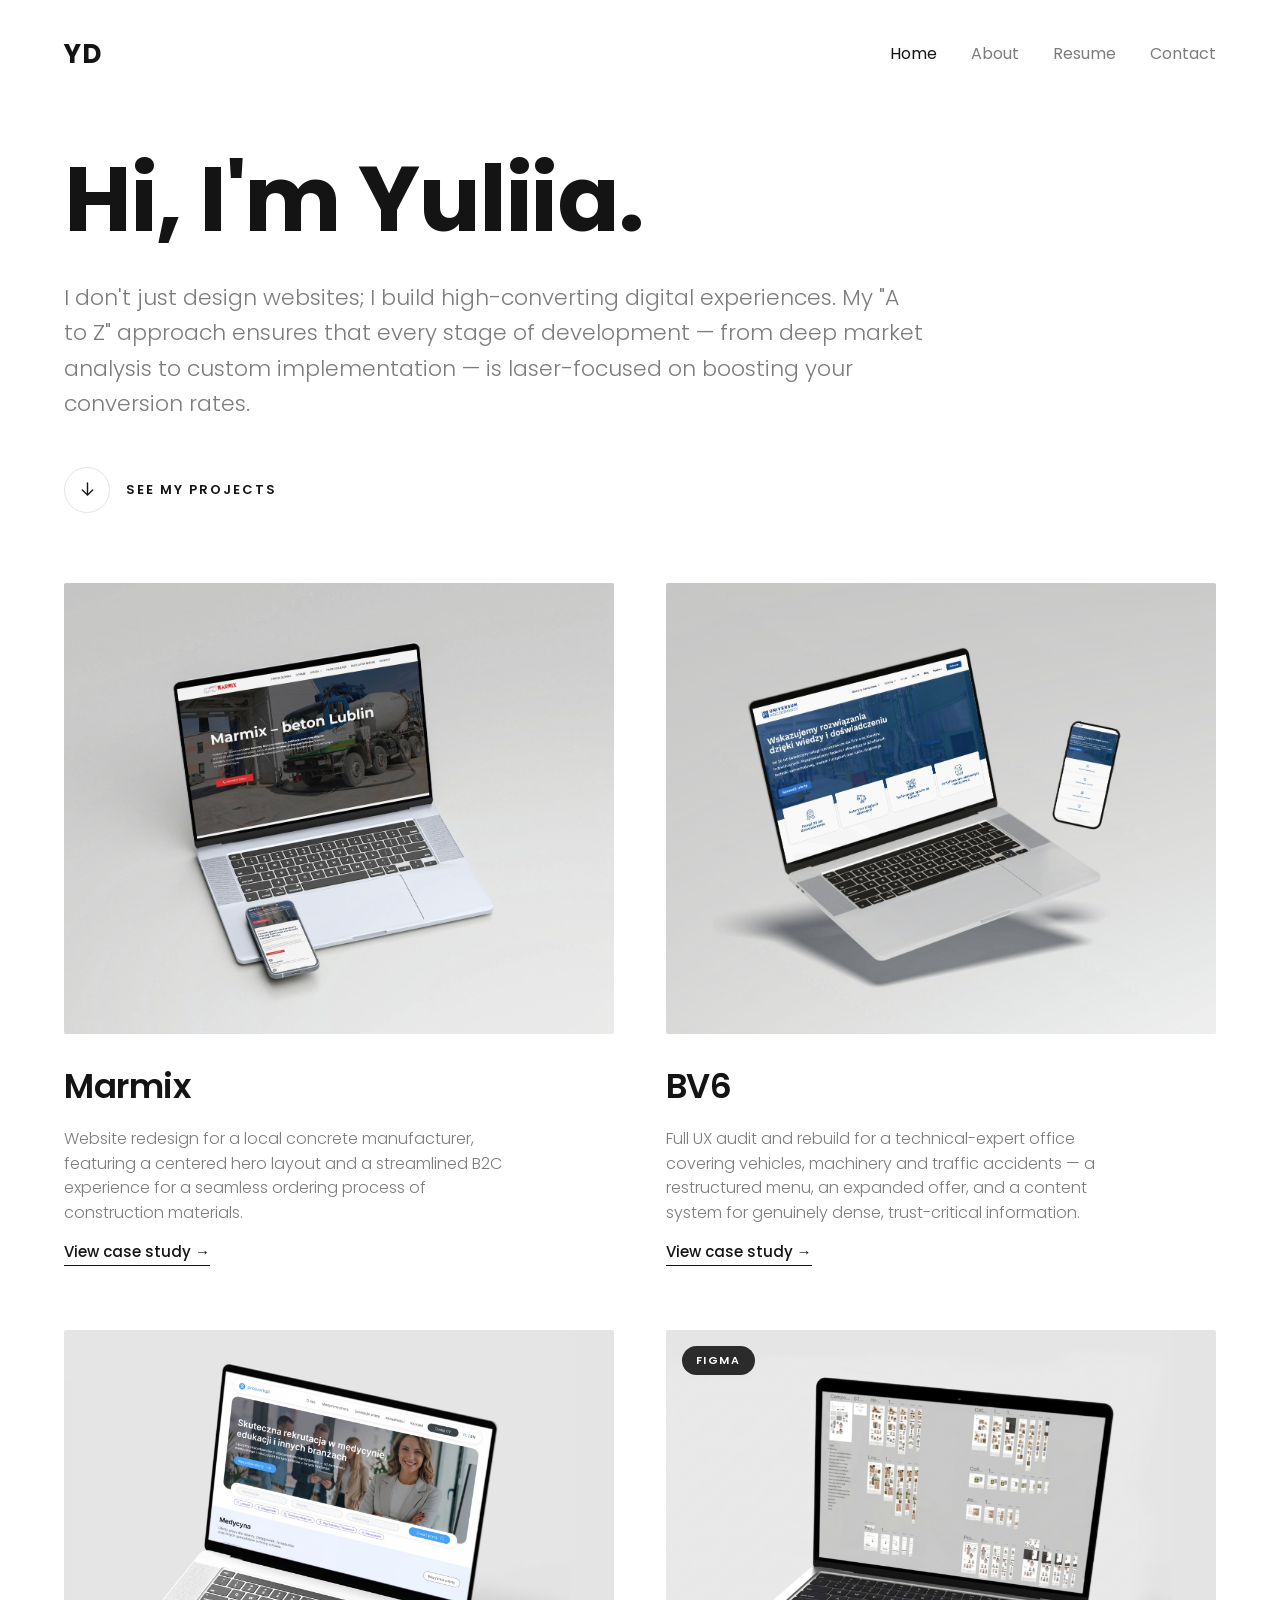
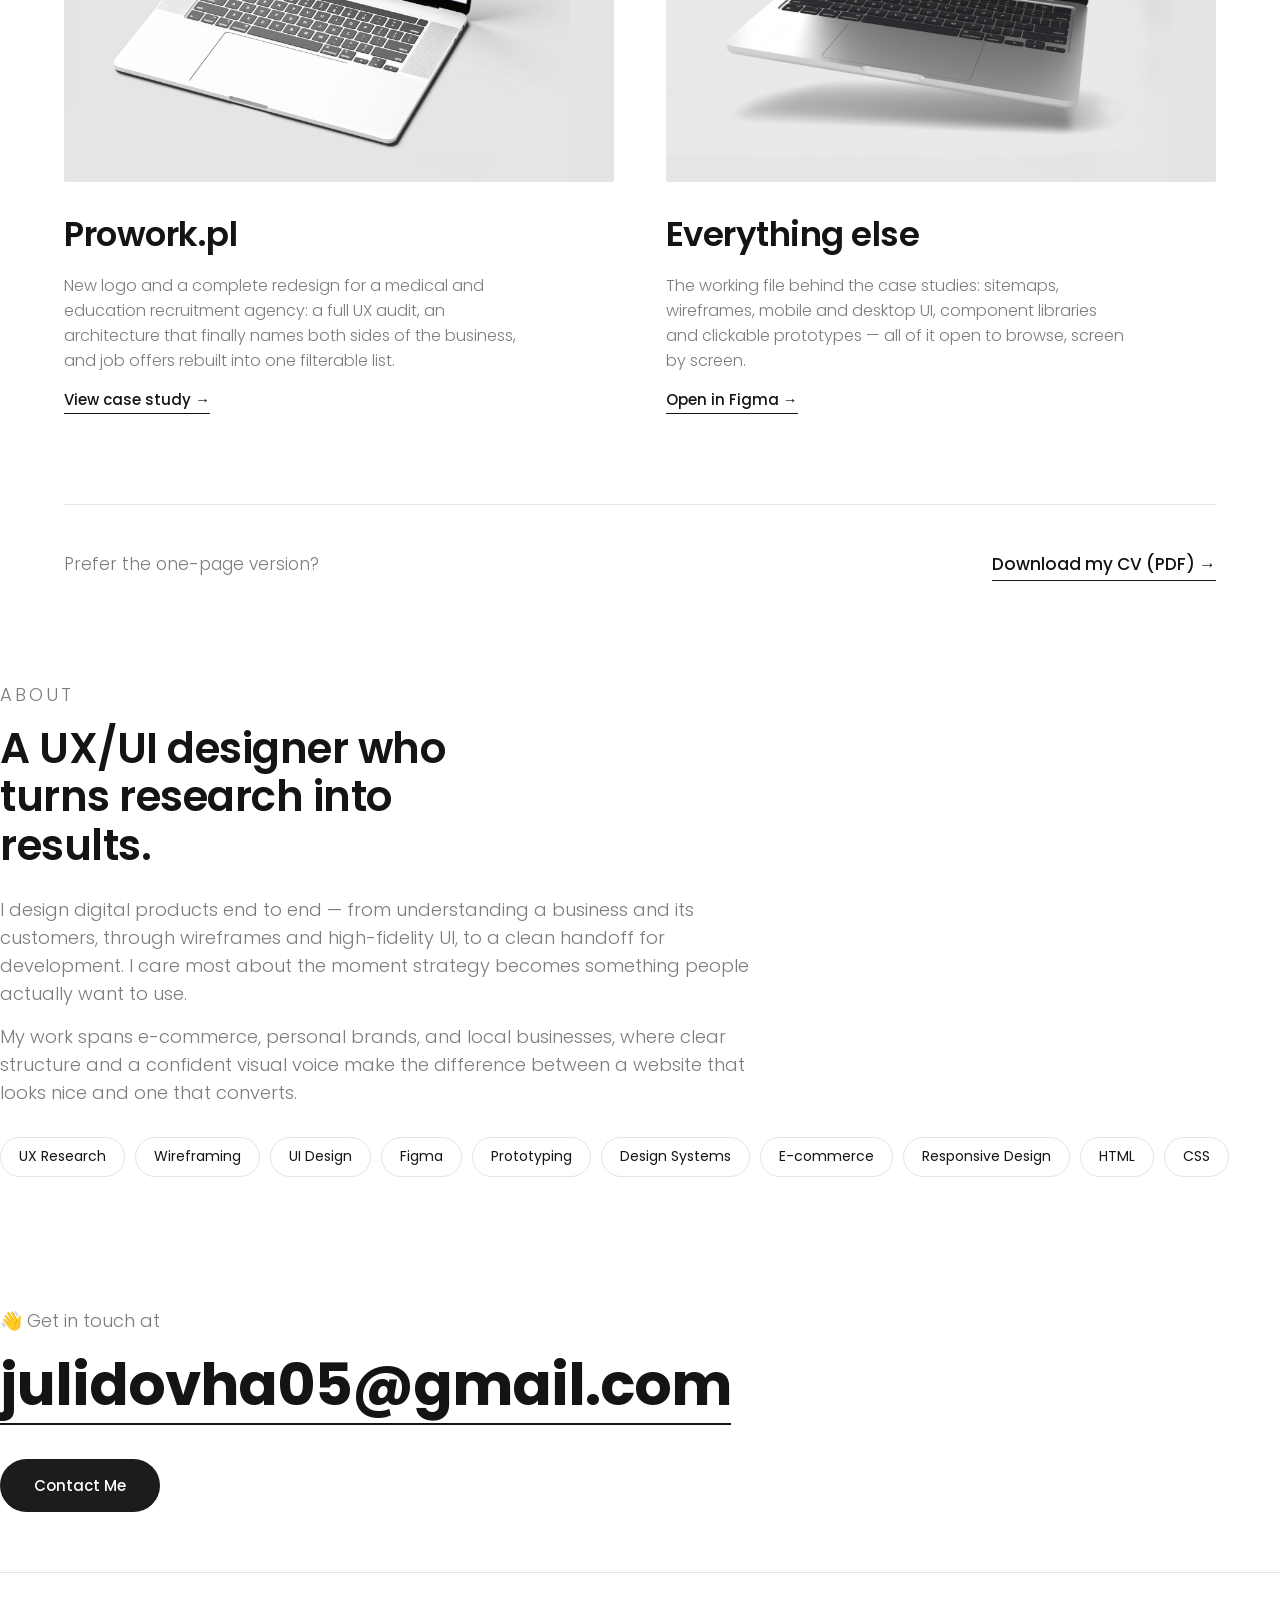
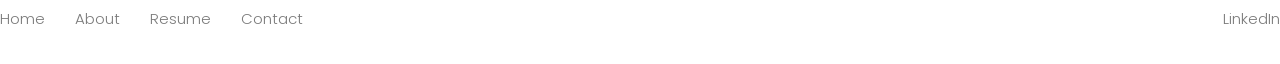
<file: index.html>
<!DOCTYPE html>
<html lang="en">
<head>
<meta charset="UTF-8">
<meta name="viewport" content="width=device-width, initial-scale=1.0">
<meta name="robots" content="noindex, nofollow">
<title>Yuliia Dovha — UX/UI Designer</title>
<meta name="description" content="Yuliia Dovha — UX/UI Designer. I build high-converting digital experiences from market analysis to custom implementation.">
<link rel="stylesheet" href="style.css">
</head>
<body>

<header class="wrap nav">
  <a href="index.html" class="logo">YD</a>
  <button class="nav-toggle" aria-label="Menu">☰</button>
  <nav class="nav-links">
    <a href="index.html" class="active">Home</a>
    <a href="#about">About</a>
    <a href="Yuliia-Dovha-CV.pdf" class="resume-link" target="_blank" rel="noopener">Resume</a>
    <a href="#contact">Contact</a>
  </nav>
</header>

<main>
  <!-- HERO -->
  <section class="wrap hero">
    <h1 class="reveal">Hi, I'm Yuliia.</h1>
    <p class="reveal">I don't just design websites; I build high-converting digital experiences.
    My "A to Z" approach ensures that every stage of development — from deep market
    analysis to custom implementation — is laser-focused on boosting your conversion rates.</p>

    <a class="scroll-cue reveal" href="#projects">
      <span class="cue-dot" aria-hidden="true">
        <svg viewBox="0 0 16 16"><path d="M8 1v13M2.5 8.5 8 14l5.5-5.5" stroke-linecap="round" stroke-linejoin="round"/></svg>
      </span>
      <span>See my projects</span>
    </a>
  </section>

  <!-- PROJECTS -->
  <section id="projects" class="wrap">
    <div class="projects">

      <a href="marmix.html" class="project reveal">
        <div class="project-thumb">
          <img src="marmix-hero.jpg" alt="Marmix homepage shown on a MacBook and phone">
        </div>
        <h3>Marmix</h3>
        <p>Website redesign for a local concrete manufacturer, featuring a centered hero
        layout and a streamlined B2C experience for a seamless ordering process of
        construction materials.</p>
        <span class="more">View case study →</span>
      </a>

      <a href="bv6.html" class="project reveal">
        <div class="project-thumb">
          <img src="bv6-hero.jpg" alt="BV6 homepage shown on a laptop and phones">
        </div>
        <h3>BV6</h3>
        <p>Full UX audit and rebuild for a technical-expert office covering vehicles, machinery
        and traffic accidents — a restructured menu, an expanded offer, and a content system for
        genuinely dense, trust-critical information.</p>
        <span class="more">View case study →</span>
      </a>

      <a href="prowork.html" class="project reveal">
        <div class="project-thumb">
          <img src="prowork-hero.jpg" alt="Prowork.pl homepage shown on a MacBook">
        </div>
        <h3>Prowork.pl</h3>
        <p>New logo and a complete redesign for a medical and education recruitment agency:
        a full UX audit, an architecture that finally names both sides of the business, and
        job offers rebuilt into one filterable list.</p>
        <span class="more">View case study →</span>
      </a>

      <a href="https://www.figma.com/design/InLUHViWf3izsoIkYblYzh/Portfolio?t=PLNjWqkeh9v2emWD-0"
         class="project reveal" target="_blank" rel="noopener">
        <div class="project-thumb is-figma">
          <span class="thumb-tag">Figma</span>
          <img src="figma-all-projects.jpg" alt="Figma canvas with wireframes, user flows and UI screens, shown on a MacBook">
        </div>
        <h3>Everything else</h3>
        <p>The working file behind the case studies: sitemaps, wireframes, mobile and
        desktop UI, component libraries and clickable prototypes — all of it open to
        browse, screen by screen.</p>
        <span class="more">Open in Figma →</span>
      </a>

    </div>

    <!-- FIGMA: all projects -->
    <div class="all-projects reveal">
      <p>Prefer the one-page version?</p>
      <a class="figma" href="Yuliia-Dovha-CV.pdf" target="_blank" rel="noopener">Download my CV (PDF) →</a>
    </div>
  </section>

  <!-- ABOUT -->
  <section id="about" class="wrap about">
    <p class="eyebrow reveal">About</p>
    <h2 class="reveal">A UX/UI designer who turns research into results.</h2>
    <p class="reveal">I design digital products end to end — from understanding a business
    and its customers, through wireframes and high-fidelity UI, to a clean handoff for
    development. I care most about the moment strategy becomes something people actually
    want to use.</p>
    <p class="reveal">My work spans e-commerce, personal brands, and local businesses,
    where clear structure and a confident visual voice make the difference between a
    website that looks nice and one that converts.</p>
    <div class="skills reveal">
      <span>UX Research</span>
      <span>Wireframing</span>
      <span>UI Design</span>
      <span>Figma</span>
      <span>Prototyping</span>
      <span>Design Systems</span>
      <span>E-commerce</span>
      <span>Responsive Design</span>
      <span>HTML</span>
      <span>CSS</span>
    </div>
  </section>

  <!-- CONTACT -->
  <section id="contact" class="wrap contact">
    <p class="hi reveal">👋 Get in touch at</p>
    <a class="mail reveal" href="mailto:julidovha05@gmail.com">julidovha05@gmail.com</a>
    <div class="reveal"><a class="btn" href="mailto:julidovha05@gmail.com">Contact Me</a></div>
  </section>
</main>

<footer class="wrap footer">
  <div class="footer-links">
    <a href="index.html">Home</a>
    <a href="#about">About</a>
    <a href="Yuliia-Dovha-CV.pdf" class="resume-link" target="_blank" rel="noopener">Resume</a>
    <a href="#contact">Contact</a>
  </div>
  <div class="social"><a href="#" data-linkedin target="_blank" rel="noopener">LinkedIn</a></div>
</footer>

<script>
  // mobile menu
  const toggle = document.querySelector('.nav-toggle');
  const links = document.querySelector('.nav-links');
  toggle && toggle.addEventListener('click', () => links.classList.toggle('open'));

  // scroll reveal
  const io = new IntersectionObserver((entries) => {
    entries.forEach(e => { if (e.isIntersecting) { e.target.classList.add('in'); io.unobserve(e.target); } });
  }, { threshold: 0.12 });
  document.querySelectorAll('.reveal').forEach(el => io.observe(el));
</script>
</body>
</html>
</file>
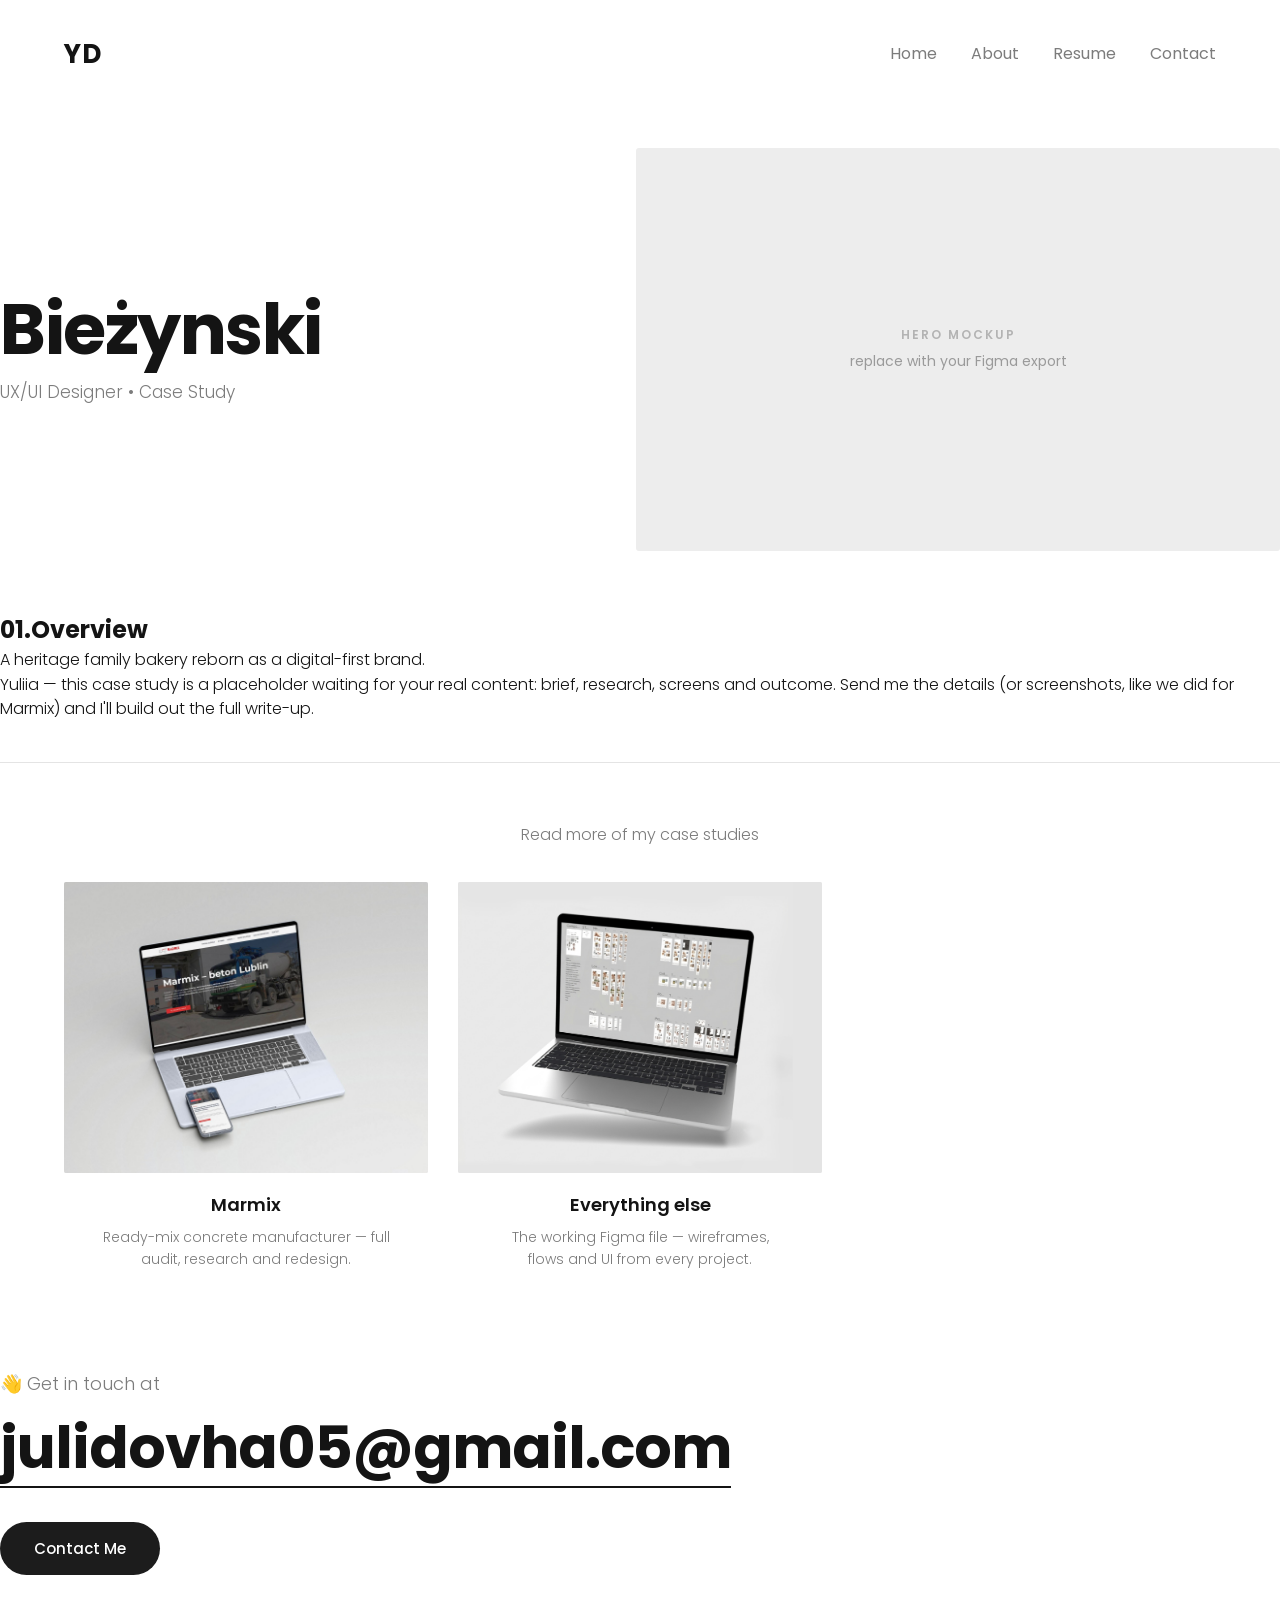
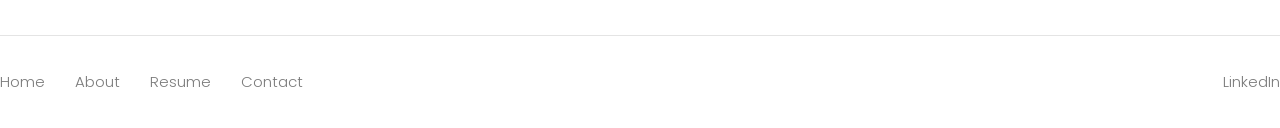
<file: biezynski.html>
<!DOCTYPE html>
<html lang="en">
<head>
<meta charset="UTF-8">
<meta name="viewport" content="width=device-width, initial-scale=1.0">
<meta name="robots" content="noindex, nofollow">
<title>Bieżynski — Case Study | Yuliia Dovha</title>
<meta name="description" content="Bieżynski — UX/UI case study by Yuliia Dovha.">
<link rel="stylesheet" href="style.css">
</head>
<body>

<header class="wrap nav">
  <a href="index.html" class="logo">YD</a>
  <button class="nav-toggle" aria-label="Menu">&#9776;</button>
  <nav class="nav-links">
    <a href="index.html">Home</a>
    <a href="index.html#about">About</a>
    <a href="Yuliia-Dovha-CV.pdf" class="resume-link" target="_blank" rel="noopener">Resume</a>
    <a href="index.html#contact">Contact</a>
  </nav>
</header>

<main>
  <section class="wrap cs-hero">
    <div class="title reveal">
      <h1>Bieżynski</h1>
      <p class="role">UX/UI Designer &bull; Case Study</p>
    </div>
    <div class="cs-shot reveal">
      <div class="thumb-ph"><span>Hero mockup</span>replace with your Figma export</div>
    </div>
  </section>

  <section class="cs-block reveal">
    <h2><span class="num">01.</span>Overview</h2>
    <p>A heritage family bakery reborn as a digital-first brand.</p>
    <span class="note">Yuliia &mdash; this case study is a placeholder waiting for your real content: brief, research, screens and outcome. Send me the details (or screenshots, like we did for Marmix) and I'll build out the full write-up.</span>
  </section>

  <section class="wrap more-cases reveal">
    <p class="h">Read more of my case studies</p>
    <div class="more-grid">
      <a href="marmix.html"><div class="mc-thumb" style="position:relative;overflow:hidden;padding:0;color:transparent;"><img src="marmix-hero.jpg" alt="Marmix homepage shown on a MacBook and phone" style="position:absolute;inset:0;width:100%;height:100%;object-fit:cover;object-position:top center;"></div><h4>Marmix</h4><p>Ready-mix concrete manufacturer &mdash; full audit, research and redesign.</p></a>
      <a href="https://www.figma.com/design/InLUHViWf3izsoIkYblYzh/Portfolio?t=PLNjWqkeh9v2emWD-0" target="_blank" rel="noopener"><div class="mc-thumb" style="position:relative;overflow:hidden;padding:0;color:transparent;"><img src="figma-all-projects.jpg" style="position:absolute;inset:0;width:100%;height:100%;object-fit:cover;object-position:top center;" alt="Figma canvas with wireframes and UI screens, shown on a MacBook"></div><h4>Everything else</h4><p>The working Figma file &mdash; wireframes, flows and UI from every project.</p></a>
    </div>
  </section>

  <section class="wrap contact">
    <p class="hi reveal">&#128075; Get in touch at</p>
    <a class="mail reveal" href="mailto:julidovha05@gmail.com">julidovha05@gmail.com</a>
    <div class="reveal"><a class="btn" href="mailto:julidovha05@gmail.com">Contact Me</a></div>
  </section>
</main>

<footer class="wrap footer">
  <div class="footer-links">
    <a href="index.html">Home</a>
    <a href="index.html#about">About</a>
    <a href="Yuliia-Dovha-CV.pdf" class="resume-link" target="_blank" rel="noopener">Resume</a>
    <a href="index.html#contact">Contact</a>
  </div>
  <div class="social"><a href="#" data-linkedin target="_blank" rel="noopener">LinkedIn</a></div>
</footer>

<script>
  const toggle = document.querySelector('.nav-toggle');
  const links = document.querySelector('.nav-links');
  toggle && toggle.addEventListener('click', () => links.classList.toggle('open'));
  const io = new IntersectionObserver((entries) => {
    entries.forEach(e => { if (e.isIntersecting) { e.target.classList.add('in'); io.unobserve(e.target); } });
  }, { threshold: 0.08 });
  document.querySelectorAll('.reveal').forEach(el => io.observe(el));
</script>
</body>
</html>
</file>
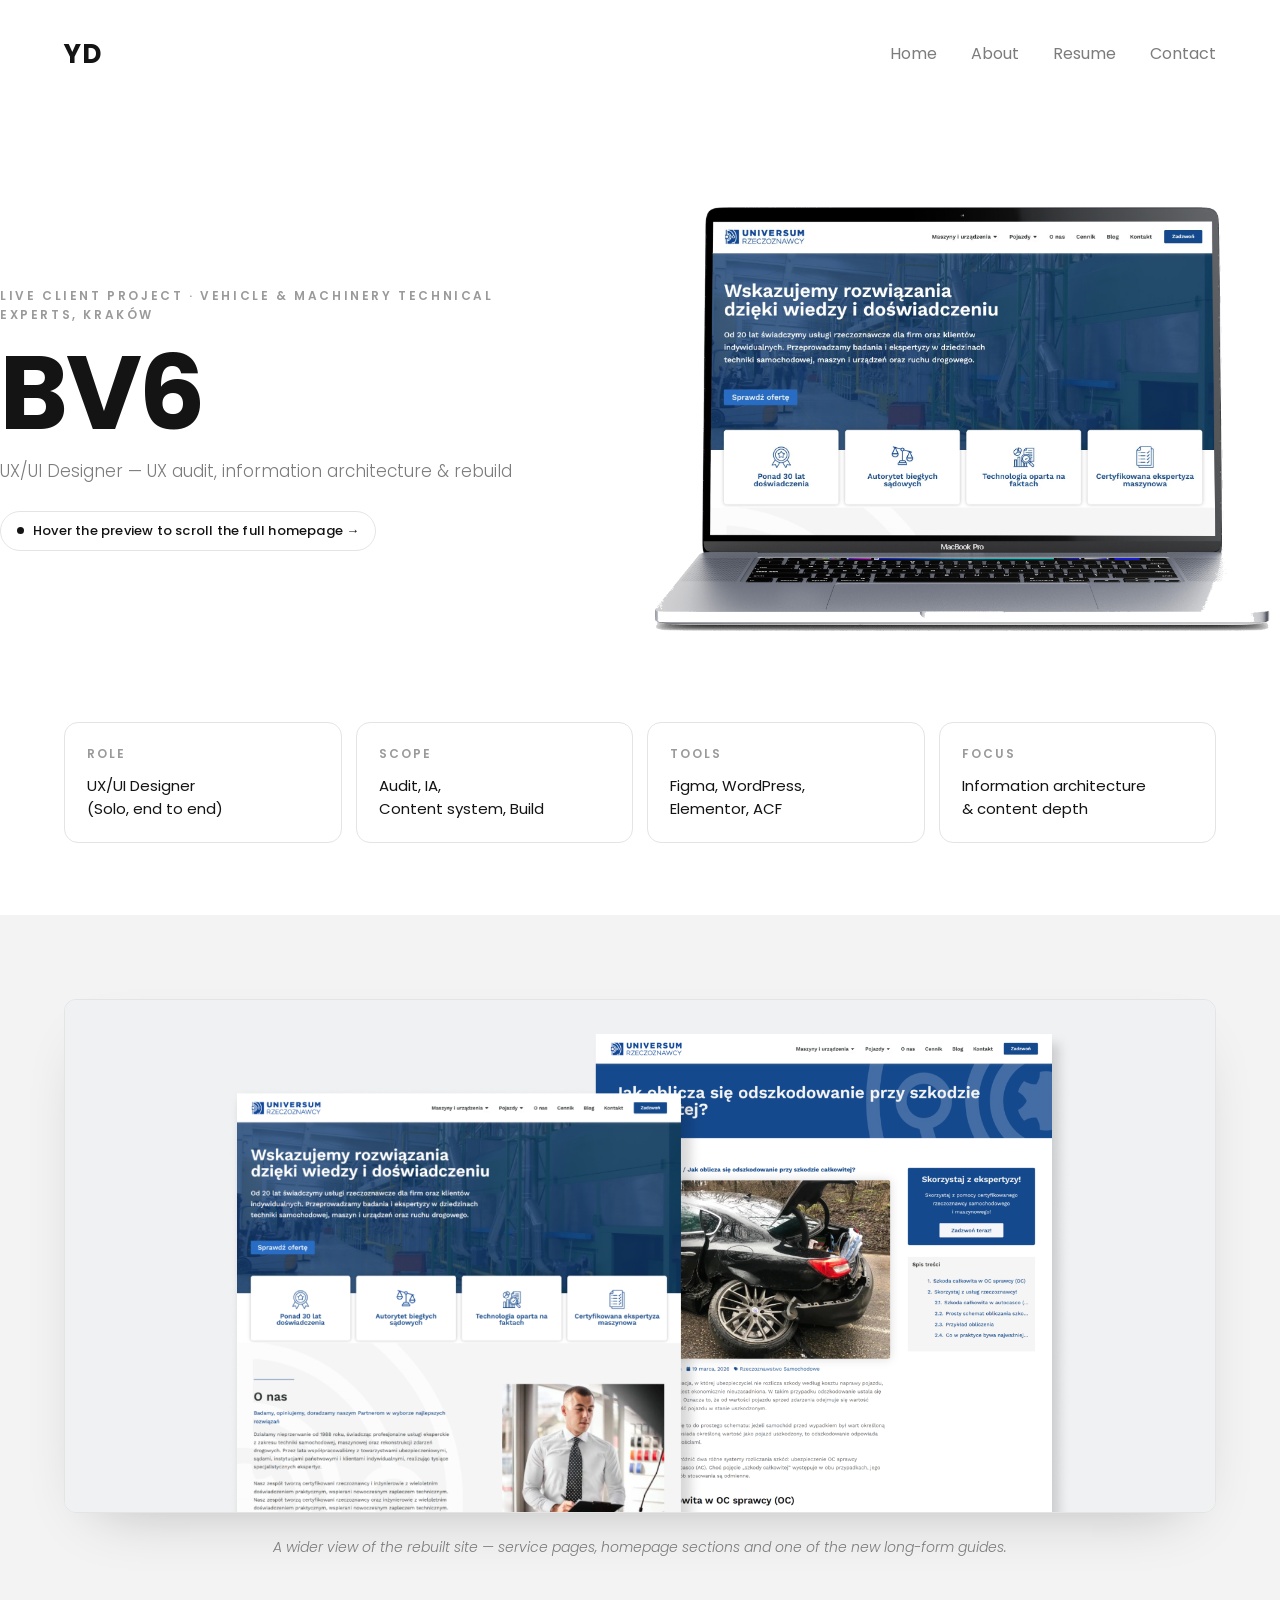
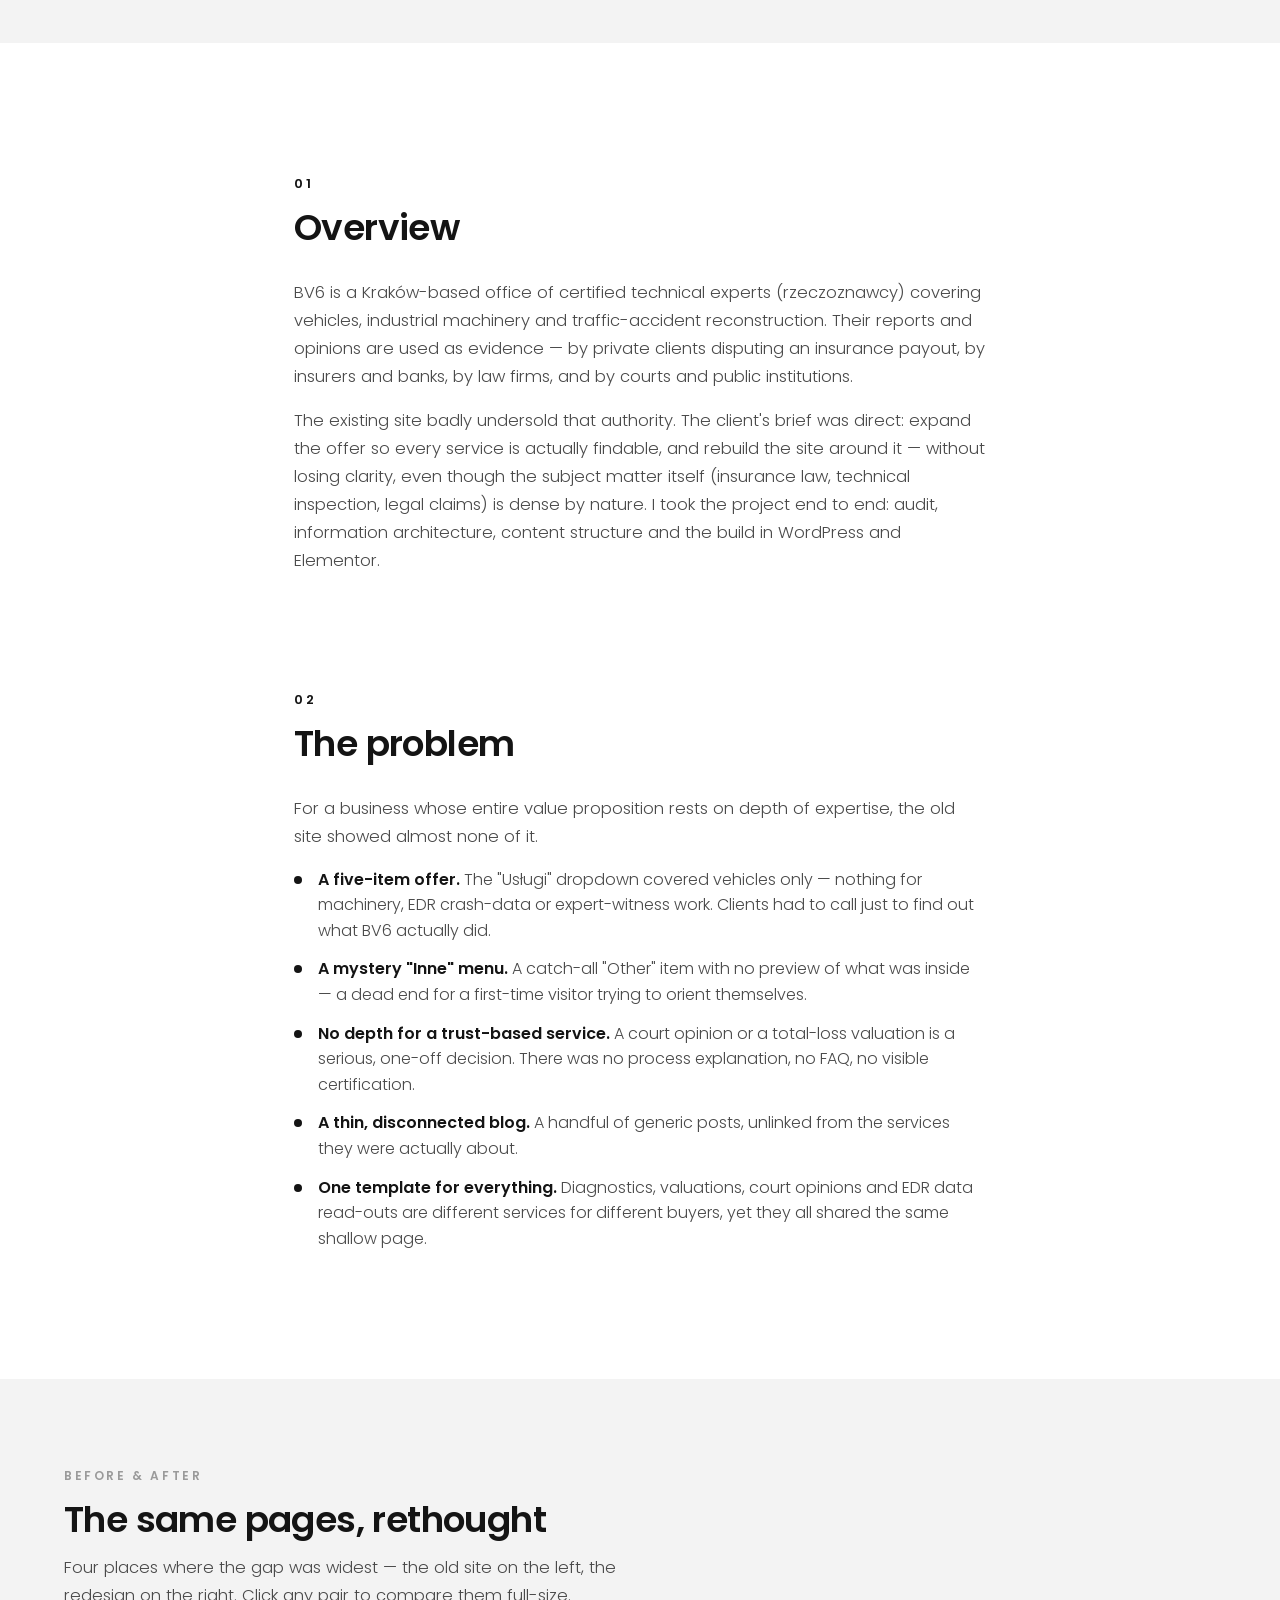
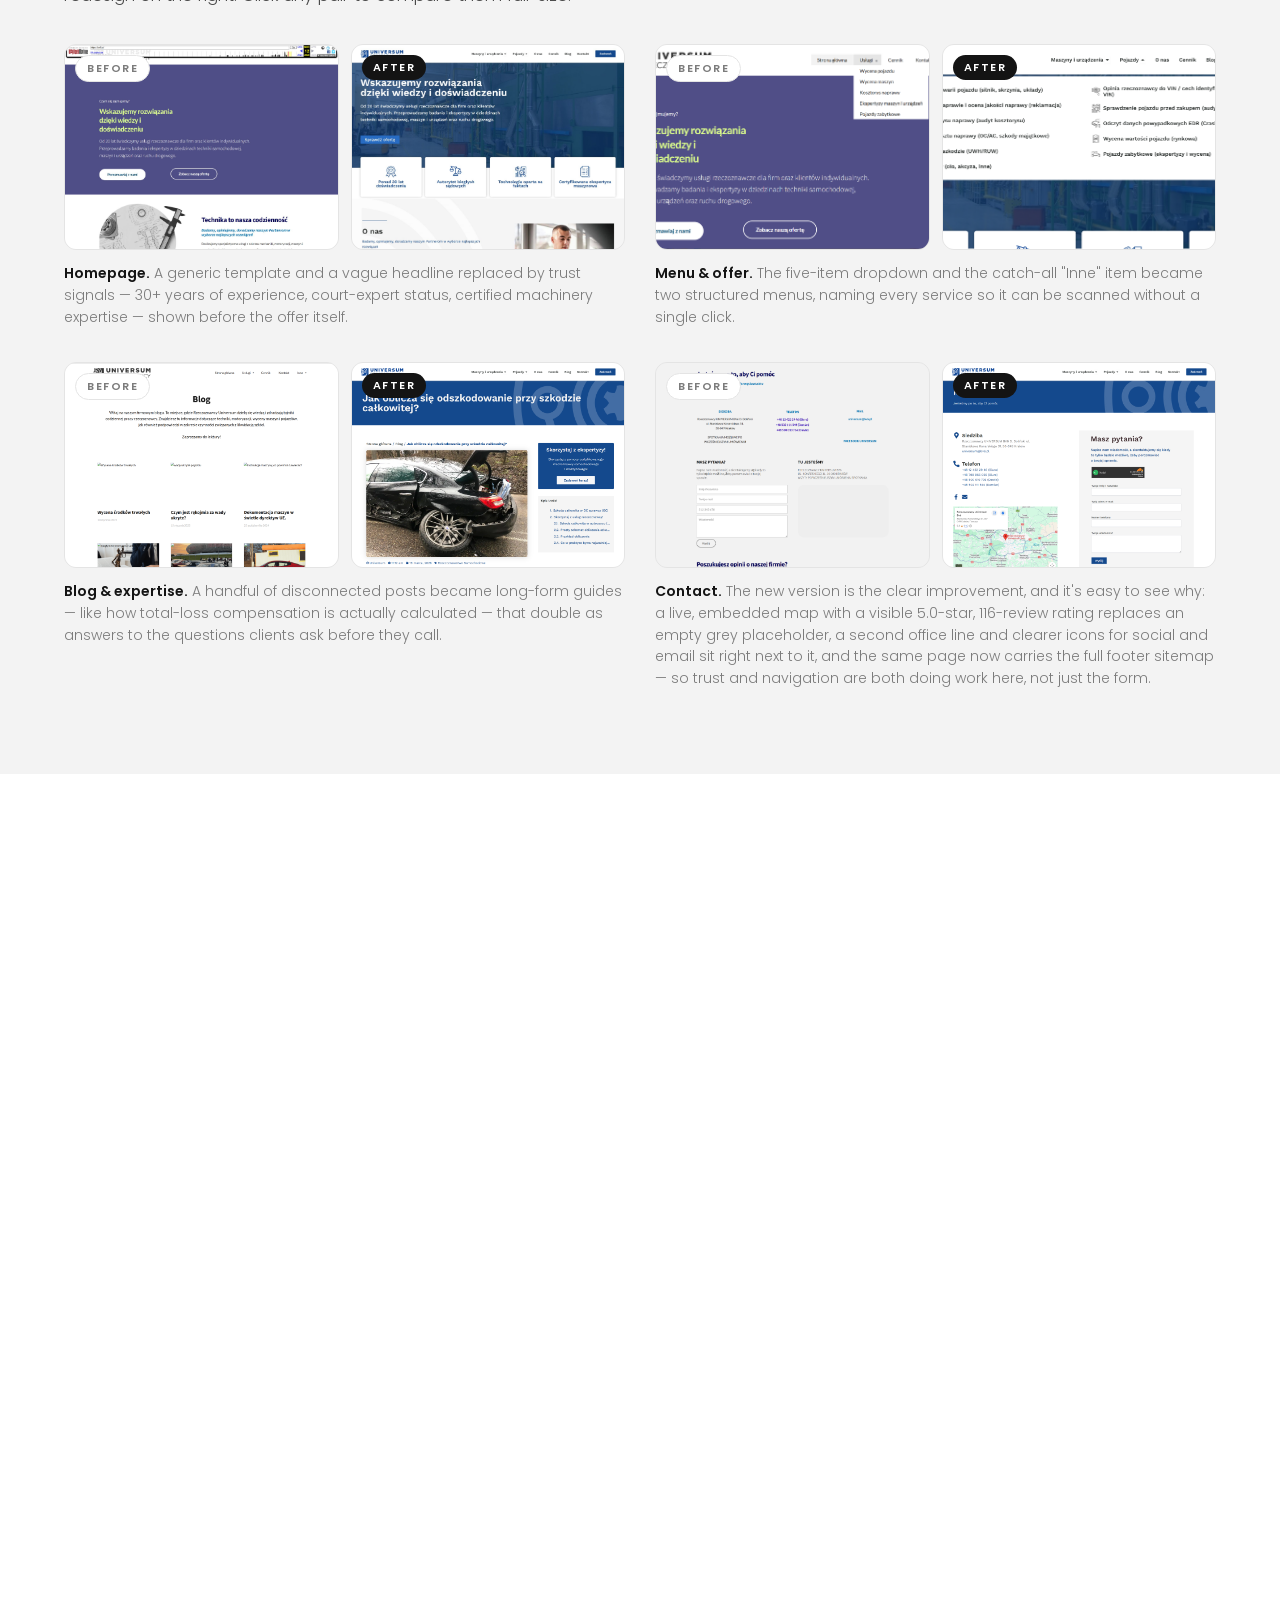
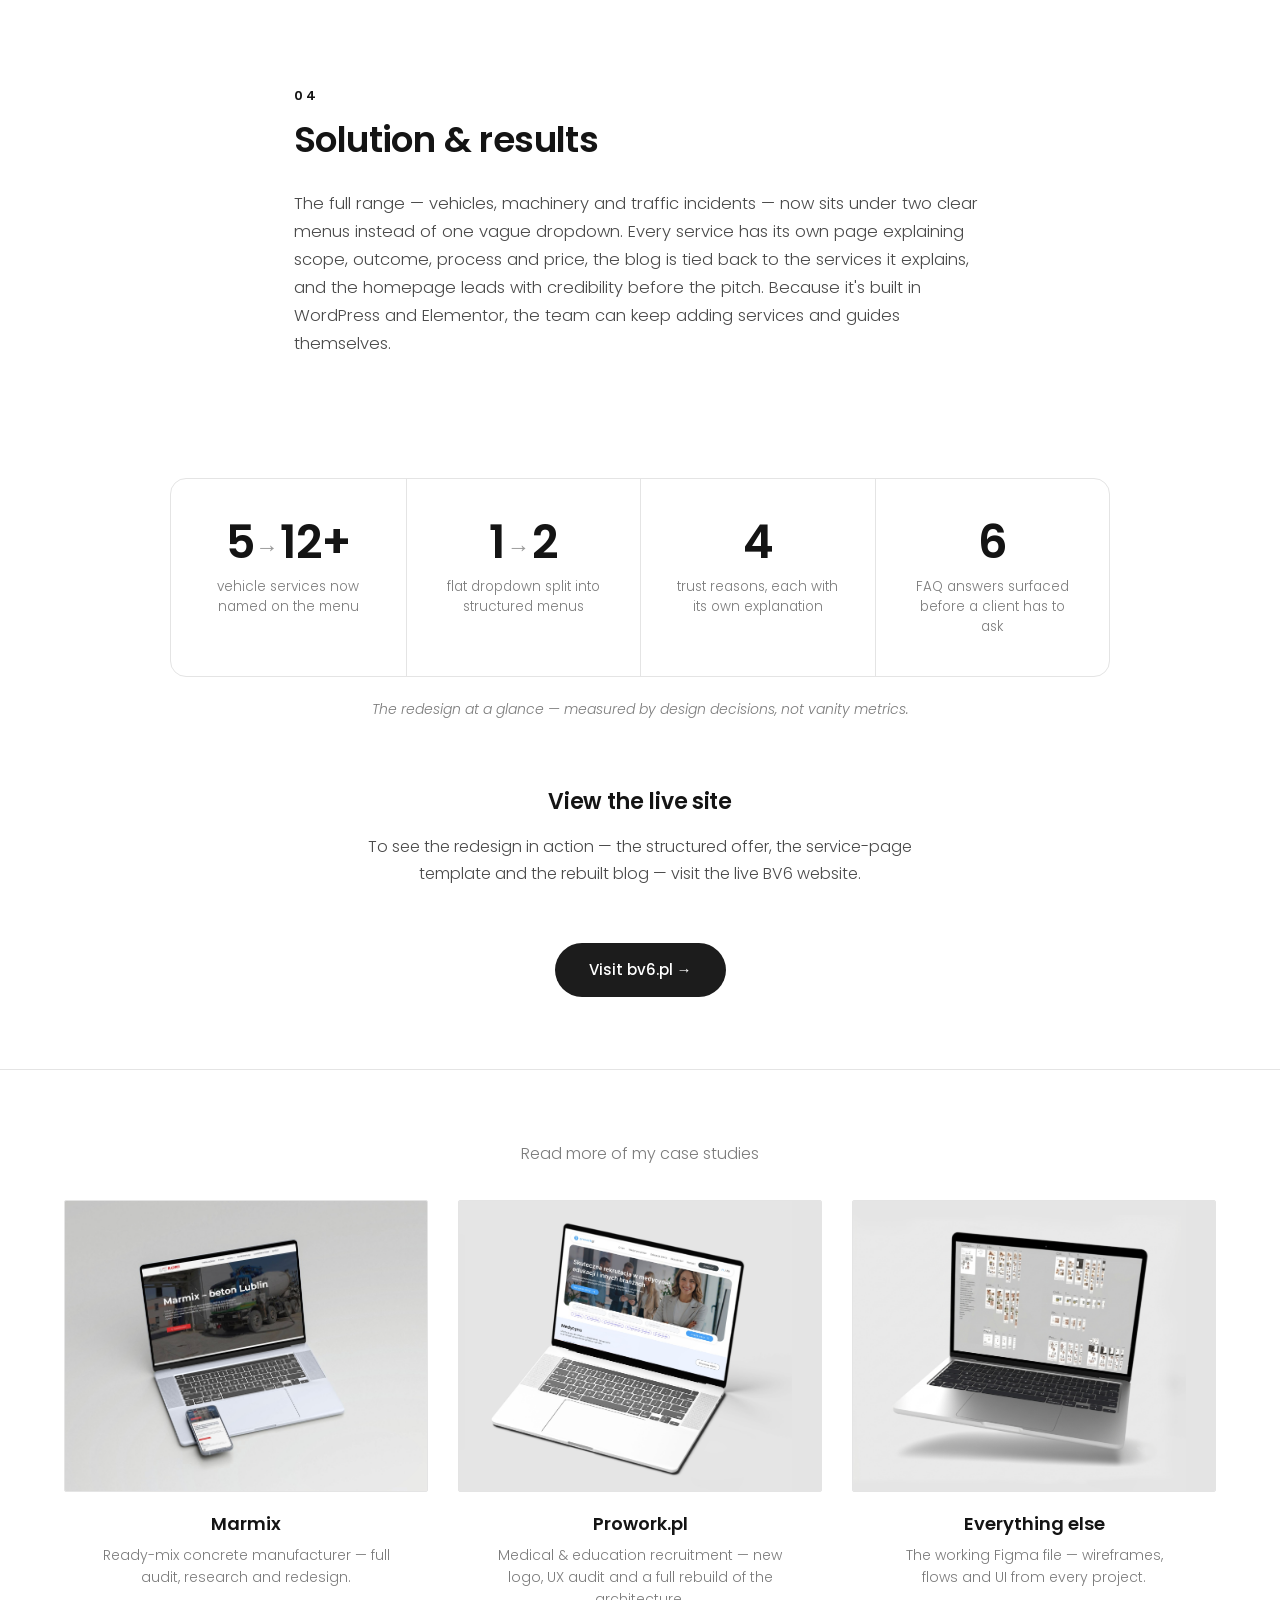
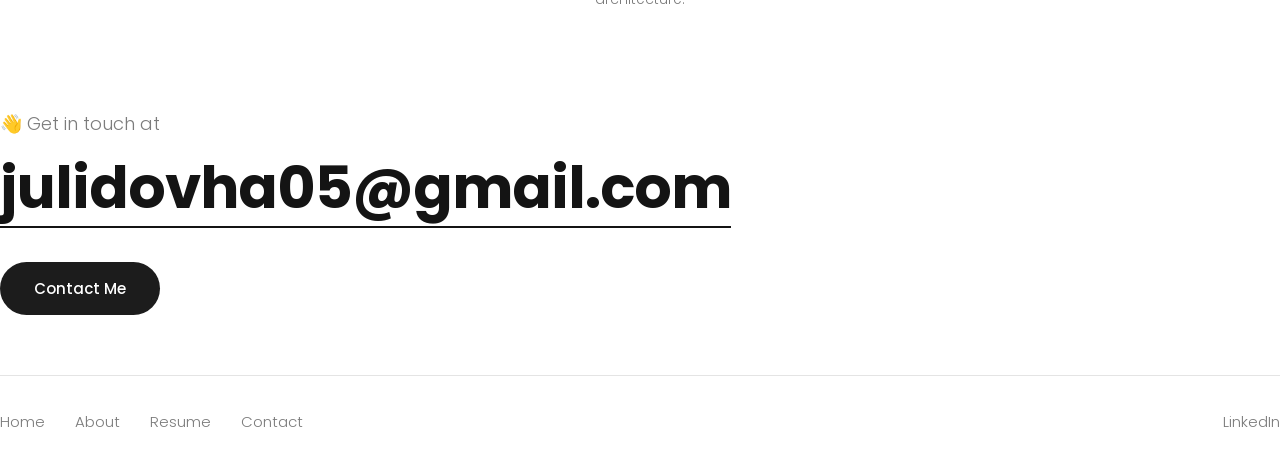
<file: bv6.html>
<!DOCTYPE html>
<html lang="en">
<head>
<meta charset="UTF-8">
<meta name="viewport" content="width=device-width, initial-scale=1.0">
<meta name="robots" content="noindex, nofollow">
<title>BV6 — Case Study | Yuliia Dovha</title>
<meta name="description" content="BV6 — full UX audit and redesign for a technical-expert (rzeczoznawca) office covering vehicles, machinery and traffic accidents. UX/UI case study by Yuliia Dovha: audit, information architecture, content system and build.">
<link rel="stylesheet" href="style.css?v=3">
<link rel="stylesheet" href="marmix-additions.css?v=12">
</head>
<body class="marmix">

<header class="wrap nav">
  <a href="index.html" class="logo">YD</a>
  <button class="nav-toggle" aria-label="Menu">&#9776;</button>
  <nav class="nav-links">
    <a href="index.html">Home</a>
    <a href="index.html#about">About</a>
    <a href="Yuliia-Dovha-CV.pdf" class="resume-link" target="_blank" rel="noopener">Resume</a>
    <a href="index.html#contact">Contact</a>
  </nav>
</header>

<main>

  <!-- HERO -->
  <section class="wrap cs-hero" id="cs-hero">
    <div class="title">
      <span class="hero-kicker">Live client project &middot; Vehicle &amp; machinery technical experts, Krak&oacute;w</span>
      <h1 class="hero-h1"><span>BV6</span></h1>
      <p class="role">UX/UI Designer &mdash; UX audit, information architecture &amp; rebuild</p>
      <p class="scroll-hint">Hover the preview to scroll the full homepage &rarr;</p>
    </div>
    <div class="hero-browser macbook">
      <div class="scroll-shot">
        <img src="bv6-home-new.jpg" alt="BV6 redesigned homepage — full landing page">
      </div>
      <img class="mb-frame" src="macbook.png" alt="" aria-hidden="true">
    </div>
  </section>

  <!-- META -->
  <div class="wrap">
    <div class="cs-meta reveal">
      <div><div class="label">Role</div><div class="val">UX/UI Designer<br>(Solo, end to end)</div></div>
      <div><div class="label">Scope</div><div class="val">Audit, IA,<br>Content system, Build</div></div>
      <div><div class="label">Tools</div><div class="val">Figma, WordPress,<br>Elementor, ACF</div></div>
      <div><div class="label">Focus</div><div class="val">Information architecture<br>&amp; content depth</div></div>
    </div>
  </div>

  <!-- SHOWCASE 1: two windows -->
  <section class="showcase-block reveal">
    <figure class="fullbleed">
      <img src="bv6-overview-2.jpg" alt="BV6 redesign — laptop and mobile views of the rebuilt site">
    </figure>
    <p class="cs-caption">A wider view of the rebuilt site &mdash; service pages, homepage sections and one of the new long-form guides.</p>
  </section>

  <!-- 01 OVERVIEW -->
  <section class="cs-block reveal">
    <header class="sec-head">
      <span class="eyebrow idx">01</span>
      <h2 class="sec-title">Overview</h2>
    </header>
    <p>BV6 is a Krak&oacute;w-based office of certified technical experts (rzeczoznawcy) covering vehicles,
    industrial machinery and traffic-accident reconstruction. Their reports and opinions are used as
    evidence &mdash; by private clients disputing an insurance payout, by insurers and banks, by law
    firms, and by courts and public institutions.</p>
    <p>The existing site badly undersold that authority. The client's brief was direct: expand the
    offer so every service is actually findable, and rebuild the site around it &mdash; without losing
    clarity, even though the subject matter itself (insurance law, technical inspection, legal claims)
    is dense by nature. I took the project end to end: audit, information architecture, content
    structure and the build in WordPress and Elementor.</p>
  </section>

  <!-- 02 PROBLEM -->
  <section class="cs-block reveal">
    <header class="sec-head">
      <span class="eyebrow idx">02</span>
      <h2 class="sec-title">The problem</h2>
    </header>
    <p>For a business whose entire value proposition rests on depth of expertise, the old site showed
    almost none of it.</p>
    <ul class="issue-list">
      <li><strong>A five-item offer.</strong> The "Us&#322;ugi" dropdown covered vehicles only &mdash; nothing for machinery, EDR crash-data or expert-witness work. Clients had to call just to find out what BV6 actually did.</li>
      <li><strong>A mystery "Inne" menu.</strong> A catch-all "Other" item with no preview of what was inside &mdash; a dead end for a first-time visitor trying to orient themselves.</li>
      <li><strong>No depth for a trust-based service.</strong> A court opinion or a total-loss valuation is a serious, one-off decision. There was no process explanation, no FAQ, no visible certification.</li>
      <li><strong>A thin, disconnected blog.</strong> A handful of generic posts, unlinked from the services they were actually about.</li>
      <li><strong>One template for everything.</strong> Diagnostics, valuations, court opinions and EDR data read-outs are different services for different buyers, yet they all shared the same shallow page.</li>
    </ul>
  </section>

  <!-- BEFORE & AFTER -->
  <section class="ba-block reveal">
    <div class="wrap">
      <header class="sec-head">
        <span class="eyebrow">Before &amp; after</span>
        <h2 class="sec-title">The same pages, rethought</h2>
        <p class="sec-lead">Four places where the gap was widest &mdash; the old site on the left, the redesign on the right. Click any pair to compare them full-size.</p>
      </header>

      <div class="ba-grid">
        <figure class="ba-pair">
          <div class="ba-imgs">
            <div class="ba-shot"><span class="ba-tag old">Before</span><img src="bv6-home-old.jpg" alt="BV6 old homepage — generic template and a vague headline"></div>
            <div class="ba-shot"><span class="ba-tag new">After</span><img src="bv6-home-new.jpg" alt="BV6 redesigned homepage — trust signals before the sales pitch"></div>
          </div>
          <figcaption class="ba-cap"><strong>Homepage.</strong> A generic template and a vague headline replaced by trust signals &mdash; 30&#43; years of experience, court-expert status, certified machinery expertise &mdash; shown before the offer itself.</figcaption>
        </figure>

        <figure class="ba-pair">
          <div class="ba-imgs">
            <div class="ba-shot"><span class="ba-tag old">Before</span><img src="bv6-menu-old.jpg" alt="BV6 old menu — five-item dropdown plus a catch-all 'Inne' item"></div>
            <div class="ba-shot"><span class="ba-tag new">After</span><img src="bv6-menu-new.jpg" alt="BV6 redesigned offer — every service named and grouped"></div>
          </div>
          <figcaption class="ba-cap"><strong>Menu &amp; offer.</strong> The five-item dropdown and the catch-all "Inne" item became two structured menus, naming every service so it can be scanned without a single click.</figcaption>
        </figure>

        <figure class="ba-pair">
          <div class="ba-imgs">
            <div class="ba-shot"><span class="ba-tag old">Before</span><img src="bv6-blog-old.jpg" alt="BV6 old blog — a handful of disconnected posts"></div>
            <div class="ba-shot"><span class="ba-tag new">After</span><img src="bv6-blog-new.jpg" alt="BV6 redesigned blog — a long-form guide on total-loss compensation"></div>
          </div>
          <figcaption class="ba-cap"><strong>Blog &amp; expertise.</strong> A handful of disconnected posts became long-form guides &mdash; like how total-loss compensation is actually calculated &mdash; that double as answers to the questions clients ask before they call.</figcaption>
        </figure>

        <figure class="ba-pair">
          <div class="ba-imgs">
            <div class="ba-shot"><span class="ba-tag old">Before</span><img src="bv6-kontakt-old.jpg" alt="BV6 old contact page — a plain form and an empty map placeholder"></div>
            <div class="ba-shot"><span class="ba-tag new">After</span><img src="bv6-kontakt-new.jpg" alt="BV6 redesigned contact page — a live map, a 5.0 rating and named phone lines"></div>
          </div>
          <figcaption class="ba-cap"><strong>Contact.</strong> The new version is the clear improvement, and it's easy to see why: a live, embedded map with a visible 5.0-star, 116-review rating replaces an empty grey placeholder, a second office line and clearer icons for social and email sit right next to it, and the same page now carries the full footer sitemap &mdash; so trust and navigation are both doing work here, not just the form.</figcaption>
        </figure>
      </div>
    </div>
  </section>

  <!-- WHO IT'S FOR -->
  <section class="cs-block reveal">
    <header class="sec-head">
      <span class="eyebrow">Who it's for</span>
      <h2 class="sec-title">Two very different buyers</h2>
      <p class="sec-lead">Every decision traced back to one of these two people. They arrive with different questions and different stakes, so the site had to serve both without slowing either down.</p>
    </header>
    <div class="persona-grid">
      <div class="persona">
        <span class="persona-tag">Buyer 01</span>
        <h3>The individual client</h3>
        <p class="persona-role">Disputing a payout or valuing their own car or machine.</p>
        <ul>
          <li>Often reaching out right after an accident or a rejected claim</li>
          <li>Needs plain-language reassurance before technical detail</li>
          <li>Wants to know the process and price before picking up the phone</li>
        </ul>
      </div>
      <div class="persona">
        <span class="persona-tag">Buyer 02</span>
        <h3>The professional client</h3>
        <p class="persona-role">Insurers, banks, law firms and public institutions.</p>
        <ul>
          <li>Needs a named service that matches a specific procedure, not a vague pitch</li>
          <li>Cares about certification, court-expert status and documentation</li>
          <li>Orders repeatedly, so a clear structure saves real time</li>
        </ul>
      </div>
    </div>
  </section>

  <!-- 03 DESIGN PROCESS -->
  <section class="cs-block reveal">
    <header class="sec-head">
      <span class="eyebrow idx">03</span>
      <h2 class="sec-title">Design process</h2>
    </header>
    <p>I ran a heuristic audit of the old site, then mapped out everything the client actually offers
    &mdash; most of which had never made it onto the old menu at all.</p>
    <ol class="steps">
      <li><span class="s-k">Audit &amp; research</span> A heuristic review of the old site against what insurers, courts and machinery buyers actually need to trust an expert opinion.</li>
      <li><span class="s-k">Information architecture</span> One flat "Us&#322;ugi" dropdown and a vague "Inne" item split into two structured menus &mdash; Maszyny i urz&#261;dzenia and Pojazdy &mdash; naming every real service instead of hiding it.</li>
      <li><span class="s-k">Content system</span> One repeatable template for every service &mdash; scope, outcome, step-by-step process, pricing, FAQ &mdash; so a dozen-plus new pages could be built without reinventing the layout each time.</li>
      <li><span class="s-k">UI &amp; build</span> Wireframes to hi-fi in Figma, shipped in WordPress and Elementor, alongside a blog restructured to actually connect to the services it explains.</li>
    </ol>
  </section>

  <!-- SHOWCASE 2: six views -->
  <section class="showcase-block reveal">
    <figure class="fullbleed">
      <img src="bv6-overview-1.jpg" alt="Overview of the redesigned BV6 site — six key screens in one view">
    </figure>
    <p class="cs-caption">The final approved designs &mdash; homepage, service pages, the rebuilt blog and contact, in one view.</p>
  </section>

  <!-- KEY DECISIONS, VISUALISED -->
  <section class="cs-block reveal">
    <header class="sec-head">
      <span class="eyebrow">Key decisions, visualised</span>
      <h2 class="sec-title">From one vague item to a named, structured offer</h2>
    </header>

    <div class="artifact">
      <span class="artifact-h">Information architecture &mdash; a flat dropdown split into two named menus</span>
      <div class="ia">
        <div class="ia-col">
          <span class="ia-k">Before &mdash; 1 dropdown, 5 items + "Inne"</span>
          <ul class="ia-list old">
            <li>Wycena pojazdu</li>
            <li>Wycena maszyn</li>
            <li>Kosztorys naprawy</li>
            <li>Ekspertyzy maszyn i urz&#261;dze&#324;</li>
            <li>Pojazdy zabytkowe</li>
            <li>Inne <em>&mdash; content unknown until clicked</em></li>
          </ul>
        </div>
        <div class="ia-arrow" aria-hidden="true">&rarr;</div>
        <div class="ia-col">
          <span class="ia-k">After &mdash; 2 menus, 12+ named services</span>
          <ul class="ia-list new">
            <li>Maszyny i urz&#261;dzenia <em>&mdash; own structured menu</em></li>
            <li>Diagnoza usterek i awarii pojazdu</li>
            <li>Wycena szkody i kosztu naprawy</li>
            <li>Weryfikacja kosztorysu naprawy</li>
            <li>Odczyt danych powypadkowych EDR</li>
            <li>Opinia rzeczoznawcy do VIN</li>
            <li>&hellip; and 7 more, each named and one click away</li>
          </ul>
        </div>
      </div>
    </div>

    <div class="artifact">
      <span class="artifact-h">Finding the right expert &mdash; three clear steps</span>
      <div class="flow">
        <div class="flow-step">
          <span class="fs-n">1</span>
          <h4>Find the service by name</h4>
          <p>Scan a structured menu instead of guessing what "Inne" might contain.</p>
        </div>
        <div class="flow-sep" aria-hidden="true">&rarr;</div>
        <div class="flow-step">
          <span class="fs-n">2</span>
          <h4>Read scope, process &amp; price</h4>
          <p>Every service page answers what's covered, how it runs and what it costs.</p>
        </div>
        <div class="flow-sep" aria-hidden="true">&rarr;</div>
        <div class="flow-step">
          <span class="fs-n">3</span>
          <h4>Call or send the details</h4>
          <p>One clear call-to-action, backed by a contact form and map.</p>
        </div>
      </div>
    </div>
  </section>

  <!-- MOBILE / RESPONSIVE -->
  <section class="mobile-block reveal">
    <div class="wrap mobile-inner">
      <div class="mobile-copy">
        <span class="eyebrow">Responsive</span>
        <h2 class="sec-title">Designed for the phone that's already in hand</h2>
        <p>Many clients land on BV6 straight after a collision, or while comparing valuations on the
        go &mdash; not sitting at a desk. The menu, the click-to-call and every service page had to
        stay legible and tappable, so the dense technical content doesn't turn into a wall of text on
        a small screen.</p>
      </div>
      <div class="mobile-mock">
        <img class="mobile-phones" src="bv6-phones.png" alt="BV6 site floating on two phones, background removed — the homepage and the map/contact section">
      </div>
    </div>
  </section>

  <!-- 05 SOLUTION & RESULTS -->
  <section class="cs-block reveal">
    <header class="sec-head">
      <span class="eyebrow idx">04</span>
      <h2 class="sec-title">Solution &amp; results</h2>
    </header>
    <p>The full range &mdash; vehicles, machinery and traffic incidents &mdash; now sits under two
    clear menus instead of one vague dropdown. Every service has its own page explaining scope,
    outcome, process and price, the blog is tied back to the services it explains, and the homepage
    leads with credibility before the pitch. Because it's built in WordPress and Elementor, the team
    can keep adding services and guides themselves.</p>
  </section>

  <div class="wrap">
    <div class="stats reveal">
      <div class="stat"><div class="stat-n">5<span class="op">&rarr;</span>12+</div><div class="stat-l">vehicle services now named on the menu</div></div>
      <div class="stat"><div class="stat-n">1<span class="op">&rarr;</span>2</div><div class="stat-l">flat dropdown split into structured menus</div></div>
      <div class="stat"><div class="stat-n">4</div><div class="stat-l">trust reasons, each with its own explanation</div></div>
      <div class="stat"><div class="stat-n">6</div><div class="stat-l">FAQ answers surfaced before a client has to ask</div></div>
    </div>
    <p class="cs-caption">The redesign at a glance &mdash; measured by design decisions, not vanity metrics.</p>
  </div>

  <!-- VIEW THE LIVE SITE -->
  <section class="wrap live-site reveal">
    <h3>View the live site</h3>
    <p>To see the redesign in action &mdash; the structured offer, the service-page template and the
    rebuilt blog &mdash; visit the live BV6 website.</p>
    <a class="btn" href="https://bv6.pl" target="_blank" rel="noopener">Visit bv6.pl &rarr;</a>
  </section>

  <!-- MORE CASE STUDIES -->
  <section class="wrap more-cases reveal">
    <p class="h">Read more of my case studies</p>
    <div class="more-grid">
      <a class="mc" href="marmix.html">
        <div class="mc-thumb has-img"><img class="mc-img" src="marmix-hero.jpg" alt="Marmix homepage shown on a MacBook and phone"></div>
        <h4>Marmix</h4><p>Ready-mix concrete manufacturer &mdash; full audit, research and redesign.</p>
      </a>
      <a class="mc" href="prowork.html">
        <div class="mc-thumb has-img"><img class="mc-img" src="prowork-hero.jpg" alt="Prowork.pl homepage shown on a MacBook"></div>
        <h4>Prowork.pl</h4><p>Medical &amp; education recruitment &mdash; new logo, UX audit and a full rebuild of the architecture.</p>
      </a>
      <a class="mc" href="https://www.figma.com/design/InLUHViWf3izsoIkYblYzh/Portfolio?t=PLNjWqkeh9v2emWD-0" target="_blank" rel="noopener">
        <div class="mc-thumb has-img"><img class="mc-img" src="figma-all-projects.jpg" alt="Figma canvas with wireframes and UI screens, shown on a MacBook"></div>
        <h4>Everything else</h4><p>The working Figma file &mdash; wireframes, flows and UI from every project.</p>
      </a>
    </div>
  </section>

  <!-- CONTACT -->
  <section class="wrap contact">
    <p class="hi reveal">&#128075; Get in touch at</p>
    <a class="mail reveal" href="mailto:julidovha05@gmail.com">julidovha05@gmail.com</a>
    <div class="reveal"><a class="btn" href="mailto:julidovha05@gmail.com">Contact Me</a></div>
  </section>
</main>

<!-- BEFORE/AFTER LIGHTBOX -->
<div class="lightbox" id="lightbox">
  <button class="lb-close" id="lbClose" aria-label="Close">&times;</button>
  <div class="lb-inner">
    <figure class="lb-fig"><span class="ba-tag old">Before</span><img id="lbImgOld" alt=""></figure>
    <figure class="lb-fig"><span class="ba-tag new">After</span><img id="lbImgNew" alt=""></figure>
  </div>
  <p class="lb-cap" id="lbCap"></p>
  <p class="lb-hint">Click outside the images, press Esc, or use the &times; button to close.</p>
</div>

<footer class="wrap footer">
  <div class="footer-links">
    <a href="index.html">Home</a>
    <a href="index.html#about">About</a>
    <a href="Yuliia-Dovha-CV.pdf" class="resume-link" target="_blank" rel="noopener">Resume</a>
    <a href="index.html#contact">Contact</a>
  </div>
  <div class="social"><a href="#" data-linkedin target="_blank" rel="noopener">LinkedIn</a></div>
</footer>

<script>
  const toggle = document.querySelector('.nav-toggle');
  const links = document.querySelector('.nav-links');
  toggle && toggle.addEventListener('click', () => links.classList.toggle('open'));
  const io = new IntersectionObserver((entries) => {
    entries.forEach(e => { if (e.isIntersecting) { e.target.classList.add('in'); io.unobserve(e.target); } });
  }, { threshold: 0.08 });
  document.querySelectorAll('.reveal').forEach(el => io.observe(el));

  // Measure the laptop screen window so the hover auto-scroll lands exactly
  // at the bottom of the page, at any screen size.
  function setScreenHeight() {
    document.querySelectorAll('.scroll-shot').forEach(s => {
      s.style.setProperty('--sh', Math.round(s.clientHeight) + 'px');
    });
  }
  setScreenHeight();
  window.addEventListener('resize', setScreenHeight);
  window.addEventListener('load', setScreenHeight);

  // Before/after lightbox — click a pair to compare both images full-size
  const lightbox = document.getElementById('lightbox');
  const lbImgOld = document.getElementById('lbImgOld');
  const lbImgNew = document.getElementById('lbImgNew');
  const lbCap = document.getElementById('lbCap');
  const lbClose = document.getElementById('lbClose');

  function openLightbox(pair) {
    const imgs = pair.querySelectorAll('.ba-shot img');
    const cap = pair.querySelector('.ba-cap');
    if (imgs.length < 2) return;
    lbImgOld.src = imgs[0].src; lbImgOld.alt = imgs[0].alt;
    lbImgNew.src = imgs[1].src; lbImgNew.alt = imgs[1].alt;
    lbCap.innerHTML = cap ? cap.innerHTML : '';
    lightbox.classList.add('open');
    document.body.style.overflow = 'hidden';
  }
  function closeLightbox() {
    lightbox.classList.remove('open');
    document.body.style.overflow = '';
  }
  document.querySelectorAll('.ba-pair').forEach(pair => {
    pair.addEventListener('click', () => openLightbox(pair));
  });
  lbClose.addEventListener('click', closeLightbox);
  lightbox.addEventListener('click', (e) => { if (e.target === lightbox) closeLightbox(); });
  document.addEventListener('keydown', (e) => { if (e.key === 'Escape') closeLightbox(); });
</script>
</body>
</html>
</file>
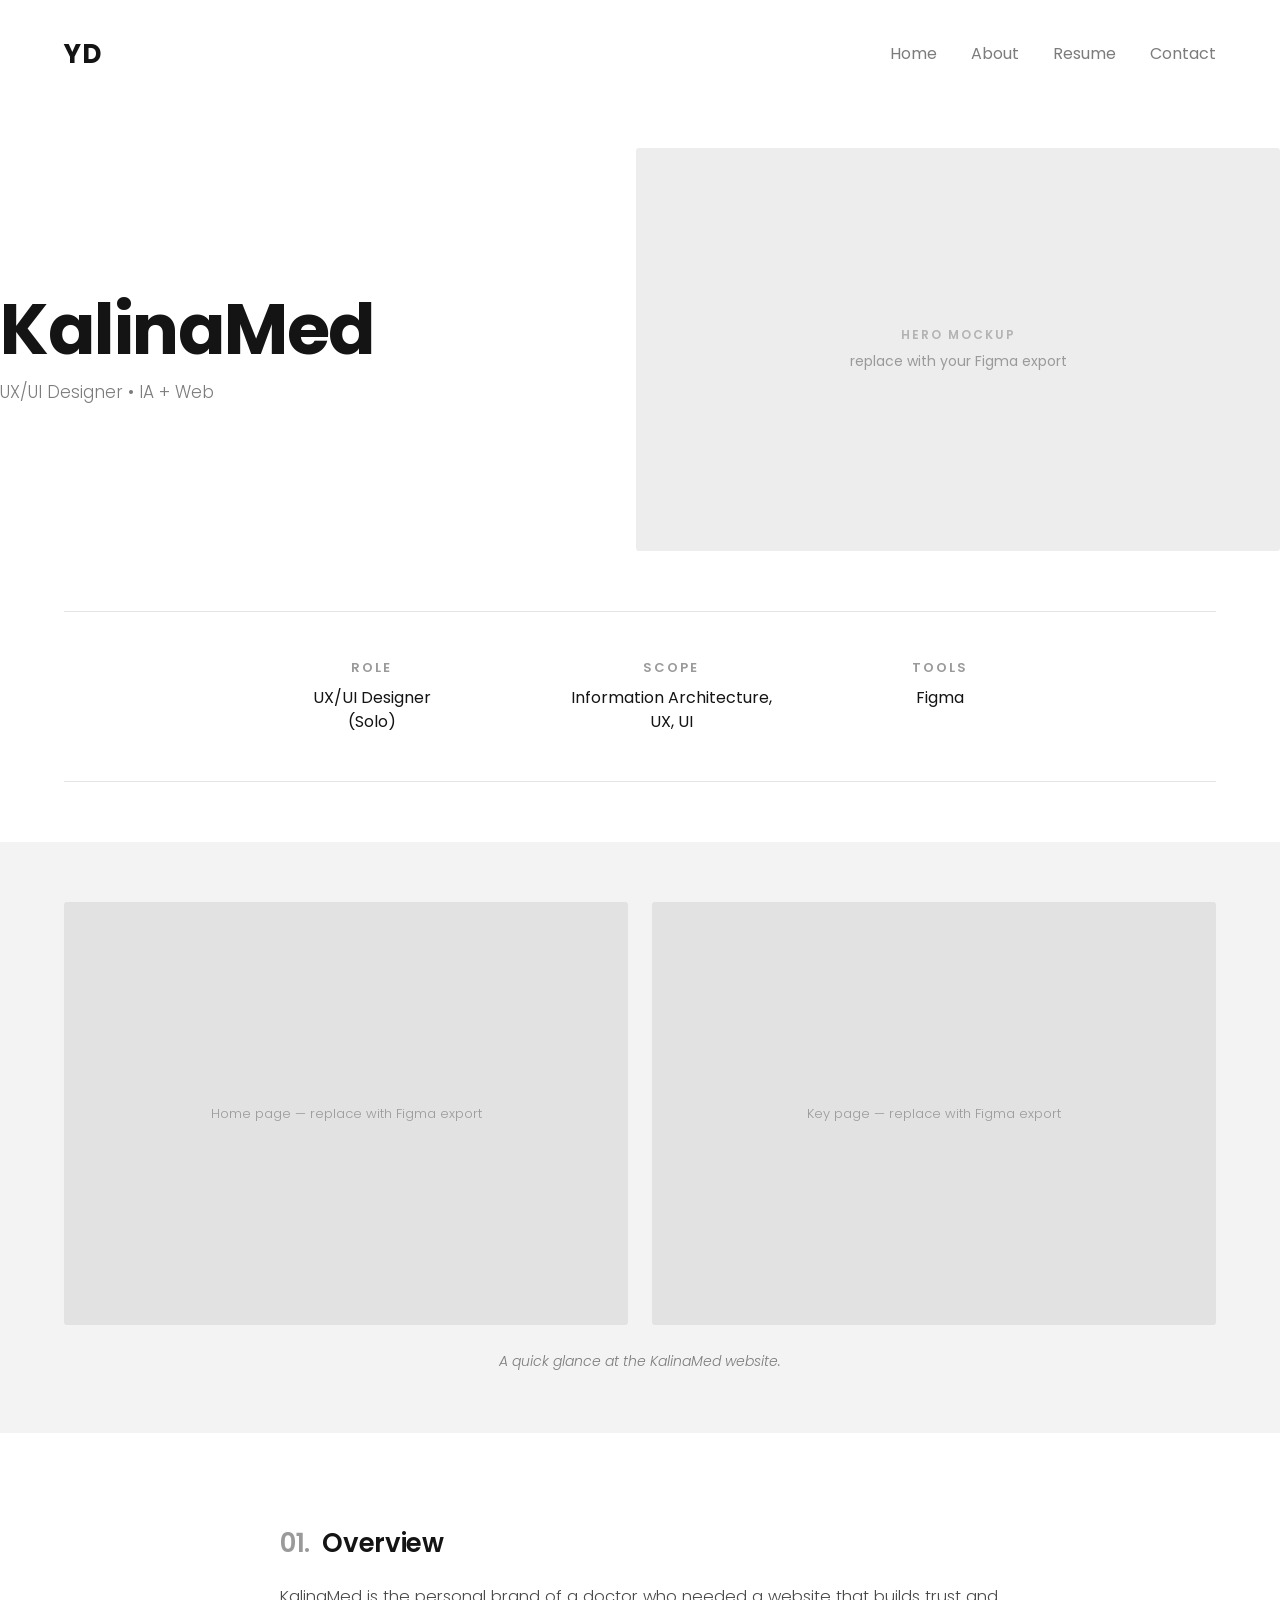
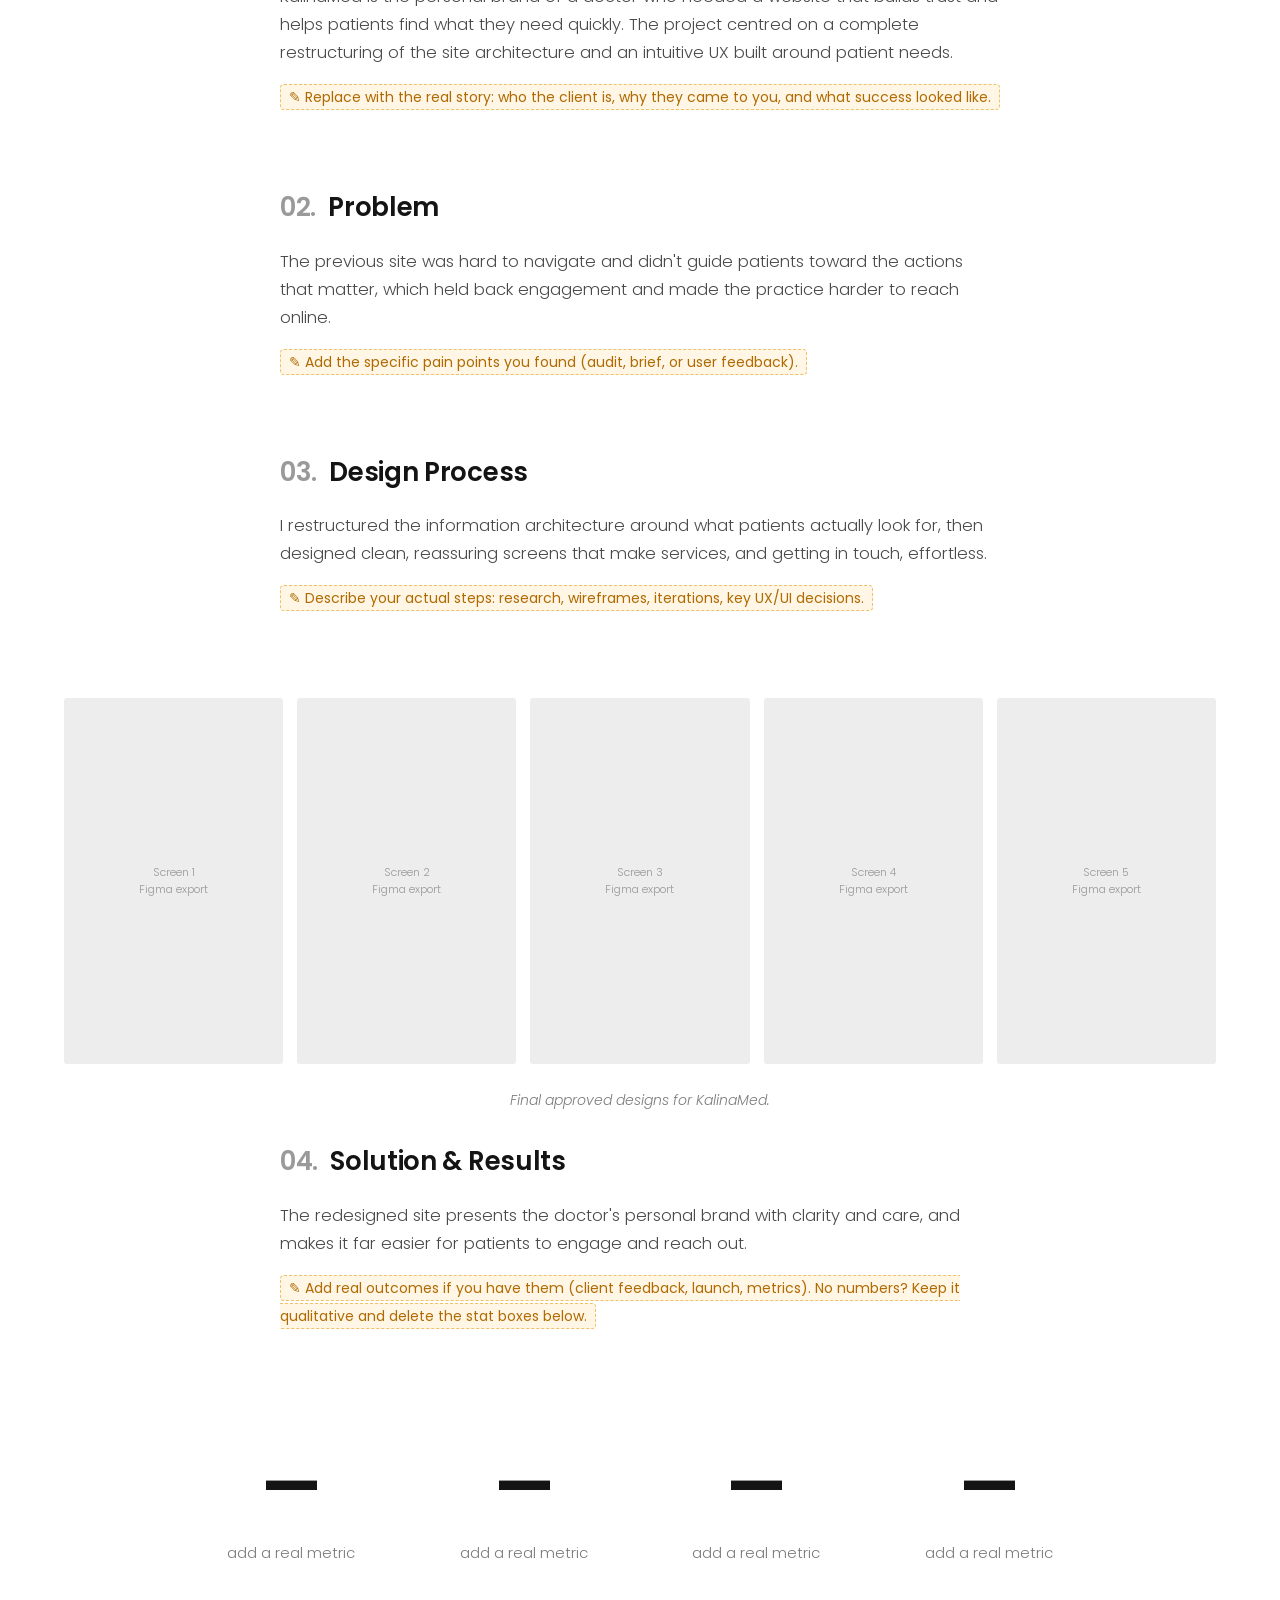
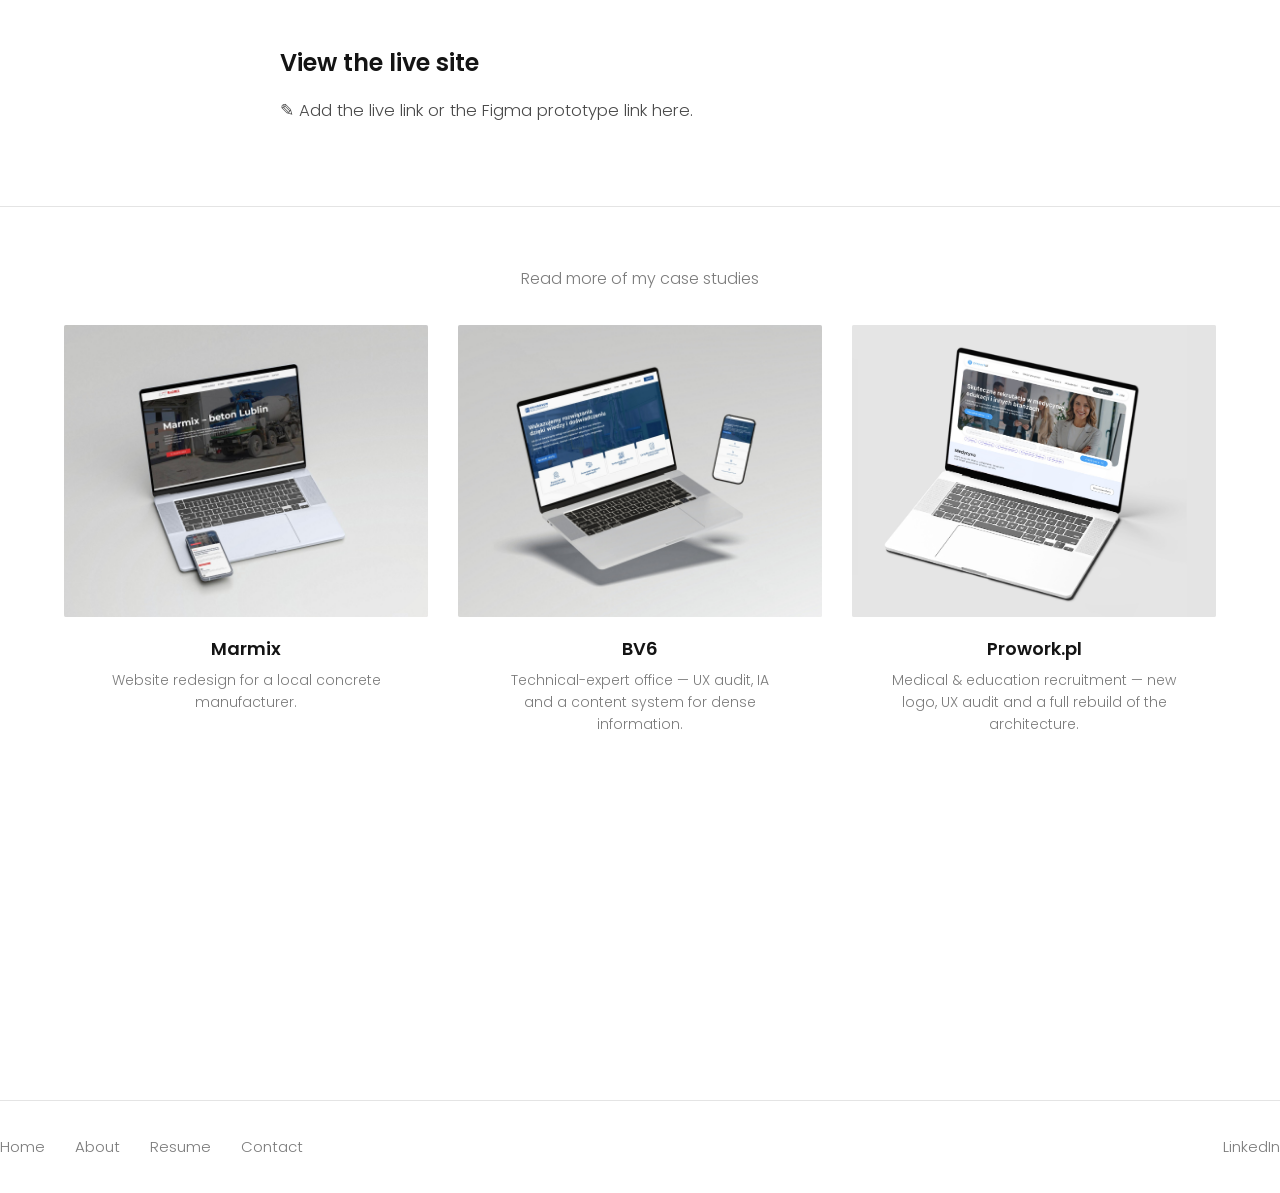
<file: kalinamed.html>
<!DOCTYPE html>
<html lang="en">
<head>
<meta charset="UTF-8">
<meta name="viewport" content="width=device-width, initial-scale=1.0">
<meta name="robots" content="noindex, nofollow">
<title>KalinaMed — Case Study | Yuliia Dovha</title>
<meta name="description" content="KalinaMed — UX/UI case study by Yuliia Dovha.">
<link rel="stylesheet" href="style.css">
</head>
<body>

<header class="wrap nav">
  <a href="index.html" class="logo">YD</a>
  <button class="nav-toggle" aria-label="Menu">&#9776;</button>
  <nav class="nav-links">
    <a href="index.html">Home</a>
    <a href="index.html#about">About</a>
    <a href="#" class="resume-link">Resume</a>
    <a href="index.html#contact">Contact</a>
  </nav>
</header>

<main>
  <section class="wrap cs-hero">
    <div class="title reveal">
      <h1>KalinaMed</h1>
      <p class="role">UX/UI Designer &bull; IA + Web</p>
    </div>
    <div class="cs-shot reveal">
      <div class="thumb-ph"><span>Hero mockup</span>replace with your Figma export</div>
    </div>
  </section>

  <div class="wrap">
    <div class="cs-meta reveal">
      <div><div class="label">Role</div><div class="val">UX/UI Designer<br>(Solo)</div></div>
      <div><div class="label">Scope</div><div class="val">Information Architecture,<br>UX, UI</div></div>
      <div><div class="label">Tools</div><div class="val">Figma</div></div>
    </div>
  </div>

  <div class="cs-band">
    <div class="wrap">
      <div class="shots">
        <div class="shot">Home page — replace with Figma export</div>
        <div class="shot">Key page — replace with Figma export</div>
      </div>
      <p class="cs-caption">A quick glance at the KalinaMed website.</p>
    </div>
  </div>

  <section class="cs-section reveal">
    <h2><span class="num">01.</span>Overview</h2>
    <p>KalinaMed is the personal brand of a doctor who needed a website that builds trust
  and helps patients find what they need quickly. The project centred on a complete
  restructuring of the site architecture and an intuitive UX built around patient needs.</p>
    <p><span class="ph">&#9998; Replace with the real story: who the client is, why they came to you, and what success looked like.</span></p>
  </section>

  <section class="cs-section reveal">
    <h2><span class="num">02.</span>Problem</h2>
    <p>The previous site was hard to navigate and didn't guide patients toward the actions
  that matter, which held back engagement and made the practice harder to reach online.</p>
    <p><span class="ph">&#9998; Add the specific pain points you found (audit, brief, or user feedback).</span></p>
  </section>

  <section class="cs-section reveal">
    <h2><span class="num">03.</span>Design Process</h2>
    <p>I restructured the information architecture around what patients actually look for,
  then designed clean, reassuring screens that make services, and getting in touch,
  effortless.</p>
    <p><span class="ph">&#9998; Describe your actual steps: research, wireframes, iterations, key UX/UI decisions.</span></p>
  </section>

  <div class="wrap">
    <div class="gallery reveal">
      <div class="g">Screen 1<br>Figma export</div>
      <div class="g">Screen 2<br>Figma export</div>
      <div class="g">Screen 3<br>Figma export</div>
      <div class="g">Screen 4<br>Figma export</div>
      <div class="g">Screen 5<br>Figma export</div>
    </div>
    <p class="cs-caption">Final approved designs for KalinaMed.</p>
  </div>

  <section class="cs-section reveal">
    <h2><span class="num">04.</span>Solution &amp; Results</h2>
    <p>The redesigned site presents the doctor's personal brand with clarity and care, and
  makes it far easier for patients to engage and reach out.</p>
    <p><span class="ph">&#9998; Add real outcomes if you have them (client feedback, launch, metrics). No numbers? Keep it qualitative and delete the stat boxes below.</span></p>
  </section>

  <div class="wrap">
    <div class="stats reveal">
      <div><div class="n">&mdash;</div><div class="l">add a real metric</div></div>
      <div><div class="n">&mdash;</div><div class="l">add a real metric</div></div>
      <div><div class="n">&mdash;</div><div class="l">add a real metric</div></div>
      <div><div class="n">&mdash;</div><div class="l">add a real metric</div></div>
    </div>
  </div>

  <section class="cs-live reveal">
    <h2>View the live site</h2>
    <p><span class="ph">&#9998; Add the live link or the Figma prototype link here.</span></p>
  </section>

  <section class="wrap more-cases reveal">
    <p class="h">Read more of my case studies</p>
    <div class="more-grid">
      <a href="marmix.html">
        <div class="mc-thumb" style="position:relative;overflow:hidden;padding:0;color:transparent;">
          <img src="marmix-hero.jpg" alt="Marmix homepage shown on a MacBook and phone" style="position:absolute;inset:0;width:100%;height:100%;object-fit:cover;object-position:top center;">
        </div>
        <h4>Marmix</h4>
        <p>Website redesign for a local concrete manufacturer.</p>
      </a>
      <a href="bv6.html">
        <div class="mc-thumb" style="position:relative;overflow:hidden;padding:0;color:transparent;">
          <img src="bv6-hero.jpg" alt="BV6 homepage shown on a laptop and phones" style="position:absolute;inset:0;width:100%;height:100%;object-fit:cover;object-position:top center;">
        </div>
        <h4>BV6</h4>
        <p>Technical-expert office — UX audit, IA and a content system for dense information.</p>
      </a>
      <a href="prowork.html">
        <div class="mc-thumb" style="position:relative;overflow:hidden;padding:0;color:transparent;">
          <img src="prowork-hero.jpg" alt="Prowork.pl homepage shown on a MacBook" style="position:absolute;inset:0;width:100%;height:100%;object-fit:cover;object-position:top center;">
        </div>
        <h4>Prowork.pl</h4>
        <p>Medical &amp; education recruitment — new logo, UX audit and a full rebuild of the architecture.</p>
      </a>
    </div>
  </section>

  <section class="wrap contact">
    <p class="hi reveal">&#128075; Get in touch at</p>
    <a class="mail reveal" href="mailto:julidovha05@gmail.com">julidovha05@gmail.com</a>
    <div class="reveal"><a class="btn" href="mailto:julidovha05@gmail.com">Contact Me</a></div>
  </section>
</main>

<footer class="wrap footer">
  <div class="footer-links">
    <a href="index.html">Home</a>
    <a href="index.html#about">About</a>
    <a href="#" class="resume-link">Resume</a>
    <a href="index.html#contact">Contact</a>
  </div>
  <div class="social"><a href="#" data-linkedin target="_blank" rel="noopener">LinkedIn</a></div>
</footer>

<script>
  const toggle = document.querySelector('.nav-toggle');
  const links = document.querySelector('.nav-links');
  toggle && toggle.addEventListener('click', () => links.classList.toggle('open'));
  const io = new IntersectionObserver((entries) => {
    entries.forEach(e => { if (e.isIntersecting) { e.target.classList.add('in'); io.unobserve(e.target); } });
  }, { threshold: 0.12 });
  document.querySelectorAll('.reveal').forEach(el => io.observe(el));
</script>
</body>
</html>
</file>
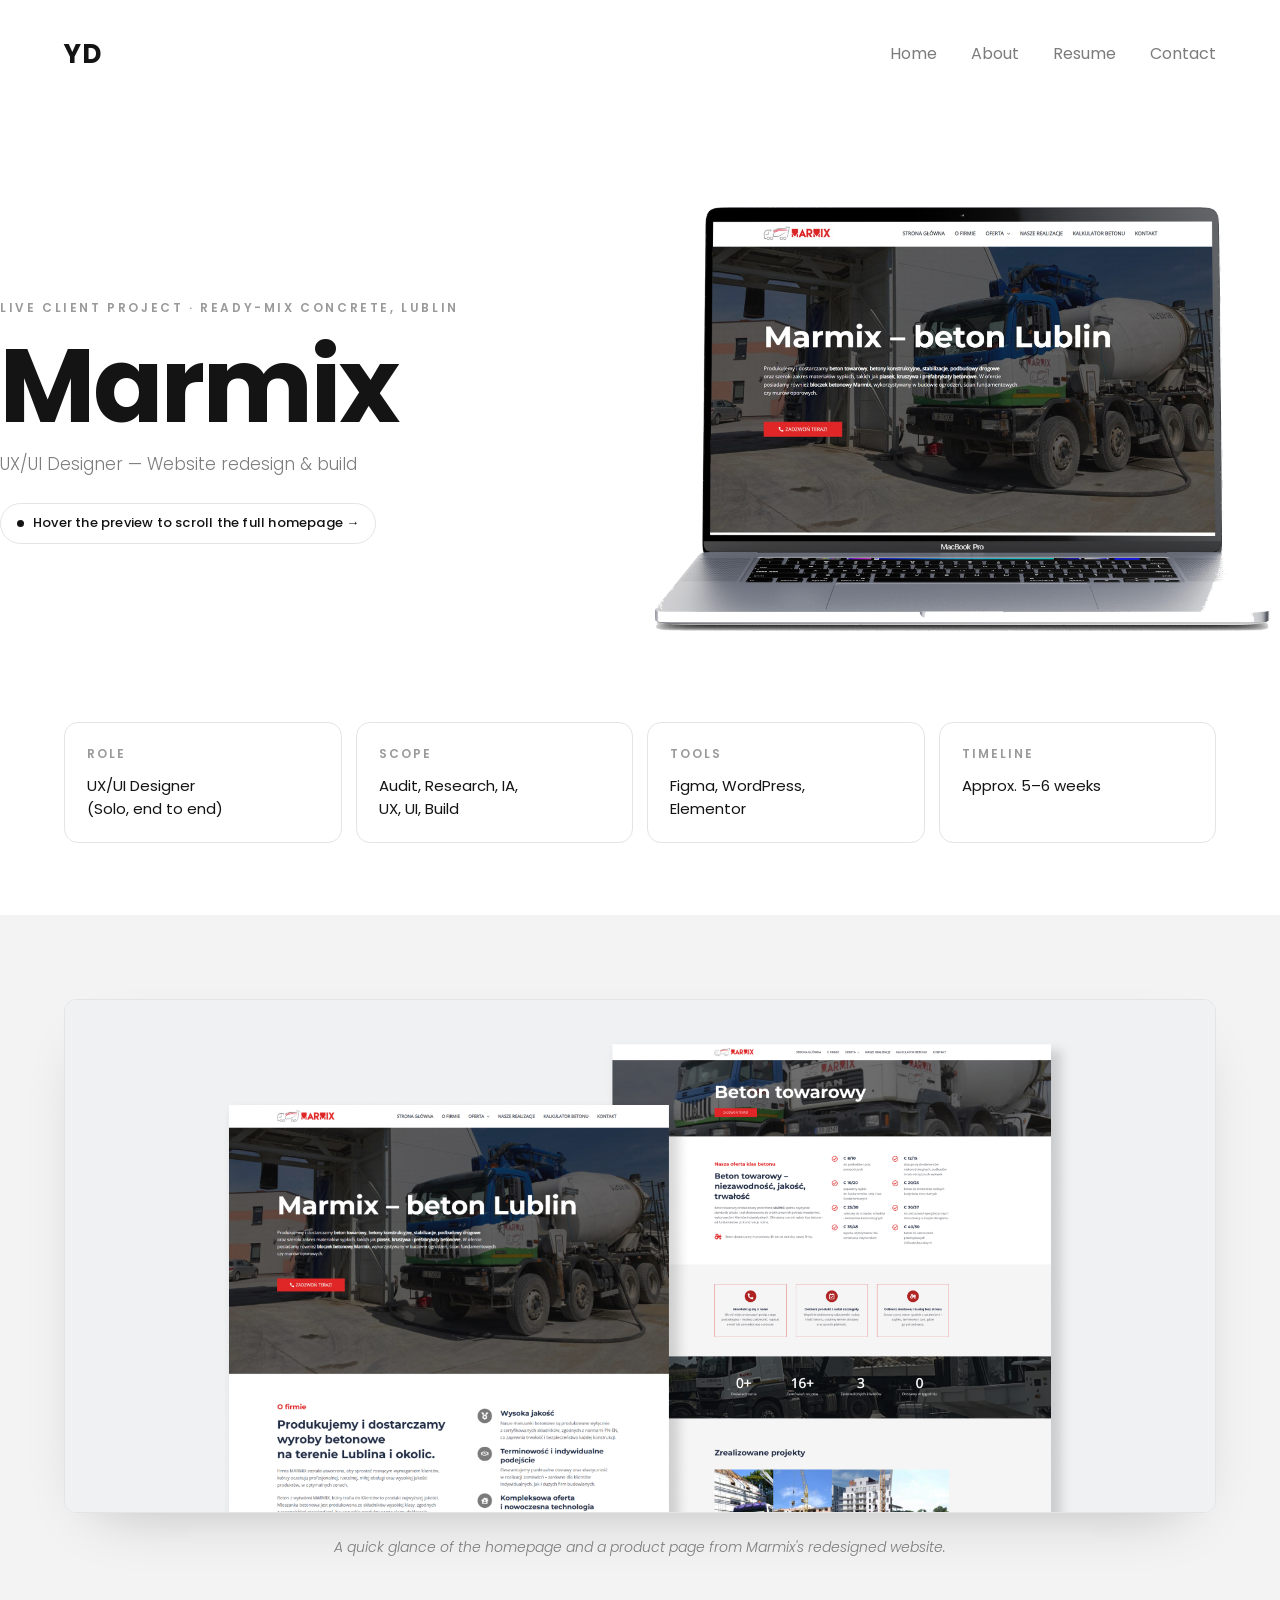
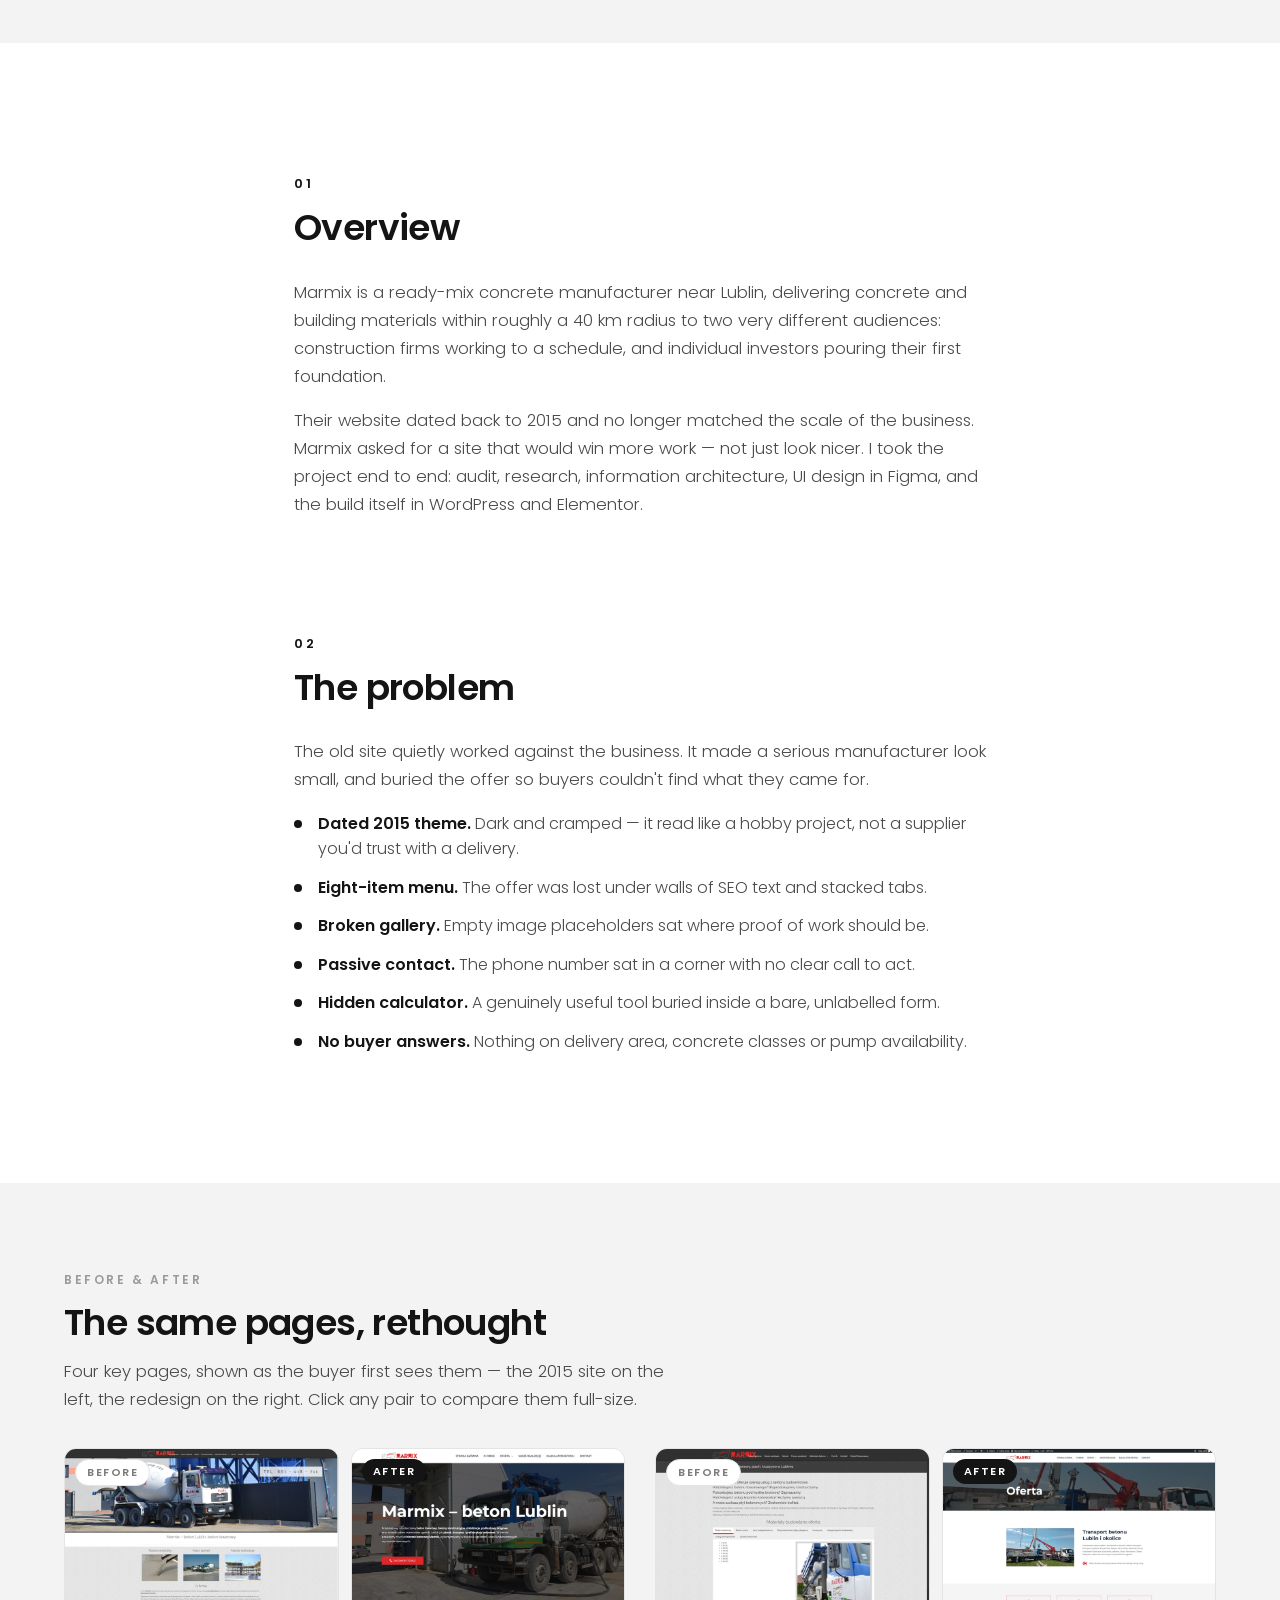
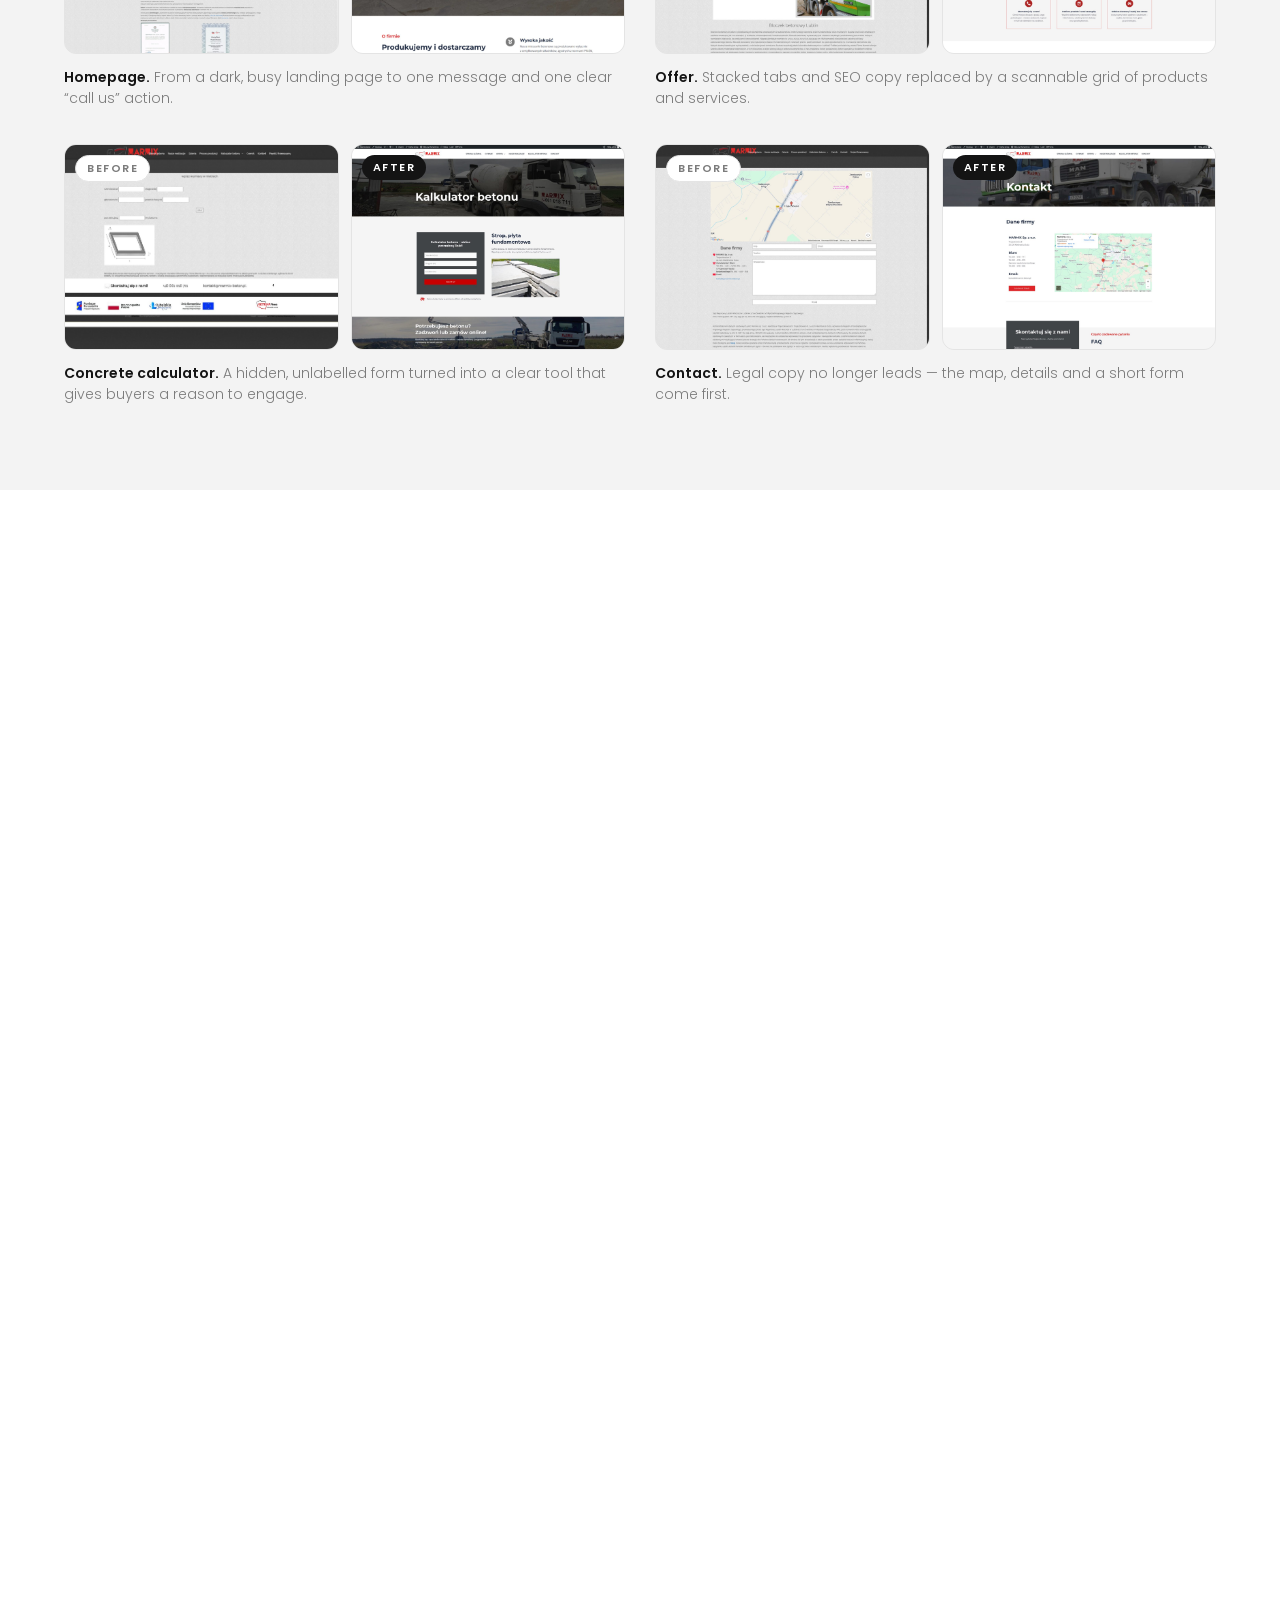
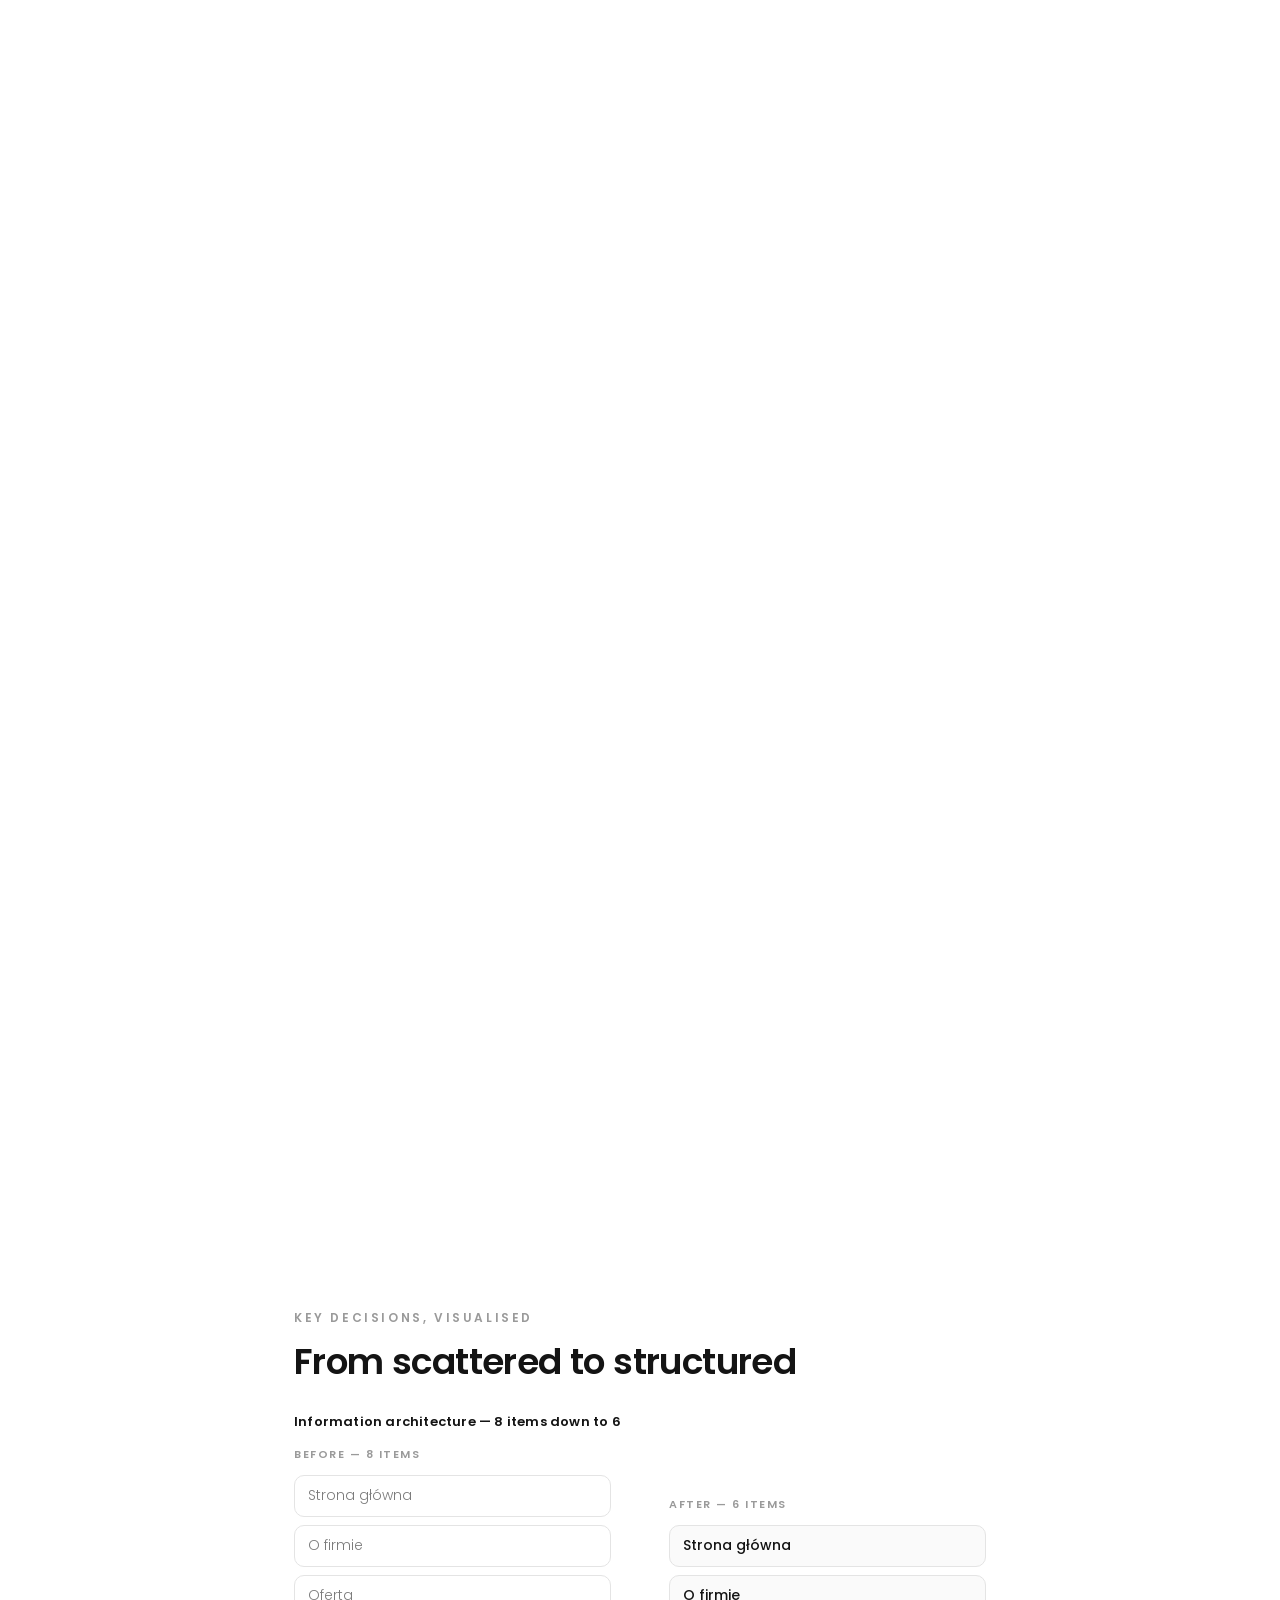
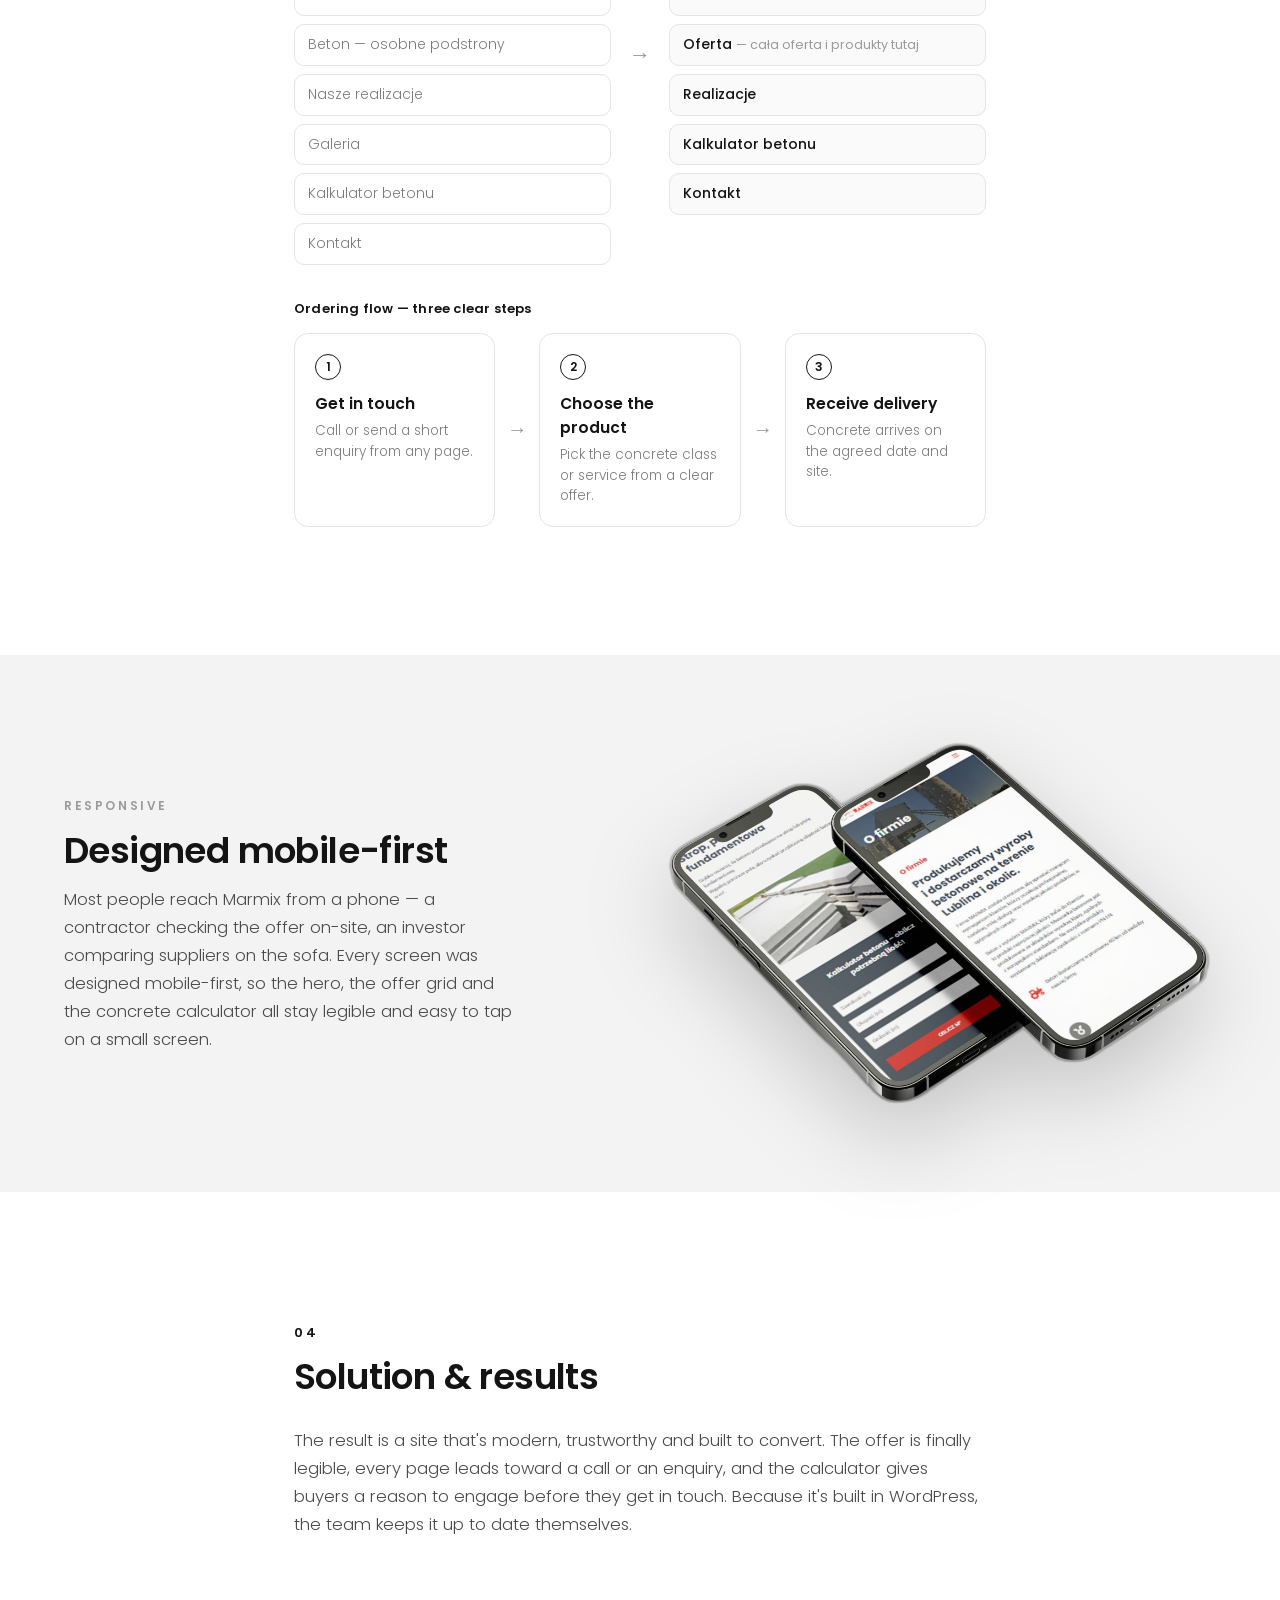
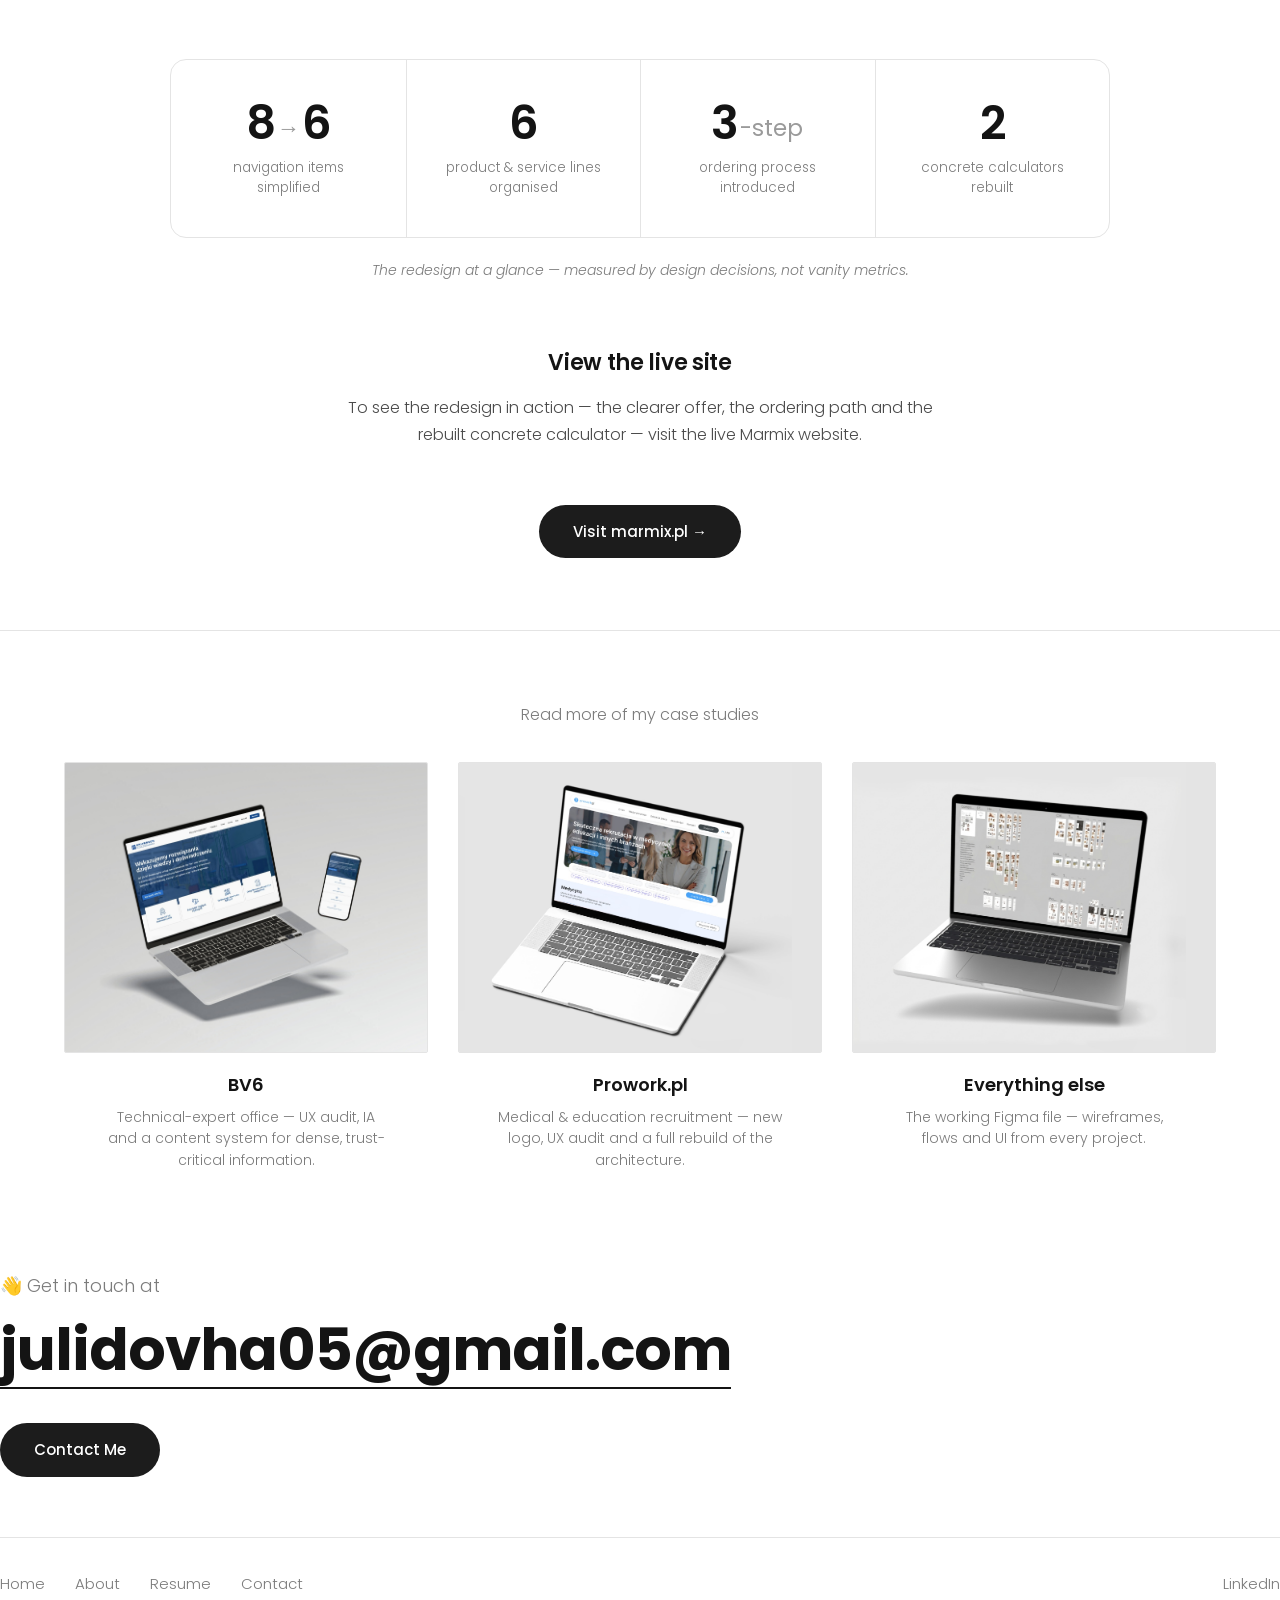
<file: marmix.html>
<!DOCTYPE html>
<html lang="en">
<head>
<meta charset="UTF-8">
<meta name="viewport" content="width=device-width, initial-scale=1.0">
<meta name="robots" content="noindex, nofollow">
<title>Marmix — Case Study | Yuliia Dovha</title>
<meta name="description" content="Marmix — redesign of a ready-mix concrete manufacturer's website. UX/UI case study by Yuliia Dovha: audit, research, information architecture, UI design and build.">
<link rel="stylesheet" href="style.css?v=3">
<link rel="stylesheet" href="marmix-additions.css?v=12">
</head>
<body class="marmix">

<header class="wrap nav">
  <a href="index.html" class="logo">YD</a>
  <button class="nav-toggle" aria-label="Menu">&#9776;</button>
  <nav class="nav-links">
    <a href="index.html">Home</a>
    <a href="index.html#about">About</a>
    <a href="Yuliia-Dovha-CV.pdf" class="resume-link" target="_blank" rel="noopener">Resume</a>
    <a href="index.html#contact">Contact</a>
  </nav>
</header>

<main>

  <!-- HERO -->
  <section class="wrap cs-hero" id="cs-hero">
    <div class="title">
      <span class="hero-kicker">Live client project &middot; Ready-mix concrete, Lublin</span>
      <h1 class="hero-h1"><span>Marmix</span></h1>
      <p class="role">UX/UI Designer &mdash; Website redesign &amp; build</p>
      <p class="scroll-hint">Hover the preview to scroll the full homepage &rarr;</p>
    </div>
    <div class="hero-browser macbook">
      <div class="scroll-shot">
        <img src="Marmixbeton_home_new.jpg" alt="Marmix redesigned homepage — full landing page">
      </div>
      <img class="mb-frame" src="macbook.png" alt="" aria-hidden="true">
    </div>
  </section>

  <!-- META -->
  <div class="wrap">
    <div class="cs-meta reveal">
      <div><div class="label">Role</div><div class="val">UX/UI Designer<br>(Solo, end to end)</div></div>
      <div><div class="label">Scope</div><div class="val">Audit, Research, IA,<br>UX, UI, Build</div></div>
      <div><div class="label">Tools</div><div class="val">Figma, WordPress,<br>Elementor</div></div>
      <div><div class="label">Timeline</div><div class="val">Approx. 5&ndash;6 weeks</div></div>
    </div>
  </div>

  <!-- SHOWCASE 1: two windows -->
  <section class="showcase-block reveal">
    <figure class="fullbleed">
      <img src="beton-after.jpg" alt="Marmix redesigned website — homepage and product page">
    </figure>
    <p class="cs-caption">A quick glance of the homepage and a product page from Marmix's redesigned website.</p>
  </section>

  <!-- 01 OVERVIEW -->
  <section class="cs-block reveal">
    <header class="sec-head">
      <span class="eyebrow idx">01</span>
      <h2 class="sec-title">Overview</h2>
    </header>
    <p>Marmix is a ready-mix concrete manufacturer near Lublin, delivering concrete and building
    materials within roughly a 40&nbsp;km radius to two very different audiences: construction firms
    working to a schedule, and individual investors pouring their first foundation.</p>
    <p>Their website dated back to 2015 and no longer matched the scale of the business. Marmix asked
    for a site that would win more work &mdash; not just look nicer. I took the project end to end:
    audit, research, information architecture, UI design in Figma, and the build itself in WordPress
    and Elementor.</p>
  </section>

  <!-- 02 PROBLEM -->
  <section class="cs-block reveal">
    <header class="sec-head">
      <span class="eyebrow idx">02</span>
      <h2 class="sec-title">The problem</h2>
    </header>
    <p>The old site quietly worked against the business. It made a serious manufacturer look small,
    and buried the offer so buyers couldn't find what they came for.</p>
    <ul class="issue-list">
      <li><strong>Dated 2015 theme.</strong> Dark and cramped &mdash; it read like a hobby project, not a supplier you'd trust with a delivery.</li>
      <li><strong>Eight-item menu.</strong> The offer was lost under walls of SEO text and stacked tabs.</li>
      <li><strong>Broken gallery.</strong> Empty image placeholders sat where proof of work should be.</li>
      <li><strong>Passive contact.</strong> The phone number sat in a corner with no clear call to act.</li>
      <li><strong>Hidden calculator.</strong> A genuinely useful tool buried inside a bare, unlabelled form.</li>
      <li><strong>No buyer answers.</strong> Nothing on delivery area, concrete classes or pump availability.</li>
    </ul>
  </section>

  <!-- BEFORE & AFTER -->
  <section class="ba-block reveal">
    <div class="wrap">
      <header class="sec-head">
        <span class="eyebrow">Before &amp; after</span>
        <h2 class="sec-title">The same pages, rethought</h2>
        <p class="sec-lead">Four key pages, shown as the buyer first sees them &mdash; the 2015 site on the left, the redesign on the right. Click any pair to compare them full-size.</p>
      </header>

      <div class="ba-grid">
        <figure class="ba-pair">
          <div class="ba-imgs">
            <div class="ba-shot"><span class="ba-tag old">Before</span><img src="marmix-home-old.jpg" alt="Marmix homepage in 2015 — dark, cramped layout"></div>
            <div class="ba-shot"><span class="ba-tag new">After</span><img src="marmix-home-new.jpg" alt="Marmix homepage redesigned — clear hero and single call to action"></div>
          </div>
          <figcaption class="ba-cap"><strong>Homepage.</strong> From a dark, busy landing page to one message and one clear &ldquo;call us&rdquo; action.</figcaption>
        </figure>

        <figure class="ba-pair">
          <div class="ba-imgs">
            <div class="ba-shot"><span class="ba-tag old">Before</span><img src="marmix-oferta-old.jpg" alt="Marmix offer page in 2015 — dense tabs and text"></div>
            <div class="ba-shot"><span class="ba-tag new">After</span><img src="marmix-oferta-new.jpg" alt="Marmix offer page redesigned — scannable product grid"></div>
          </div>
          <figcaption class="ba-cap"><strong>Offer.</strong> Stacked tabs and SEO copy replaced by a scannable grid of products and services.</figcaption>
        </figure>

        <figure class="ba-pair">
          <div class="ba-imgs">
            <div class="ba-shot"><span class="ba-tag old">Before</span><img src="marmix-kalkulator-old.jpg" alt="Marmix concrete calculator in 2015 — bare unlabelled form"></div>
            <div class="ba-shot"><span class="ba-tag new">After</span><img src="marmix-kalkulator-new.jpg" alt="Marmix concrete calculator redesigned — labelled and easy to use"></div>
          </div>
          <figcaption class="ba-cap"><strong>Concrete calculator.</strong> A hidden, unlabelled form turned into a clear tool that gives buyers a reason to engage.</figcaption>
        </figure>

        <figure class="ba-pair">
          <div class="ba-imgs">
            <div class="ba-shot"><span class="ba-tag old">Before</span><img src="marmix-kontakt-old.jpg" alt="Marmix contact page in 2015 — GDPR text first"></div>
            <div class="ba-shot"><span class="ba-tag new">After</span><img src="marmix-kontakt-new.jpg" alt="Marmix contact page redesigned — map, details and a short form"></div>
          </div>
          <figcaption class="ba-cap"><strong>Contact.</strong> Legal copy no longer leads &mdash; the map, details and a short form come first.</figcaption>
        </figure>
      </div>
    </div>
  </section>

  <!-- WHO IT'S FOR -->
  <section class="cs-block reveal">
    <header class="sec-head">
      <span class="eyebrow">Who it's for</span>
      <h2 class="sec-title">Two very different buyers</h2>
      <p class="sec-lead">Every decision traced back to one of these two people. They arrive with different questions, so the site had to serve both without slowing either down.</p>
    </header>
    <div class="persona-grid">
      <div class="persona">
        <span class="persona-tag">Buyer 01</span>
        <h3>The contractor</h3>
        <p class="persona-role">Ordering concrete for a live construction site.</p>
        <ul>
          <li>Decides fast, usually from a phone on-site</li>
          <li>Needs delivery area, concrete classes and pump availability up front</li>
          <li>Wants one number to call &mdash; now</li>
        </ul>
      </div>
      <div class="persona">
        <span class="persona-tag">Buyer 02</span>
        <h3>The first-time investor</h3>
        <p class="persona-role">Pouring a first foundation for their own house.</p>
        <ul>
          <li>Unsure how much concrete they actually need</li>
          <li>Wants guidance, reassurance and clear pricing</li>
          <li>Compares a few suppliers before reaching out</li>
        </ul>
      </div>
    </div>
  </section>

  <!-- 03 DESIGN PROCESS -->
  <section class="cs-block reveal">
    <header class="sec-head">
      <span class="eyebrow idx">03</span>
      <h2 class="sec-title">Design process</h2>
    </header>
    <p>I ran a heuristic audit and a competitive scan of regional suppliers, then reframed the whole
    project around the two buyers &mdash; the contractor who decides fast, and the first-time investor
    who needs guidance and reassurance.</p>
    <ol class="steps">
      <li><span class="s-k">Audit &amp; research</span> A heuristic review of the old site and a scan of competing suppliers in the region.</li>
      <li><span class="s-k">Information architecture</span> Eight scattered menu items collapsed into a focused six, with the whole range grouped under one clear &ldquo;Oferta&rdquo;.</li>
      <li><span class="s-k">UI in Figma</span> Wireframes to high-fidelity screens, designed mobile-first.</li>
      <li><span class="s-k">Build</span> Approved screens built and shipped in WordPress and Elementor.</li>
    </ol>
    <p>A few decisions did most of the work: one message and a single <em>&ldquo;Zadzwoń teraz&rdquo;</em>
    action in the hero; the offer as a scannable six-tile grid; a three-step ordering path (get in
    touch &rarr; choose the product &rarr; receive the delivery); and trust made visible through
    benefits, certificates, EU-funding marks and an FAQ.</p>
  </section>

  <!-- SHOWCASE 2: five screens -->
  <section class="showcase-block reveal">
    <figure class="fullbleed">
      <img src="beton-overview.jpg" alt="Overview of the redesigned Marmix site — five key screens in one view">
    </figure>
    <p class="cs-caption">The final approved designs. Left to right: homepage, offer, product page, concrete calculator, contact.</p>
  </section>

  <!-- KEY DECISIONS, VISUALISED -->
  <section class="cs-block reveal">
    <header class="sec-head">
      <span class="eyebrow">Key decisions, visualised</span>
      <h2 class="sec-title">From scattered to structured</h2>
    </header>

    <div class="artifact">
      <span class="artifact-h">Information architecture &mdash; 8 items down to 6</span>
      <div class="ia">
        <div class="ia-col">
          <span class="ia-k">Before &mdash; 8 items</span>
          <ul class="ia-list old">
            <li>Strona g&#322;&oacute;wna</li>
            <li>O firmie</li>
            <li>Oferta</li>
            <li>Beton &mdash; osobne podstrony</li>
            <li>Nasze realizacje</li>
            <li>Galeria</li>
            <li>Kalkulator betonu</li>
            <li>Kontakt</li>
          </ul>
        </div>
        <div class="ia-arrow" aria-hidden="true">&rarr;</div>
        <div class="ia-col">
          <span class="ia-k">After &mdash; 6 items</span>
          <ul class="ia-list new">
            <li>Strona g&#322;&oacute;wna</li>
            <li>O firmie</li>
            <li>Oferta <em>&mdash; ca&#322;a oferta i produkty tutaj</em></li>
            <li>Realizacje</li>
            <li>Kalkulator betonu</li>
            <li>Kontakt</li>
          </ul>
        </div>
      </div>
    </div>

    <div class="artifact">
      <span class="artifact-h">Ordering flow &mdash; three clear steps</span>
      <div class="flow">
        <div class="flow-step">
          <span class="fs-n">1</span>
          <h4>Get in touch</h4>
          <p>Call or send a short enquiry from any page.</p>
        </div>
        <div class="flow-sep" aria-hidden="true">&rarr;</div>
        <div class="flow-step">
          <span class="fs-n">2</span>
          <h4>Choose the product</h4>
          <p>Pick the concrete class or service from a clear offer.</p>
        </div>
        <div class="flow-sep" aria-hidden="true">&rarr;</div>
        <div class="flow-step">
          <span class="fs-n">3</span>
          <h4>Receive delivery</h4>
          <p>Concrete arrives on the agreed date and site.</p>
        </div>
      </div>
    </div>
  </section>

  <!-- MOBILE / RESPONSIVE -->
  <section class="mobile-block reveal">
    <div class="wrap mobile-inner">
      <div class="mobile-copy">
        <span class="eyebrow">Responsive</span>
        <h2 class="sec-title">Designed mobile-first</h2>
        <p>Most people reach Marmix from a phone &mdash; a contractor checking the offer on-site, an
        investor comparing suppliers on the sofa. Every screen was designed mobile-first, so the
        hero, the offer grid and the concrete calculator all stay legible and easy to tap on a small
        screen.</p>
      </div>
      <div class="mobile-mock">
        <img class="mobile-phones" src="phone-cut.png" alt="Marmix site on two phones — the About page and the concrete calculator">
      </div>
    </div>
  </section>

  <!-- 04 SOLUTION & RESULTS -->
  <section class="cs-block reveal">
    <header class="sec-head">
      <span class="eyebrow idx">04</span>
      <h2 class="sec-title">Solution &amp; results</h2>
    </header>
    <p>The result is a site that's modern, trustworthy and built to convert. The offer is finally
    legible, every page leads toward a call or an enquiry, and the calculator gives buyers a reason
    to engage before they get in touch. Because it's built in WordPress, the team keeps it up to date
    themselves.</p>
  </section>

  <div class="wrap">
    <div class="stats reveal">
      <div class="stat"><div class="stat-n">8<span class="op">&rarr;</span>6</div><div class="stat-l">navigation items simplified</div></div>
      <div class="stat"><div class="stat-n">6</div><div class="stat-l">product &amp; service lines organised</div></div>
      <div class="stat"><div class="stat-n">3<span class="op">-step</span></div><div class="stat-l">ordering process introduced</div></div>
      <div class="stat"><div class="stat-n">2</div><div class="stat-l">concrete calculators rebuilt</div></div>
    </div>
    <p class="cs-caption">The redesign at a glance &mdash; measured by design decisions, not vanity metrics.</p>
  </div>

  <!-- VIEW THE LIVE SITE -->
  <section class="wrap live-site reveal">
    <h3>View the live site</h3>
    <p>To see the redesign in action &mdash; the clearer offer, the ordering path and the rebuilt
    concrete calculator &mdash; visit the live Marmix website.</p>
    <a class="btn" href="https://marmix.pl" target="_blank" rel="noopener">Visit marmix.pl &rarr;</a>
  </section>

  <!-- MORE CASE STUDIES -->
  <section class="wrap more-cases reveal">
    <p class="h">Read more of my case studies</p>
    <div class="more-grid">
      <a class="mc" href="bv6.html">
        <div class="mc-thumb has-img"><img class="mc-img" src="bv6-hero.jpg" alt="BV6 homepage shown on a laptop and phones"></div>
        <h4>BV6</h4><p>Technical-expert office &mdash; UX audit, IA and a content system for dense, trust-critical information.</p>
      </a>
      <a class="mc" href="prowork.html">
        <div class="mc-thumb has-img"><img class="mc-img" src="prowork-hero.jpg" alt="Prowork.pl homepage shown on a MacBook"></div>
        <h4>Prowork.pl</h4><p>Medical &amp; education recruitment &mdash; new logo, UX audit and a full rebuild of the architecture.</p>
      </a>
      <a class="mc" href="https://www.figma.com/design/InLUHViWf3izsoIkYblYzh/Portfolio?t=PLNjWqkeh9v2emWD-0" target="_blank" rel="noopener">
        <div class="mc-thumb has-img"><img class="mc-img" src="figma-all-projects.jpg" alt="Figma canvas with wireframes and UI screens, shown on a MacBook"></div>
        <h4>Everything else</h4><p>The working Figma file &mdash; wireframes, flows and UI from every project.</p>
      </a>
    </div>
  </section>

  <!-- CONTACT -->
  <section class="wrap contact">
    <p class="hi reveal">&#128075; Get in touch at</p>
    <a class="mail reveal" href="mailto:julidovha05@gmail.com">julidovha05@gmail.com</a>
    <div class="reveal"><a class="btn" href="mailto:julidovha05@gmail.com">Contact Me</a></div>
  </section>
</main>

<!-- BEFORE/AFTER LIGHTBOX -->
<div class="lightbox" id="lightbox">
  <button class="lb-close" id="lbClose" aria-label="Close">&times;</button>
  <div class="lb-inner">
    <figure class="lb-fig"><span class="ba-tag old">Before</span><img id="lbImgOld" alt=""></figure>
    <figure class="lb-fig"><span class="ba-tag new">After</span><img id="lbImgNew" alt=""></figure>
  </div>
  <p class="lb-cap" id="lbCap"></p>
  <p class="lb-hint">Click outside the images, press Esc, or use the &times; button to close.</p>
</div>

<footer class="wrap footer">
  <div class="footer-links">
    <a href="index.html">Home</a>
    <a href="index.html#about">About</a>
    <a href="Yuliia-Dovha-CV.pdf" class="resume-link" target="_blank" rel="noopener">Resume</a>
    <a href="index.html#contact">Contact</a>
  </div>
  <div class="social"><a href="#" data-linkedin target="_blank" rel="noopener">LinkedIn</a></div>
</footer>

<script>
  const toggle = document.querySelector('.nav-toggle');
  const links = document.querySelector('.nav-links');
  toggle && toggle.addEventListener('click', () => links.classList.toggle('open'));
  const io = new IntersectionObserver((entries) => {
    entries.forEach(e => { if (e.isIntersecting) { e.target.classList.add('in'); io.unobserve(e.target); } });
  }, { threshold: 0.08 });
  document.querySelectorAll('.reveal').forEach(el => io.observe(el));

  // Measure the laptop screen window so the hover auto-scroll lands exactly
  // at the bottom of the page, at any screen size.
  function setScreenHeight() {
    document.querySelectorAll('.scroll-shot').forEach(s => {
      s.style.setProperty('--sh', Math.round(s.clientHeight) + 'px');
    });
  }
  setScreenHeight();
  window.addEventListener('resize', setScreenHeight);
  window.addEventListener('load', setScreenHeight);

  // Before/after lightbox — click a pair to compare both images full-size
  const lightbox = document.getElementById('lightbox');
  const lbImgOld = document.getElementById('lbImgOld');
  const lbImgNew = document.getElementById('lbImgNew');
  const lbCap = document.getElementById('lbCap');
  const lbClose = document.getElementById('lbClose');

  function openLightbox(pair) {
    const imgs = pair.querySelectorAll('.ba-shot img');
    const cap = pair.querySelector('.ba-cap');
    if (imgs.length < 2) return;
    lbImgOld.src = imgs[0].src; lbImgOld.alt = imgs[0].alt;
    lbImgNew.src = imgs[1].src; lbImgNew.alt = imgs[1].alt;
    lbCap.innerHTML = cap ? cap.innerHTML : '';
    lightbox.classList.add('open');
    document.body.style.overflow = 'hidden';
  }
  function closeLightbox() {
    lightbox.classList.remove('open');
    document.body.style.overflow = '';
  }
  document.querySelectorAll('.ba-pair').forEach(pair => {
    pair.addEventListener('click', () => openLightbox(pair));
  });
  lbClose.addEventListener('click', closeLightbox);
  lightbox.addEventListener('click', (e) => { if (e.target === lightbox) closeLightbox(); });
  document.addEventListener('keydown', (e) => { if (e.key === 'Escape') closeLightbox(); });
</script>
</body>
</html>
</file>
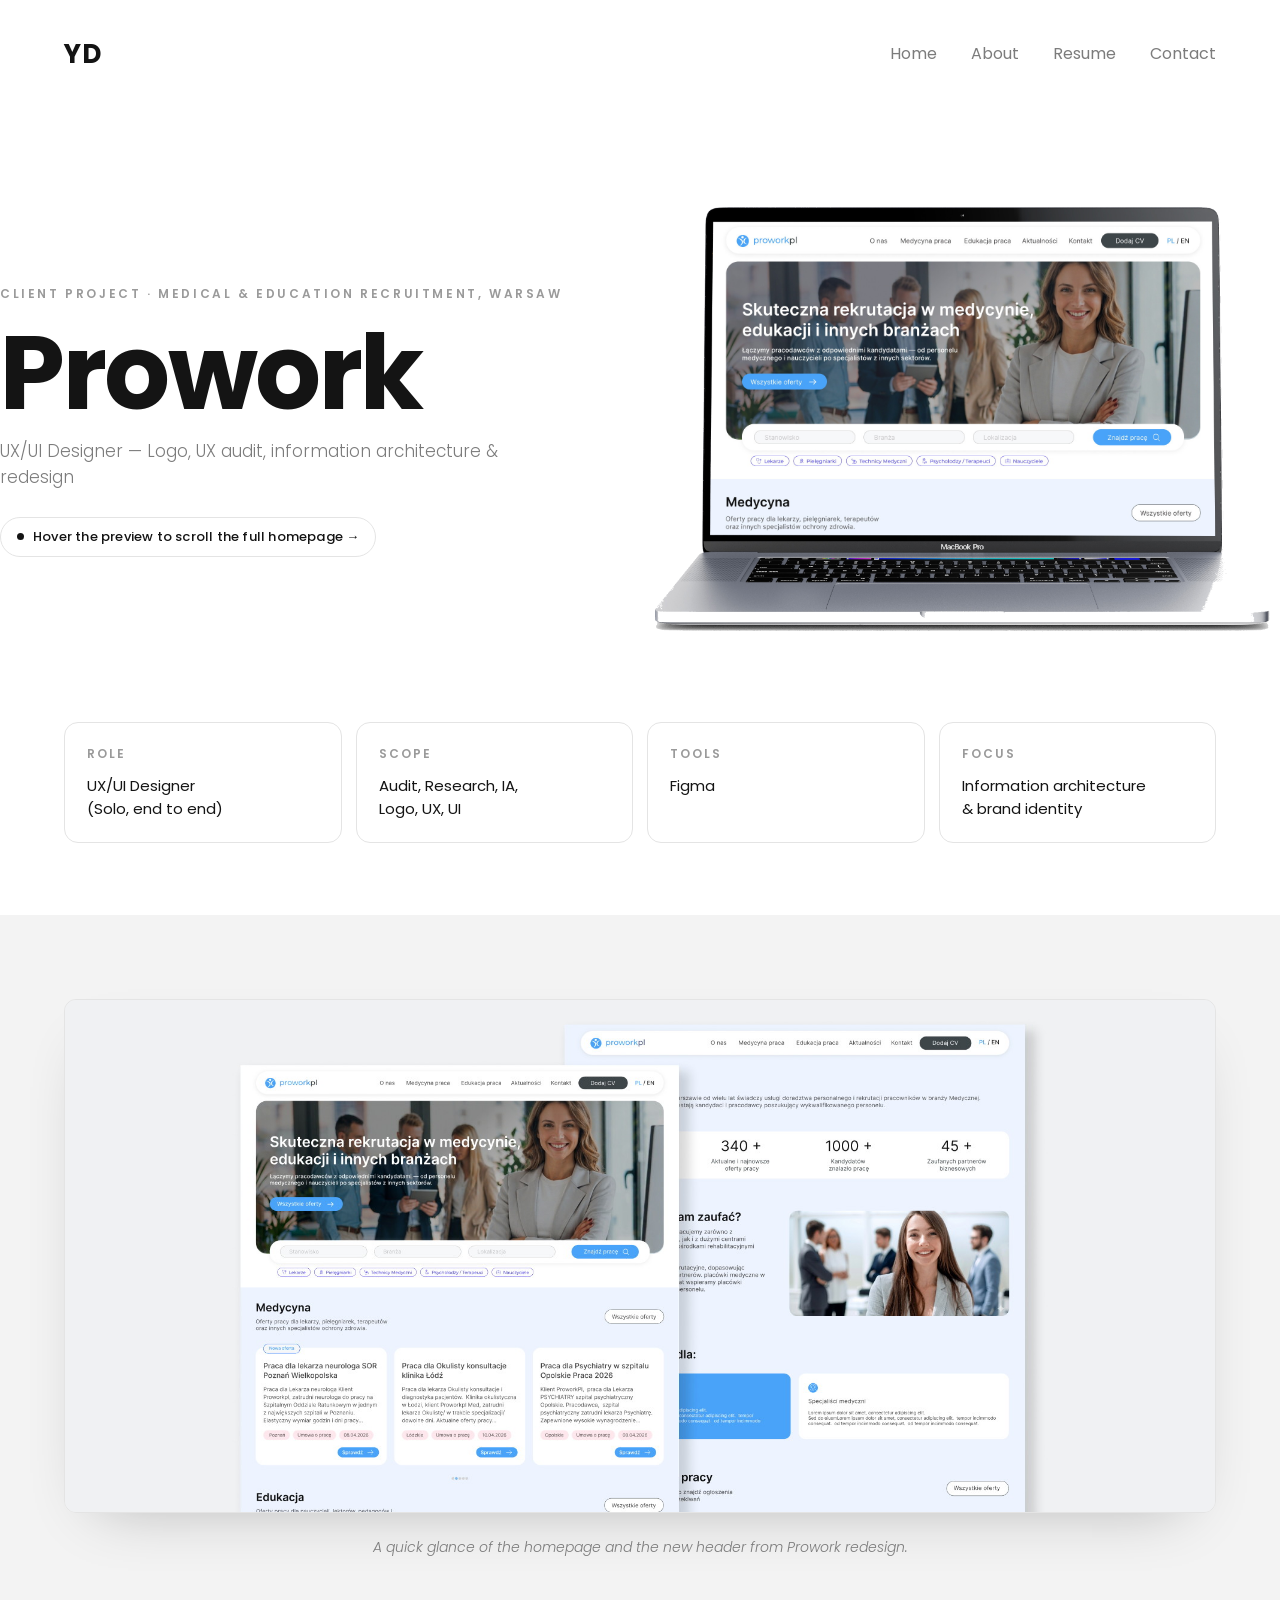
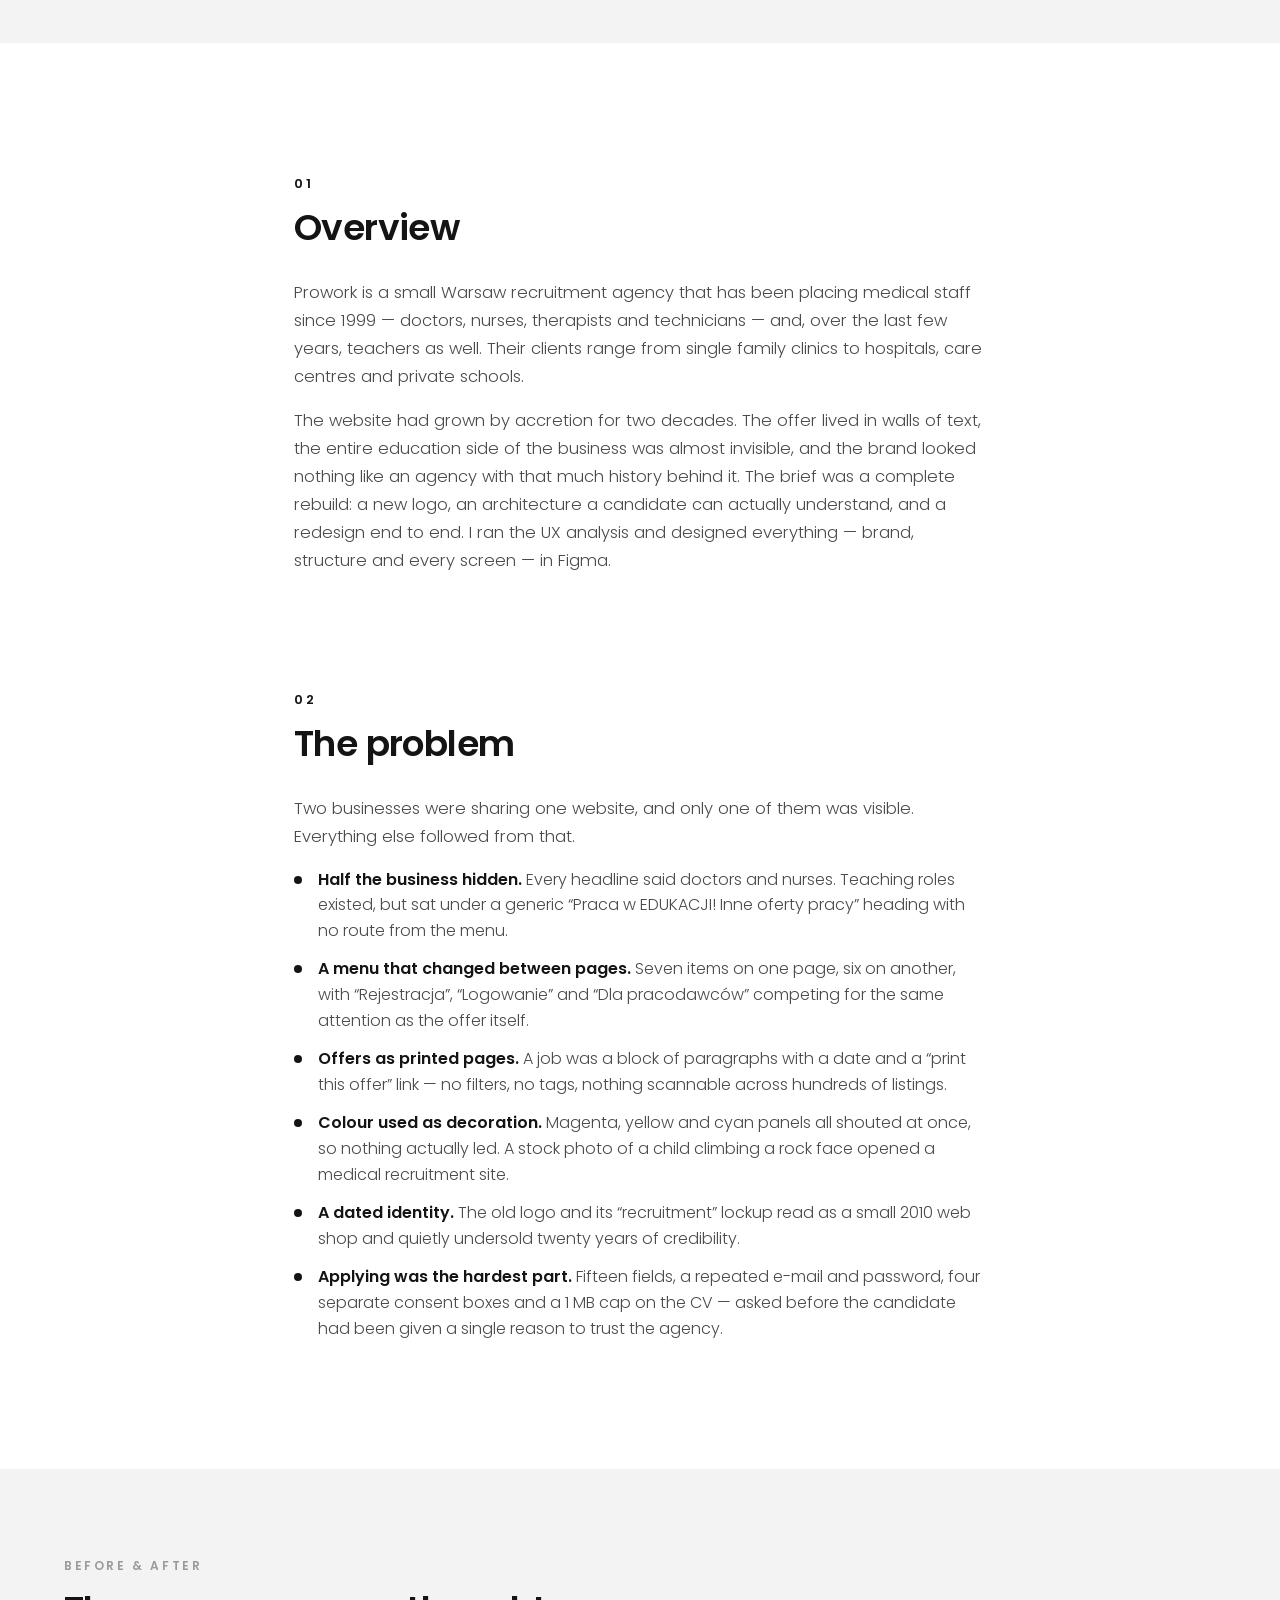
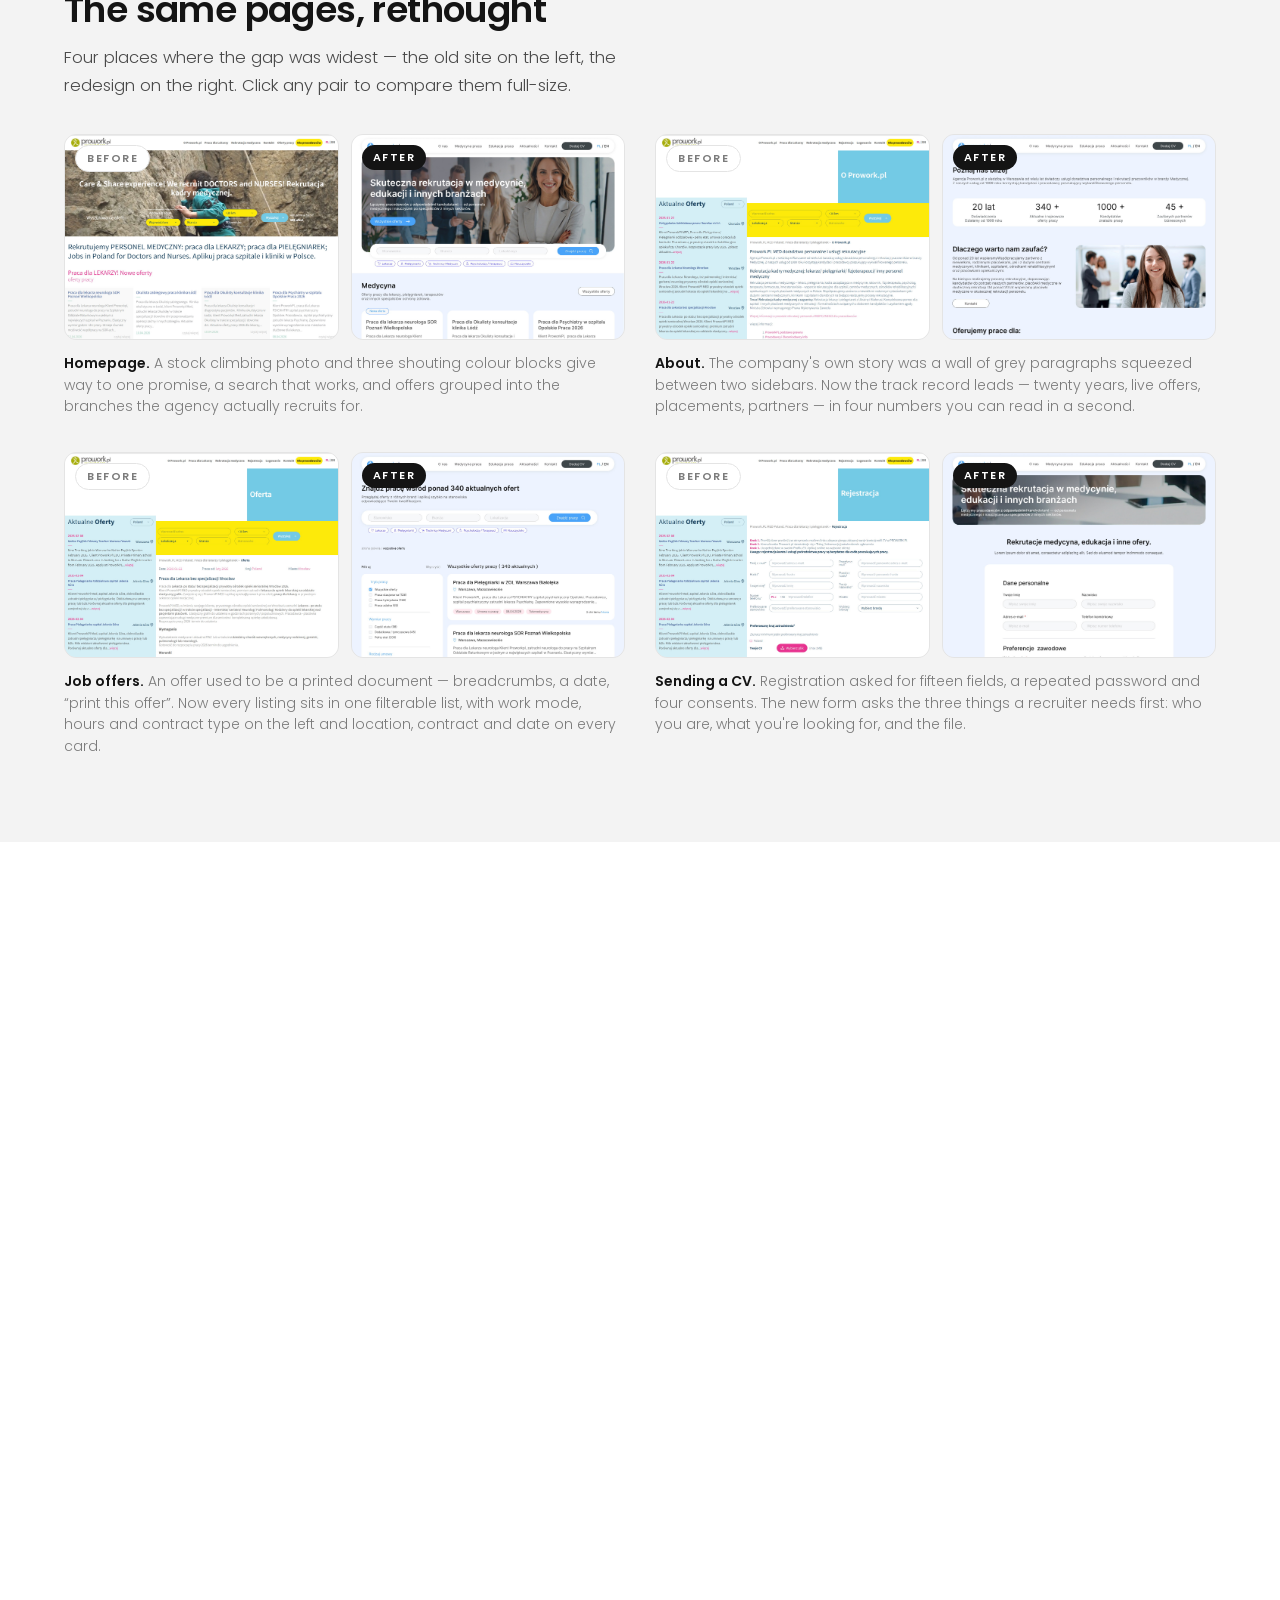
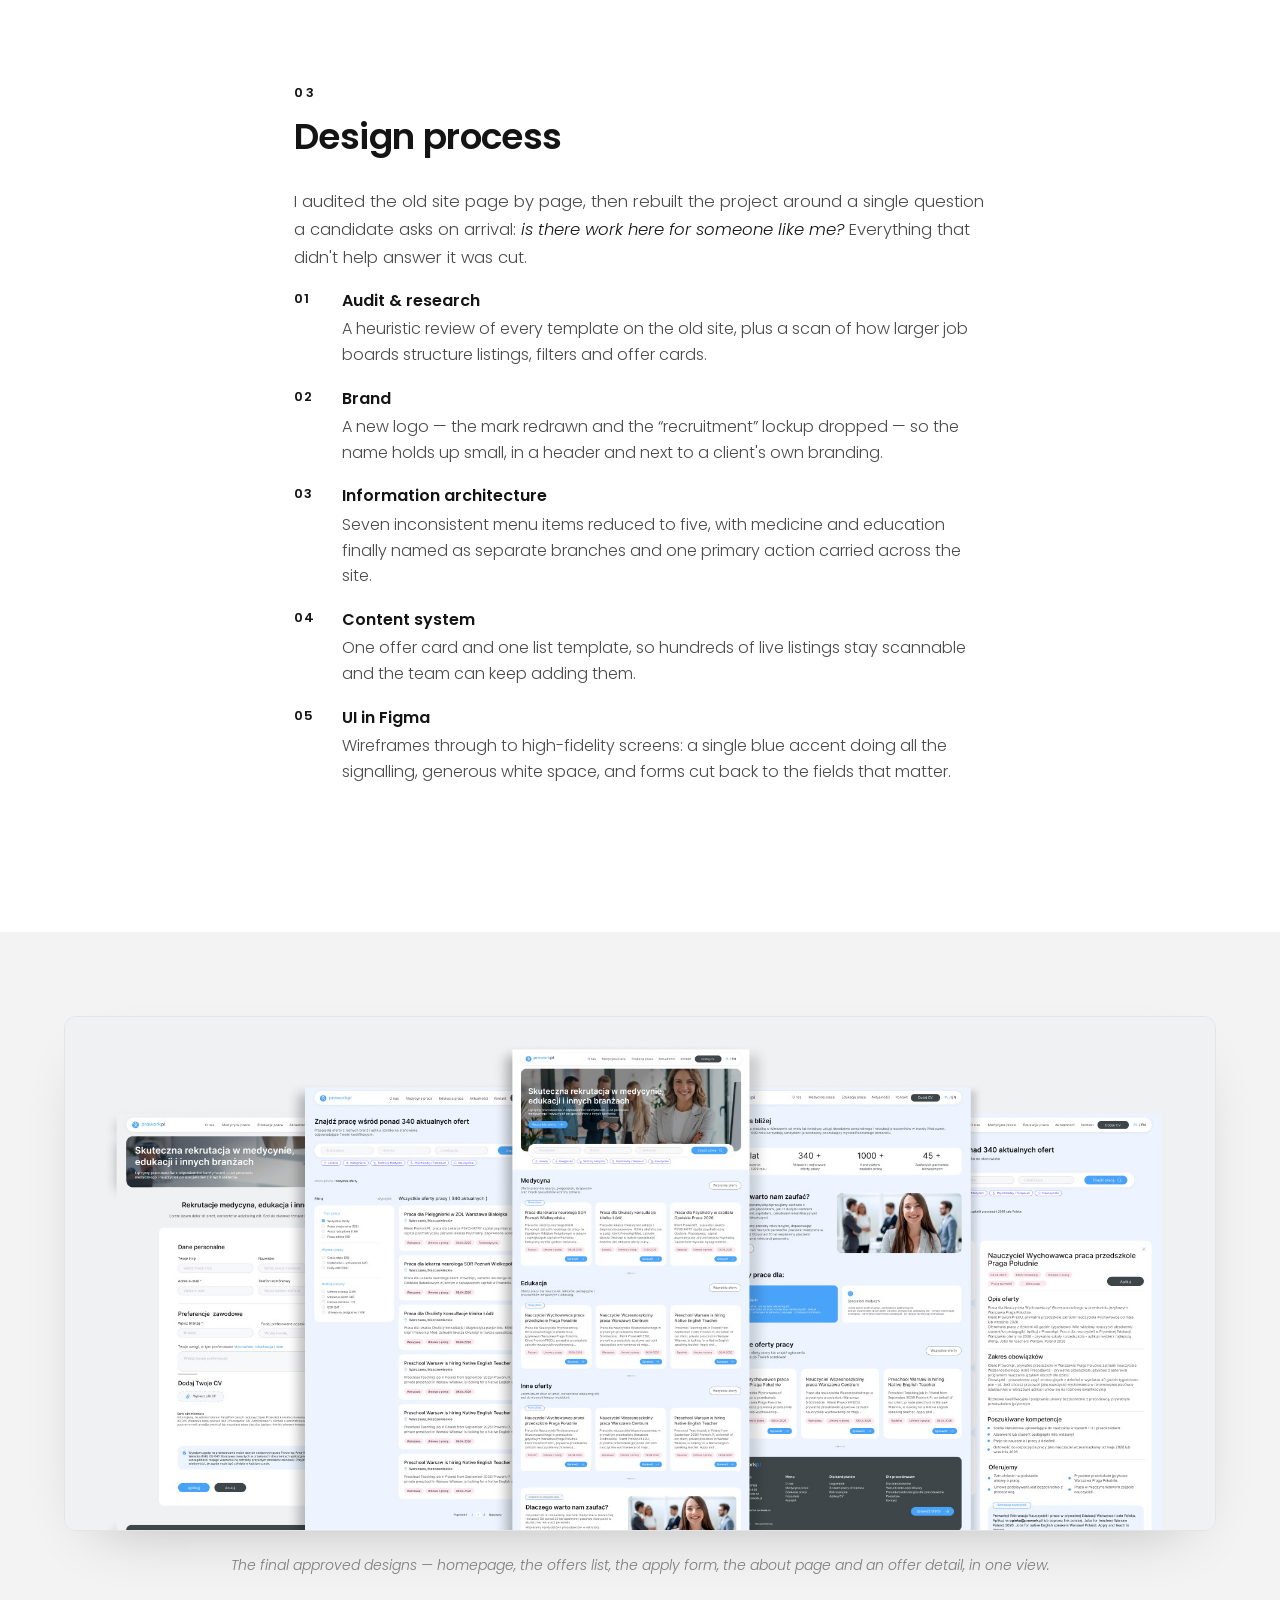
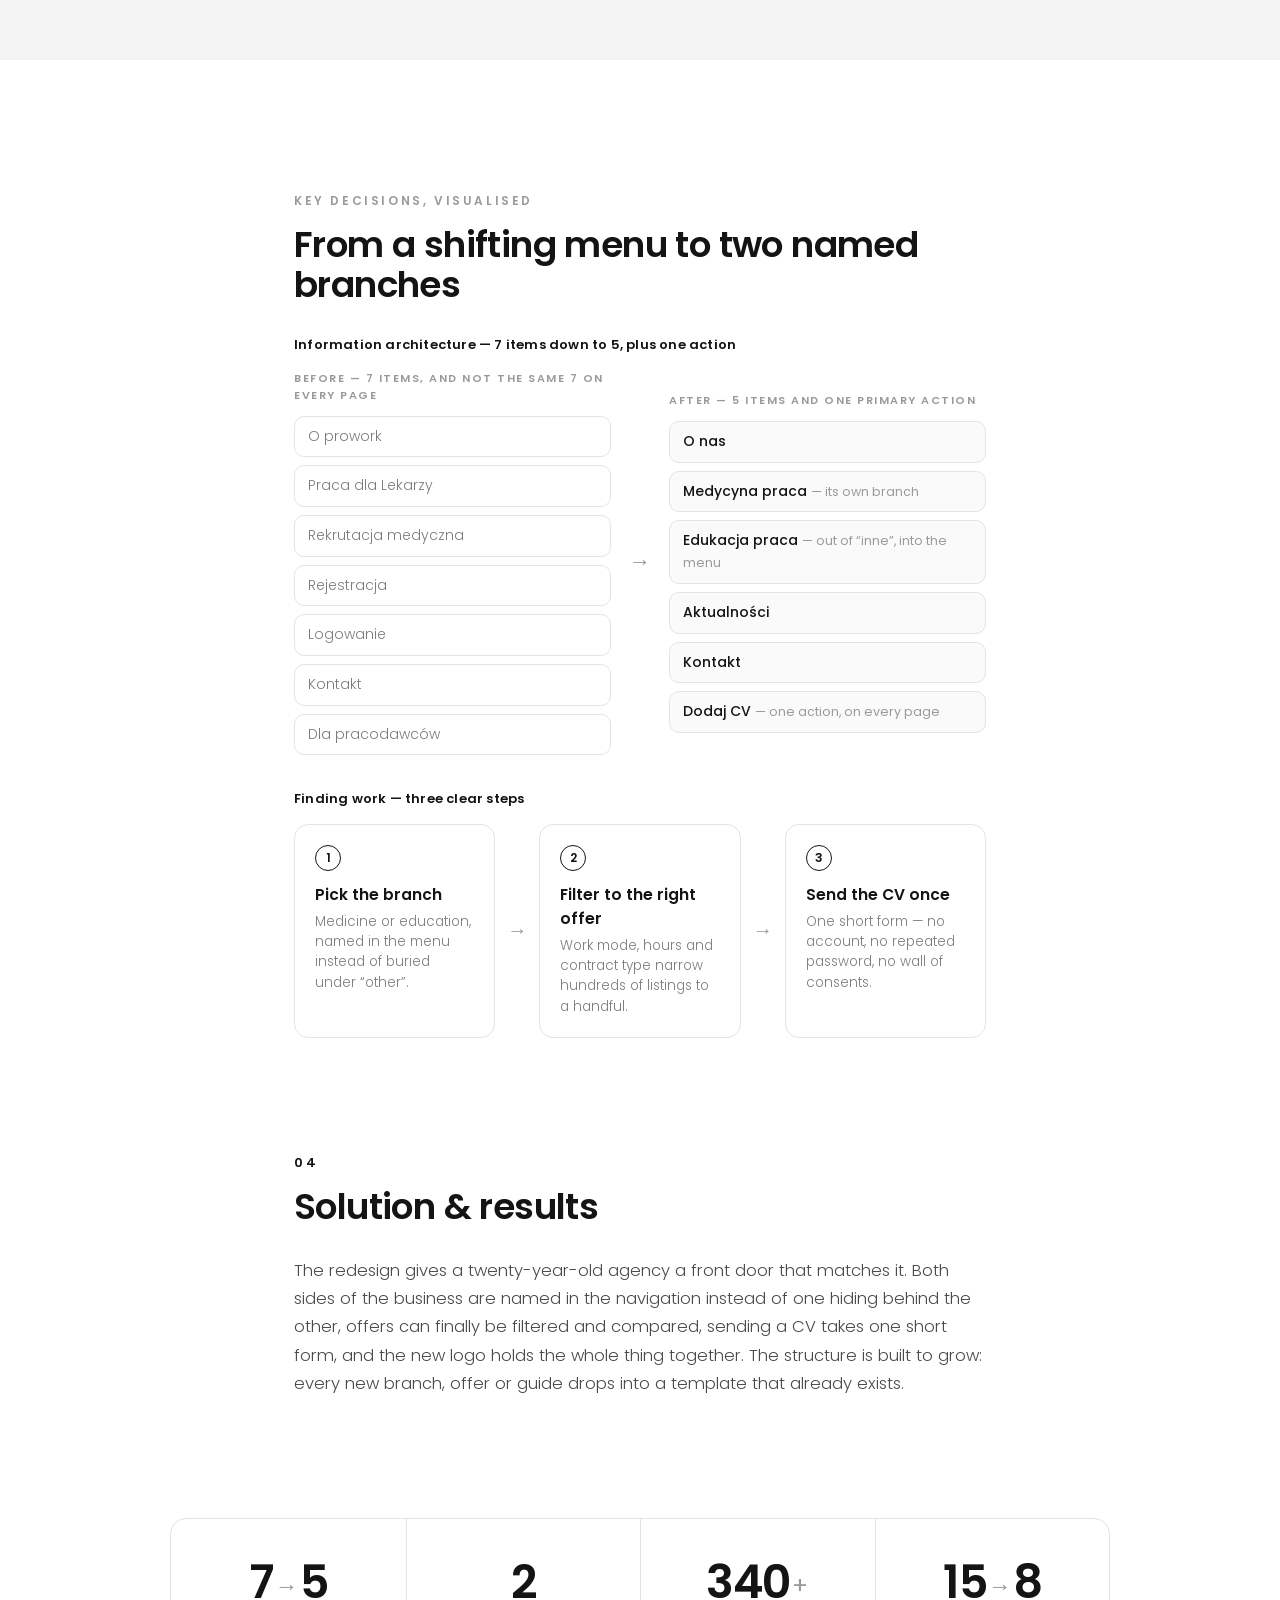
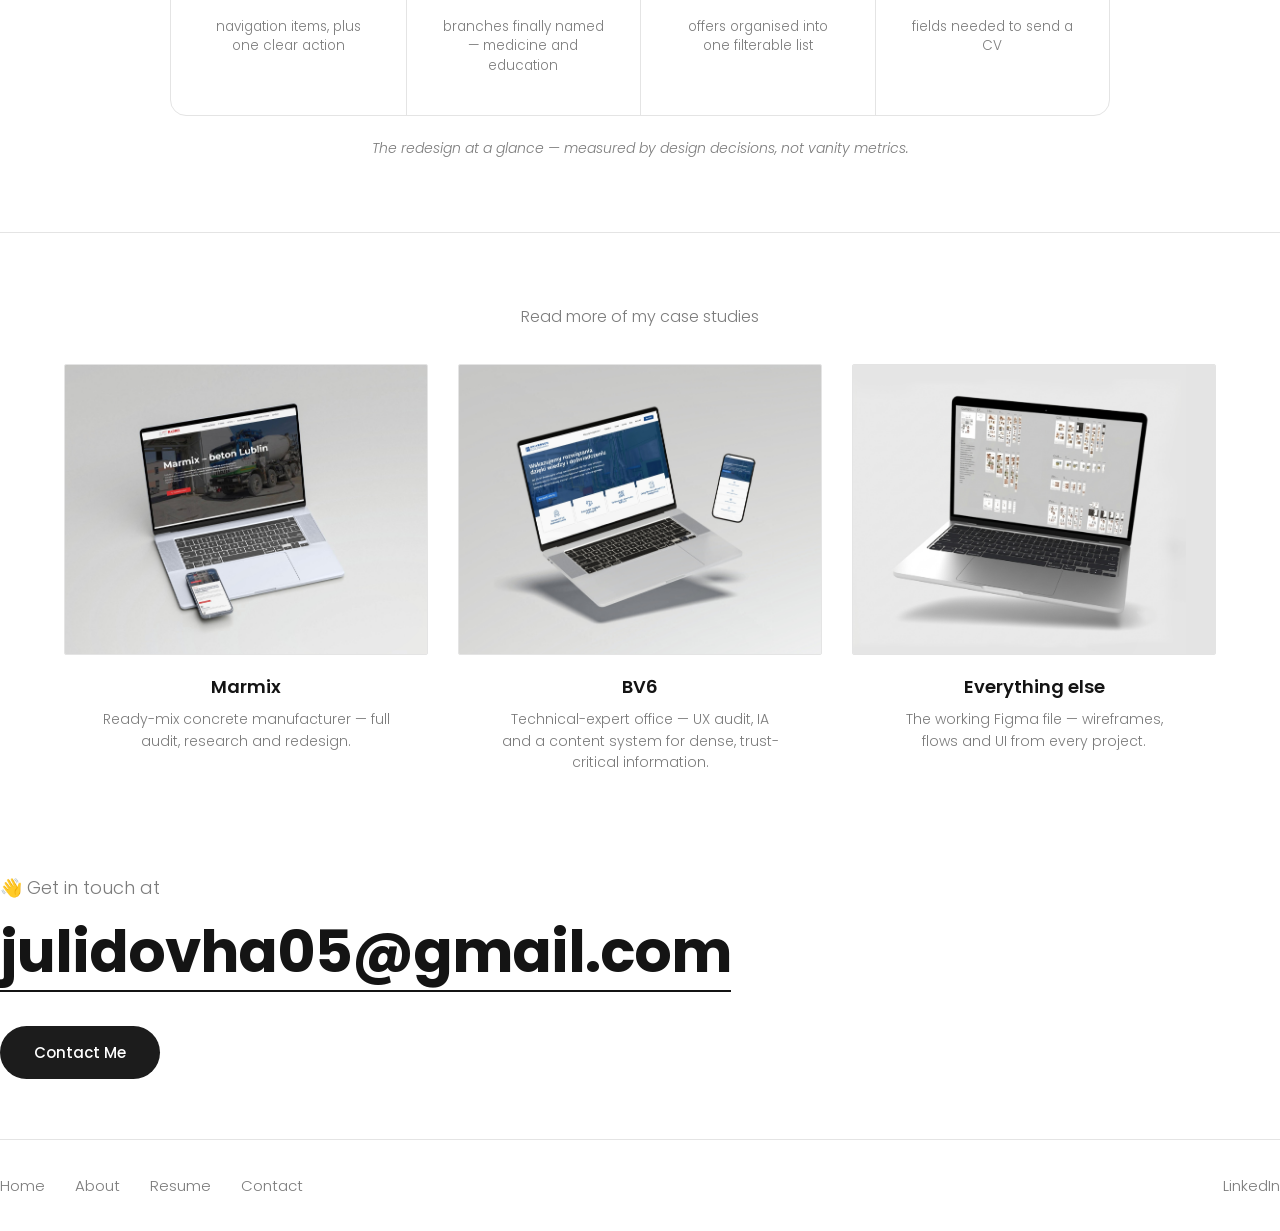
<file: prowork.html>
<!DOCTYPE html>
<html lang="en">
<head>
<meta charset="UTF-8">
<meta name="viewport" content="width=device-width, initial-scale=1.0">
<meta name="robots" content="noindex, nofollow">
<title>Prowork — Case Study | Yuliia Dovha</title>
<meta name="description" content="Prowork — new logo and full redesign for a medical and education recruitment agency. UX/UI case study by Yuliia Dovha: UX audit, information architecture, brand and UI design.">
<link rel="stylesheet" href="style.css?v=3">
<link rel="stylesheet" href="marmix-additions.css?v=12">
</head>
<body class="marmix">

<header class="wrap nav">
  <a href="index.html" class="logo">YD</a>
  <button class="nav-toggle" aria-label="Menu">&#9776;</button>
  <nav class="nav-links">
    <a href="index.html">Home</a>
    <a href="index.html#about">About</a>
    <a href="Yuliia-Dovha-CV.pdf" class="resume-link" target="_blank" rel="noopener">Resume</a>
    <a href="index.html#contact">Contact</a>
  </nav>
</header>

<main>

  <!-- HERO -->
  <section class="wrap cs-hero" id="cs-hero">
    <div class="title">
      <span class="hero-kicker">Client project &middot; Medical &amp; education recruitment, Warsaw</span>
      <h1 class="hero-h1"><span>Prowork</span></h1>
      <p class="role">UX/UI Designer &mdash; Logo, UX audit, information architecture &amp; redesign</p>
      <p class="scroll-hint">Hover the preview to scroll the full homepage &rarr;</p>
    </div>
    <div class="hero-browser macbook">
      <div class="scroll-shot">
        <img src="prowork-home-new.jpg" alt="Prowork redesigned homepage — full landing page">
      </div>
      <img class="mb-frame" src="macbook.png" alt="" aria-hidden="true">
    </div>
  </section>

  <!-- META -->
  <div class="wrap">
    <div class="cs-meta reveal">
      <div><div class="label">Role</div><div class="val">UX/UI Designer<br>(Solo, end to end)</div></div>
      <div><div class="label">Scope</div><div class="val">Audit, Research, IA,<br>Logo, UX, UI</div></div>
      <div><div class="label">Tools</div><div class="val">Figma</div></div>
      <div><div class="label">Focus</div><div class="val">Information architecture<br>&amp; brand identity</div></div>
    </div>
  </div>

  <!-- SHOWCASE 1: two windows -->
  <section class="showcase-block reveal">
    <figure class="fullbleed">
      <img src="prowork-overview-2.jpg" alt="Prowork redesign — the homepage and the about page side by side">
    </figure>
    <p class="cs-caption">A quick glance of the homepage and the new header from Prowork redesign.</p>
  </section>

  <!-- 01 OVERVIEW -->
  <section class="cs-block reveal">
    <header class="sec-head">
      <span class="eyebrow idx">01</span>
      <h2 class="sec-title">Overview</h2>
    </header>
    <p>Prowork is a small Warsaw recruitment agency that has been placing medical staff since
    1999 &mdash; doctors, nurses, therapists and technicians &mdash; and, over the last few years,
    teachers as well. Their clients range from single family clinics to hospitals, care centres and
    private schools.</p>
    <p>The website had grown by accretion for two decades. The offer lived in walls of text, the
    entire education side of the business was almost invisible, and the brand looked nothing like an
    agency with that much history behind it. The brief was a complete rebuild: a new logo, an
    architecture a candidate can actually understand, and a redesign end to end. I ran the UX
    analysis and designed everything &mdash; brand, structure and every screen &mdash; in Figma.</p>
  </section>

  <!-- 02 PROBLEM -->
  <section class="cs-block reveal">
    <header class="sec-head">
      <span class="eyebrow idx">02</span>
      <h2 class="sec-title">The problem</h2>
    </header>
    <p>Two businesses were sharing one website, and only one of them was visible. Everything else
    followed from that.</p>
    <ul class="issue-list">
      <li><strong>Half the business hidden.</strong> Every headline said doctors and nurses. Teaching roles existed, but sat under a generic &ldquo;Praca w EDUKACJI! Inne oferty pracy&rdquo; heading with no route from the menu.</li>
      <li><strong>A menu that changed between pages.</strong> Seven items on one page, six on another, with &ldquo;Rejestracja&rdquo;, &ldquo;Logowanie&rdquo; and &ldquo;Dla pracodawc&oacute;w&rdquo; competing for the same attention as the offer itself.</li>
      <li><strong>Offers as printed pages.</strong> A job was a block of paragraphs with a date and a &ldquo;print this offer&rdquo; link &mdash; no filters, no tags, nothing scannable across hundreds of listings.</li>
      <li><strong>Colour used as decoration.</strong> Magenta, yellow and cyan panels all shouted at once, so nothing actually led. A stock photo of a child climbing a rock face opened a medical recruitment site.</li>
      <li><strong>A dated identity.</strong> The old logo and its &ldquo;recruitment&rdquo; lockup read as a small 2010 web shop and quietly undersold twenty years of credibility.</li>
      <li><strong>Applying was the hardest part.</strong> Fifteen fields, a repeated e-mail and password, four separate consent boxes and a 1&nbsp;MB cap on the CV &mdash; asked before the candidate had been given a single reason to trust the agency.</li>
    </ul>
  </section>

  <!-- BEFORE & AFTER -->
  <section class="ba-block reveal">
    <div class="wrap">
      <header class="sec-head">
        <span class="eyebrow">Before &amp; after</span>
        <h2 class="sec-title">The same pages, rethought</h2>
        <p class="sec-lead">Four places where the gap was widest &mdash; the old site on the left, the redesign on the right. Click any pair to compare them full-size.</p>
      </header>

      <div class="ba-grid">
        <figure class="ba-pair">
          <div class="ba-imgs">
            <div class="ba-shot"><span class="ba-tag old">Before</span><img src="prowork-home-old.jpg" alt="Prowork old homepage — climbing photo hero and competing colour blocks"></div>
            <div class="ba-shot"><span class="ba-tag new">After</span><img src="prowork-home-new.jpg" alt="Prowork redesigned homepage — one promise, a working search and offers grouped by branch"></div>
          </div>
          <figcaption class="ba-cap"><strong>Homepage.</strong> A stock climbing photo and three shouting colour blocks give way to one promise, a search that works, and offers grouped into the branches the agency actually recruits for.</figcaption>
        </figure>

        <figure class="ba-pair">
          <div class="ba-imgs">
            <div class="ba-shot"><span class="ba-tag old">Before</span><img src="prowork-onas-old.jpg" alt="prowork old about page — grey text squeezed between two sidebars"></div>
            <div class="ba-shot"><span class="ba-tag new">After</span><img src="prowork-onas-new.jpg" alt="prowork redesigned about page — track record shown as four numbers"></div>
          </div>
          <figcaption class="ba-cap"><strong>About.</strong> The company's own story was a wall of grey paragraphs squeezed between two sidebars. Now the track record leads &mdash; twenty years, live offers, placements, partners &mdash; in four numbers you can read in a second.</figcaption>
        </figure>

        <figure class="ba-pair">
          <div class="ba-imgs">
            <div class="ba-shot"><span class="ba-tag old">Before</span><img src="prowork-oferty-old.jpg" alt="prowork old offer page — one job as a printed document"></div>
            <div class="ba-shot"><span class="ba-tag new">After</span><img src="prowork-oferty-new.jpg" alt="prowork redesigned offers list — filters by work mode, hours and contract type"></div>
          </div>
          <figcaption class="ba-cap"><strong>Job offers.</strong> An offer used to be a printed document &mdash; breadcrumbs, a date, &ldquo;print this offer&rdquo;. Now every listing sits in one filterable list, with work mode, hours and contract type on the left and location, contract and date on every card.</figcaption>
        </figure>

        <figure class="ba-pair">
          <div class="ba-imgs">
            <div class="ba-shot"><span class="ba-tag old">Before</span><img src="prowork-cv-old.jpg" alt="prowork old registration page — fifteen fields and four consent boxes"></div>
            <div class="ba-shot"><span class="ba-tag new">After</span><img src="prowork-cv-new.jpg" alt="prowork redesigned apply form — personal details, preferences and the CV"></div>
          </div>
          <figcaption class="ba-cap"><strong>Sending a CV.</strong> Registration asked for fifteen fields, a repeated password and four consents. The new form asks the three things a recruiter needs first: who you are, what you're looking for, and the file.</figcaption>
        </figure>
      </div>
    </div>
  </section>

  <!-- WHO IT'S FOR -->
  <section class="cs-block reveal">
    <header class="sec-head">
      <span class="eyebrow">Who it's for</span>
      <h2 class="sec-title">Two very different visitors</h2>
      <p class="sec-lead">Every decision traced back to one of these two people. One is looking for work, the other is looking for staff &mdash; and the old site made them share a single, undifferentiated path.</p>
    </header>
    <div class="persona-grid">
      <div class="persona">
        <span class="persona-tag">Visitor 01</span>
        <h3>The candidate</h3>
        <p class="persona-role">A nurse, doctor or teacher looking for their next contract.</p>
        <ul>
          <li>Scans for location, contract type and hours before anything else</li>
          <li>Checks two or three agencies before committing to one</li>
          <li>Wants to send a CV once, without creating an account first</li>
        </ul>
      </div>
      <div class="persona">
        <span class="persona-tag">Visitor 02</span>
        <h3>The employer</h3>
        <p class="persona-role">A clinic, care centre or private school that needs staff.</p>
        <ul>
          <li>Needs to see the agency covers their speciality, not a vague promise</li>
          <li>Cares about the register entry, the process and how candidates are vetted</li>
          <li>Comes back repeatedly, so a clear structure saves real time</li>
        </ul>
      </div>
    </div>
  </section>

  <!-- 03 DESIGN PROCESS -->
  <section class="cs-block reveal">
    <header class="sec-head">
      <span class="eyebrow idx">03</span>
      <h2 class="sec-title">Design process</h2>
    </header>
    <p>I audited the old site page by page, then rebuilt the project around a single question a
    candidate asks on arrival: <em>is there work here for someone like me?</em> Everything that
    didn't help answer it was cut.</p>
    <ol class="steps">
      <li><span class="s-k">Audit &amp; research</span> A heuristic review of every template on the old site, plus a scan of how larger job boards structure listings, filters and offer cards.</li>
      <li><span class="s-k">Brand</span> A new logo &mdash; the mark redrawn and the &ldquo;recruitment&rdquo; lockup dropped &mdash; so the name holds up small, in a header and next to a client's own branding.</li>
      <li><span class="s-k">Information architecture</span> Seven inconsistent menu items reduced to five, with medicine and education finally named as separate branches and one primary action carried across the site.</li>
      <li><span class="s-k">Content system</span> One offer card and one list template, so hundreds of live listings stay scannable and the team can keep adding them.</li>
      <li><span class="s-k">UI in Figma</span> Wireframes through to high-fidelity screens: a single blue accent doing all the signalling, generous white space, and forms cut back to the fields that matter.</li>
    </ol>
  </section>

  <!-- SHOWCASE 2: full set of screens -->
  <section class="showcase-block reveal">
    <figure class="fullbleed">
      <img src="prowork-overview-1.jpg" alt="Overview of the redesigned prowork site — the key screens in one view">
    </figure>
    <p class="cs-caption">The final approved designs &mdash; homepage, the offers list, the apply form, the about page and an offer detail, in one view.</p>
  </section>

  <!-- KEY DECISIONS, VISUALISED -->
  <section class="cs-block reveal">
    <header class="sec-head">
      <span class="eyebrow">Key decisions, visualised</span>
      <h2 class="sec-title">From a shifting menu to two named branches</h2>
    </header>

    <div class="artifact">
      <span class="artifact-h">Information architecture &mdash; 7 items down to 5, plus one action</span>
      <div class="ia">
        <div class="ia-col">
          <span class="ia-k">Before &mdash; 7 items, and not the same 7 on every page</span>
          <ul class="ia-list old">
            <li>O prowork</li>
            <li>Praca dla Lekarzy</li>
            <li>Rekrutacja medyczna</li>
            <li>Rejestracja</li>
            <li>Logowanie</li>
            <li>Kontakt</li>
            <li>Dla pracodawc&oacute;w</li>
          </ul>
        </div>
        <div class="ia-arrow" aria-hidden="true">&rarr;</div>
        <div class="ia-col">
          <span class="ia-k">After &mdash; 5 items and one primary action</span>
          <ul class="ia-list new">
            <li>O nas</li>
            <li>Medycyna praca <em>&mdash; its own branch</em></li>
            <li>Edukacja praca <em>&mdash; out of &ldquo;inne&rdquo;, into the menu</em></li>
            <li>Aktualno&#347;ci</li>
            <li>Kontakt</li>
            <li>Dodaj CV <em>&mdash; one action, on every page</em></li>
          </ul>
        </div>
      </div>
    </div>

    <div class="artifact">
      <span class="artifact-h">Finding work &mdash; three clear steps</span>
      <div class="flow">
        <div class="flow-step">
          <span class="fs-n">1</span>
          <h4>Pick the branch</h4>
          <p>Medicine or education, named in the menu instead of buried under &ldquo;other&rdquo;.</p>
        </div>
        <div class="flow-sep" aria-hidden="true">&rarr;</div>
        <div class="flow-step">
          <span class="fs-n">2</span>
          <h4>Filter to the right offer</h4>
          <p>Work mode, hours and contract type narrow hundreds of listings to a handful.</p>
        </div>
        <div class="flow-sep" aria-hidden="true">&rarr;</div>
        <div class="flow-step">
          <span class="fs-n">3</span>
          <h4>Send the CV once</h4>
          <p>One short form &mdash; no account, no repeated password, no wall of consents.</p>
        </div>
      </div>
    </div>
  </section>

  <!-- 04 SOLUTION & RESULTS -->
  <section class="cs-block reveal">
    <header class="sec-head">
      <span class="eyebrow idx">04</span>
      <h2 class="sec-title">Solution &amp; results</h2>
    </header>
    <p>The redesign gives a twenty-year-old agency a front door that matches it. Both sides of the
    business are named in the navigation instead of one hiding behind the other, offers can finally
    be filtered and compared, sending a CV takes one short form, and the new logo holds the whole
    thing together. The structure is built to grow: every new branch, offer or guide drops into a
    template that already exists.</p>
  </section>

  <div class="wrap">
    <div class="stats reveal">
      <div class="stat"><div class="stat-n">7<span class="op">&rarr;</span>5</div><div class="stat-l">navigation items, plus one clear action</div></div>
      <div class="stat"><div class="stat-n">2</div><div class="stat-l">branches finally named &mdash; medicine and education</div></div>
      <div class="stat"><div class="stat-n">340<span class="op">+</span></div><div class="stat-l">offers organised into one filterable list</div></div>
      <div class="stat"><div class="stat-n">15<span class="op">&rarr;</span>8</div><div class="stat-l">fields needed to send a CV</div></div>
    </div>
    <p class="cs-caption">The redesign at a glance &mdash; measured by design decisions, not vanity metrics.</p>
  </div>

  <!-- MORE CASE STUDIES -->
  <section class="wrap more-cases reveal">
    <p class="h">Read more of my case studies</p>
    <div class="more-grid">
      <a class="mc" href="marmix.html">
        <div class="mc-thumb has-img"><img class="mc-img" src="marmix-hero.jpg" alt="Marmix homepage shown on a MacBook and phone"></div>
        <h4>Marmix</h4><p>Ready-mix concrete manufacturer &mdash; full audit, research and redesign.</p>
      </a>
      <a class="mc" href="bv6.html">
        <div class="mc-thumb has-img"><img class="mc-img" src="bv6-hero.jpg" alt="BV6 homepage shown on a laptop and phones"></div>
        <h4>BV6</h4><p>Technical-expert office &mdash; UX audit, IA and a content system for dense, trust-critical information.</p>
      </a>
      <a class="mc" href="https://www.figma.com/design/InLUHViWf3izsoIkYblYzh/Portfolio?t=PLNjWqkeh9v2emWD-0" target="_blank" rel="noopener">
        <div class="mc-thumb has-img"><img class="mc-img" src="figma-all-projects.jpg" alt="Figma canvas with wireframes and UI screens, shown on a MacBook"></div>
        <h4>Everything else</h4><p>The working Figma file &mdash; wireframes, flows and UI from every project.</p>
      </a>
    </div>
  </section>

  <!-- CONTACT -->
  <section class="wrap contact">
    <p class="hi reveal">&#128075; Get in touch at</p>
    <a class="mail reveal" href="mailto:julidovha05@gmail.com">julidovha05@gmail.com</a>
    <div class="reveal"><a class="btn" href="mailto:julidovha05@gmail.com">Contact Me</a></div>
  </section>
</main>

<!-- BEFORE/AFTER LIGHTBOX -->
<div class="lightbox" id="lightbox">
  <button class="lb-close" id="lbClose" aria-label="Close">&times;</button>
  <div class="lb-inner">
    <figure class="lb-fig"><span class="ba-tag old">Before</span><img id="lbImgOld" alt=""></figure>
    <figure class="lb-fig"><span class="ba-tag new">After</span><img id="lbImgNew" alt=""></figure>
  </div>
  <p class="lb-cap" id="lbCap"></p>
  <p class="lb-hint">Click outside the images, press Esc, or use the &times; button to close.</p>
</div>

<footer class="wrap footer">
  <div class="footer-links">
    <a href="index.html">Home</a>
    <a href="index.html#about">About</a>
    <a href="Yuliia-Dovha-CV.pdf" class="resume-link" target="_blank" rel="noopener">Resume</a>
    <a href="index.html#contact">Contact</a>
  </div>
  <div class="social"><a href="#" data-linkedin target="_blank" rel="noopener">LinkedIn</a></div>
</footer>

<script>
  const toggle = document.querySelector('.nav-toggle');
  const links = document.querySelector('.nav-links');
  toggle && toggle.addEventListener('click', () => links.classList.toggle('open'));
  const io = new IntersectionObserver((entries) => {
    entries.forEach(e => { if (e.isIntersecting) { e.target.classList.add('in'); io.unobserve(e.target); } });
  }, { threshold: 0.08 });
  document.querySelectorAll('.reveal').forEach(el => io.observe(el));

  // Measure the laptop screen window so the hover auto-scroll lands exactly
  // at the bottom of the page, at any screen size.
  function setScreenHeight() {
    document.querySelectorAll('.scroll-shot').forEach(s => {
      s.style.setProperty('--sh', Math.round(s.clientHeight) + 'px');
    });
  }
  setScreenHeight();
  window.addEventListener('resize', setScreenHeight);
  window.addEventListener('load', setScreenHeight);

  // Before/after lightbox — click a pair to compare both images full-size
  const lightbox = document.getElementById('lightbox');
  const lbImgOld = document.getElementById('lbImgOld');
  const lbImgNew = document.getElementById('lbImgNew');
  const lbCap = document.getElementById('lbCap');
  const lbClose = document.getElementById('lbClose');

  function openLightbox(pair) {
    const imgs = pair.querySelectorAll('.ba-shot img');
    const cap = pair.querySelector('.ba-cap');
    if (imgs.length < 2) return;
    lbImgOld.src = imgs[0].src; lbImgOld.alt = imgs[0].alt;
    lbImgNew.src = imgs[1].src; lbImgNew.alt = imgs[1].alt;
    lbCap.innerHTML = cap ? cap.innerHTML : '';
    lightbox.classList.add('open');
    document.body.style.overflow = 'hidden';
  }
  function closeLightbox() {
    lightbox.classList.remove('open');
    document.body.style.overflow = '';
  }
  document.querySelectorAll('.ba-pair').forEach(pair => {
    pair.addEventListener('click', () => openLightbox(pair));
  });
  lbClose.addEventListener('click', closeLightbox);
  lightbox.addEventListener('click', (e) => { if (e.target === lightbox) closeLightbox(); });
  document.addEventListener('keydown', (e) => { if (e.key === 'Escape') closeLightbox(); });
</script>
</body>
</html>
</file>
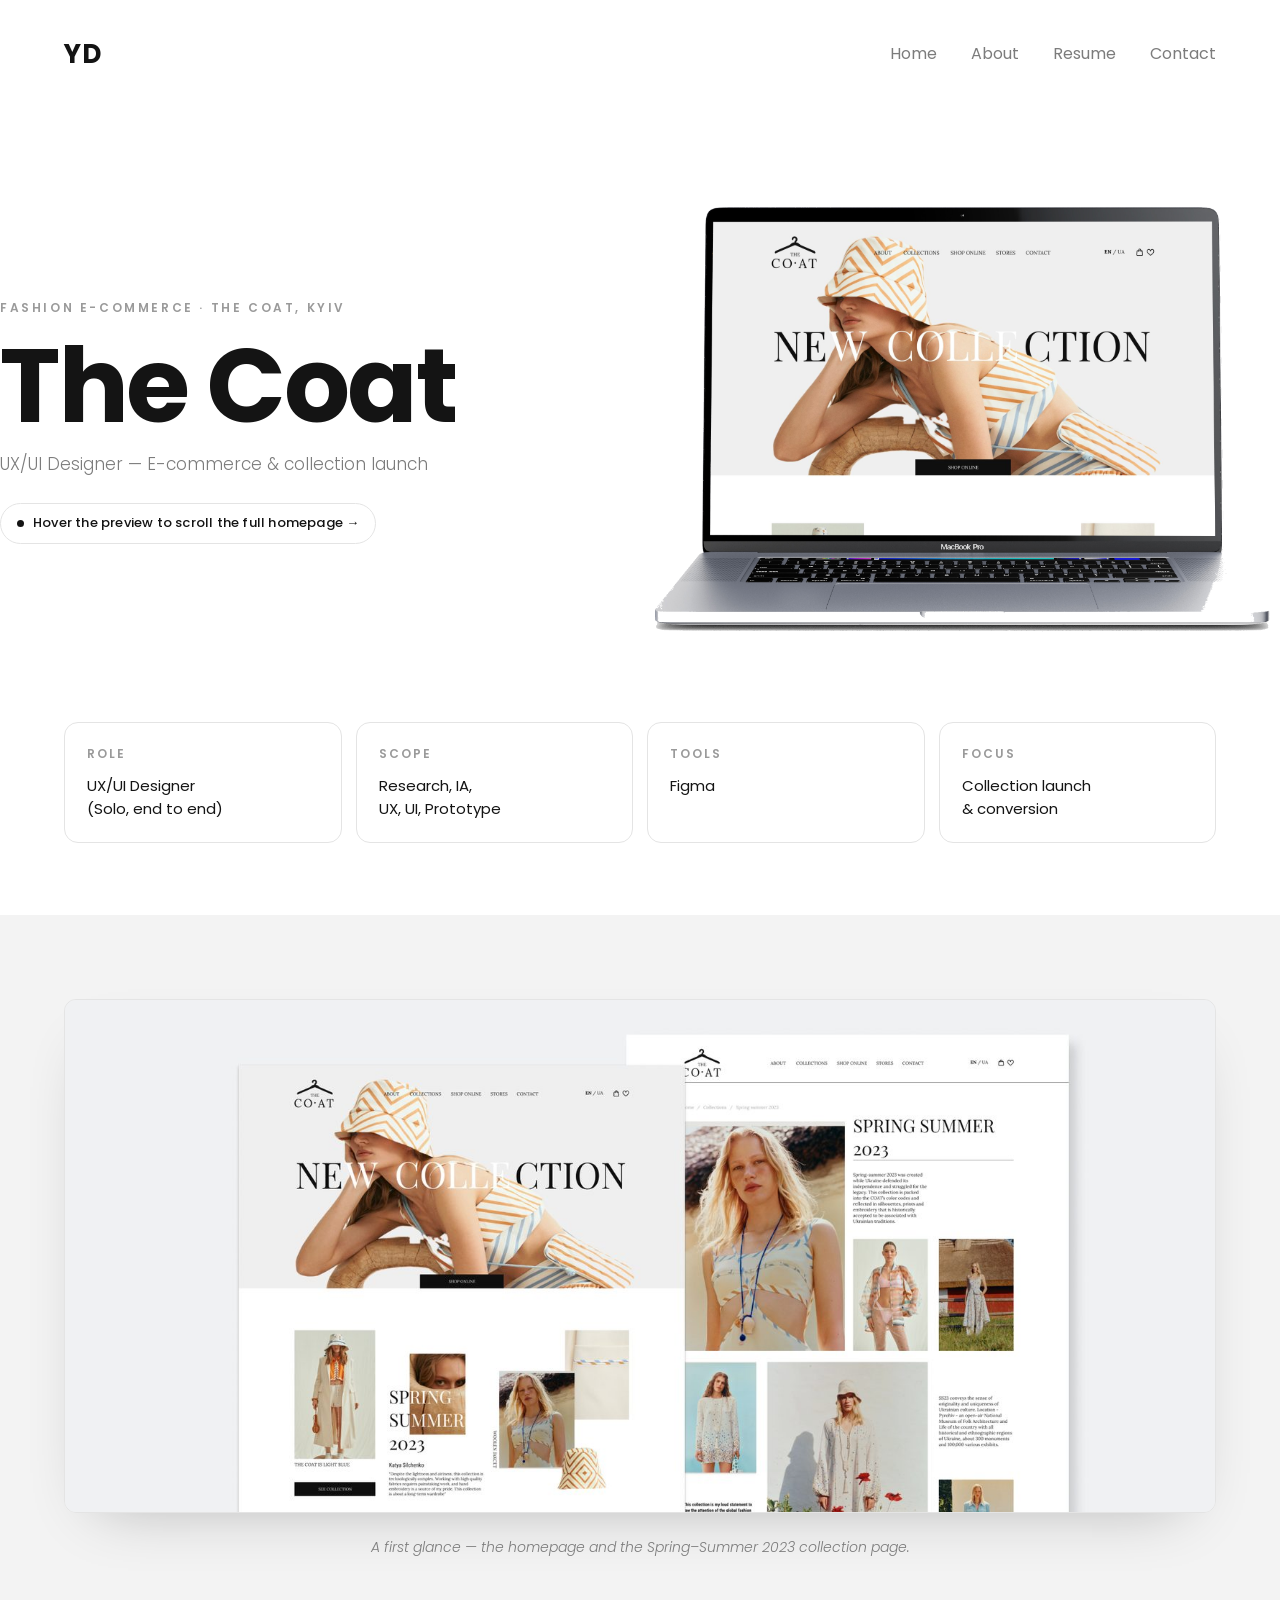
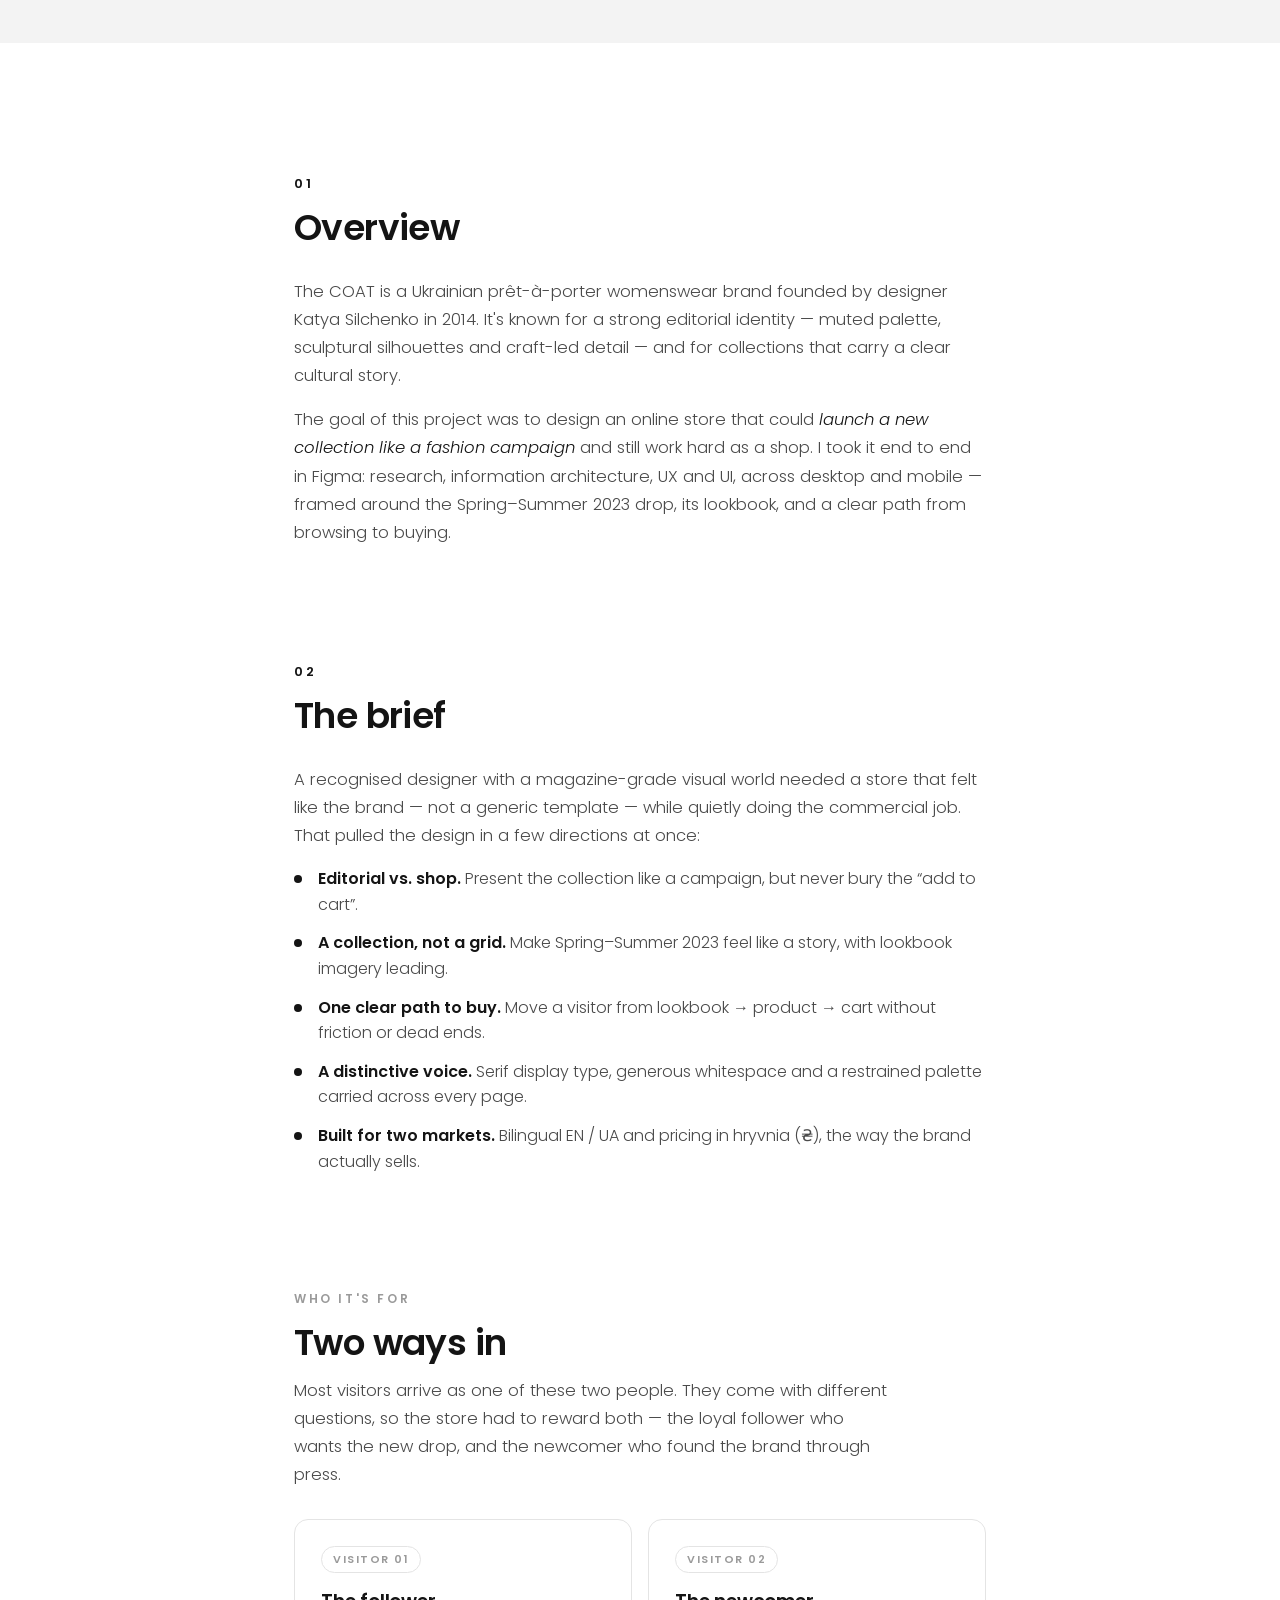
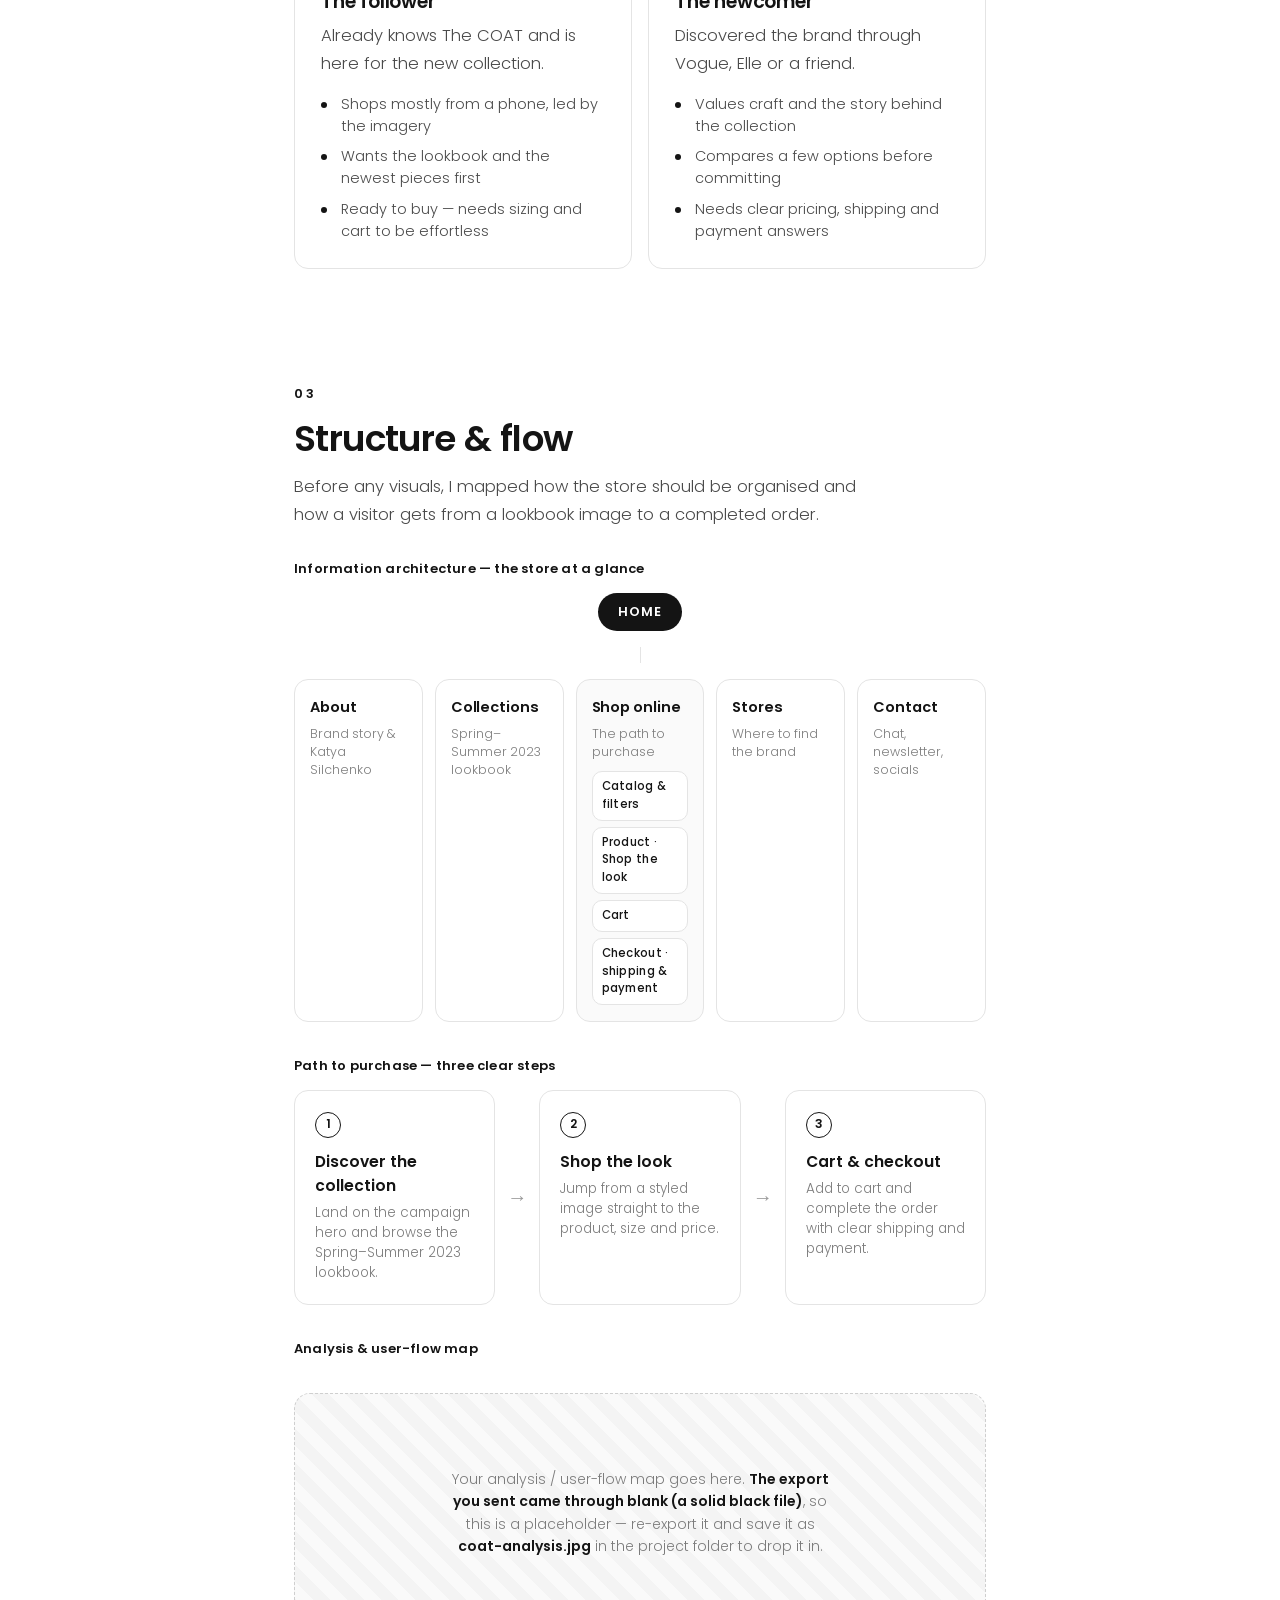
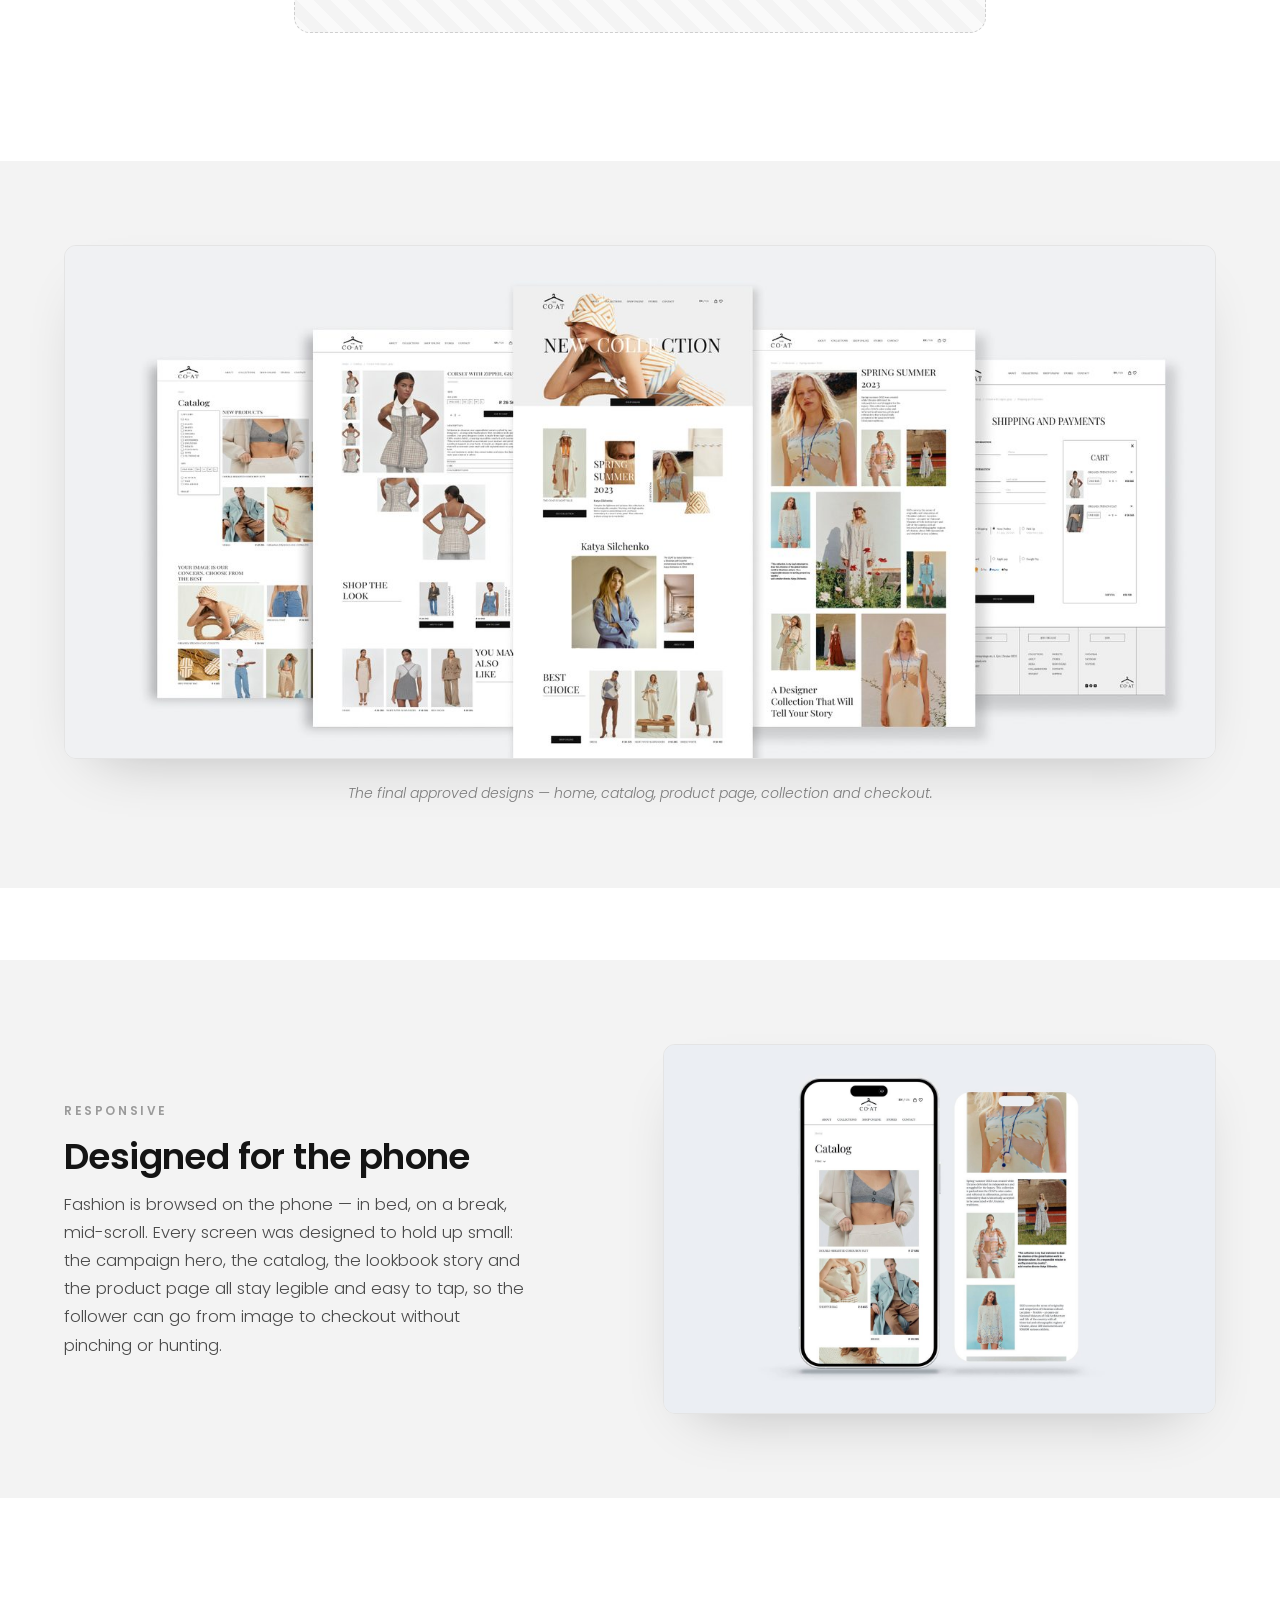
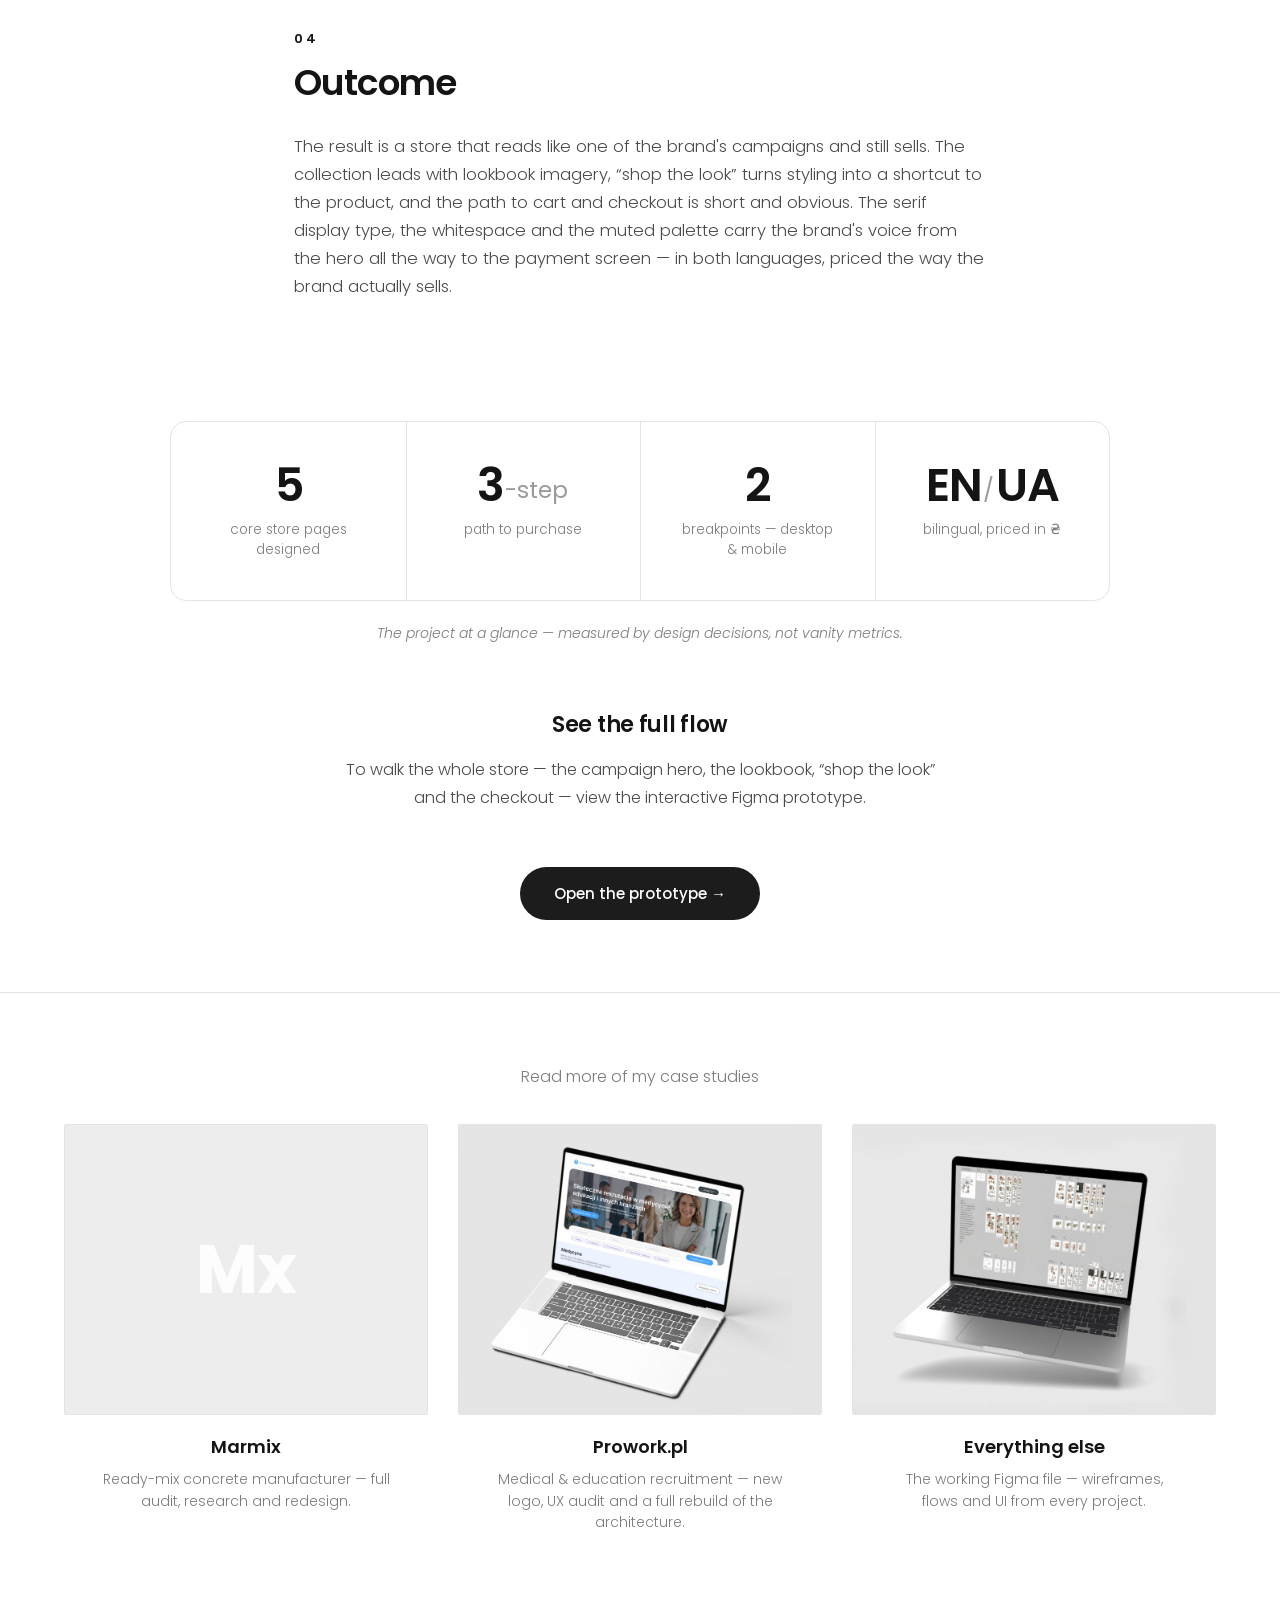
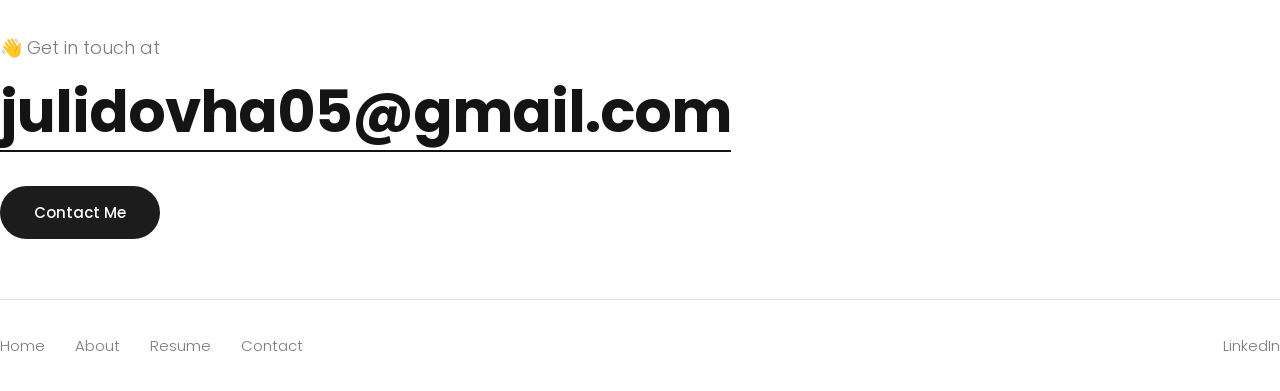
<file: the-coat.html>
<!DOCTYPE html>
<html lang="en">
<head>
<meta charset="UTF-8">
<meta name="viewport" content="width=device-width, initial-scale=1.0">
<meta name="robots" content="noindex, nofollow">
<title>The Coat — Case Study | Yuliia Dovha</title>
<meta name="description" content="The Coat — a fashion e-commerce concept for Ukrainian womenswear brand The COAT by Katya Silchenko. UX/UI case study by Yuliia Dovha: research, information architecture, UX, UI and prototype.">
<link rel="stylesheet" href="style.css?v=3">
<link rel="stylesheet" href="marmix-additions.css?v=12">
<style>
  /* --- the-coat only: small additions on top of the shared case-study system --- */
  .coat-phone-shot{
    width: 100%; height: auto; display: block;
    border-radius: var(--r-img);
    border: 1px solid var(--line);
    box-shadow: 0 24px 60px -34px rgba(0,0,0,.30);
  }
  /* Information architecture — site map */
  .coat-sitemap{ display: grid; gap: 16px; }
  .sm-root{
    justify-self: center; font-size: 13px; font-weight: 600; letter-spacing: 1px;
    text-transform: uppercase; color: #fff; background: var(--ink);
    padding: 9px 20px; border-radius: 100px;
  }
  .sm-stem{ justify-self: center; width: 1px; height: 16px; background: var(--line); }
  .sm-cols{ display: grid; grid-template-columns: repeat(5, 1fr); gap: 12px; }
  .sm-node{
    border: 1px solid var(--line); border-radius: var(--r-md); padding: 16px 15px; background: #fff;
    transition: border-color .25s var(--ease), transform .25s var(--ease);
  }
  .sm-node:hover{ border-color: #cfcfcf; transform: var(--lift); }
  .sm-node.is-shop{ background: #fafafa; }
  .sm-node h4{ font-size: 14.5px; font-weight: 600; margin: 0 0 6px; letter-spacing: -0.1px; }
  .sm-node p{ color: var(--muted); font-size: 12.5px; font-weight: 300; line-height: 1.45; margin: 0; }
  .sm-sub{ list-style: none; margin: 10px 0 0; padding: 0; display: grid; gap: 6px; }
  .sm-sub li{
    font-size: 11.5px; letter-spacing: .3px; color: var(--ink); font-weight: 500;
    border: 1px solid var(--line); border-radius: var(--r-sm); padding: 6px 9px; background: #fff;
  }
  /* placeholder slot for the analysis / user-flow map export */
  .coat-map-ph{
    margin-top: 34px; border: 1.5px dashed #cfcfcf; border-radius: var(--r-lg);
    background: repeating-linear-gradient(45deg, #fafafa, #fafafa 12px, #f4f4f4 12px, #f4f4f4 24px);
    min-height: 240px; display: flex; align-items: center; justify-content: center; text-align: center;
    padding: 32px;
  }
  .coat-map-ph span{ display: block; color: var(--muted); font-size: 14px; font-weight: 300; line-height: 1.6; max-width: 44ch; }
  .coat-map-ph b{ color: var(--ink); font-weight: 600; }
  @media (max-width: 820px){ .sm-cols{ grid-template-columns: 1fr 1fr; } }
  @media (max-width: 480px){ .sm-cols{ grid-template-columns: 1fr; } }
</style>
</head>
<body class="marmix">

<header class="wrap nav">
  <a href="index.html" class="logo">YD</a>
  <button class="nav-toggle" aria-label="Menu">&#9776;</button>
  <nav class="nav-links">
    <a href="index.html">Home</a>
    <a href="index.html#about">About</a>
    <a href="Yuliia-Dovha-CV.pdf" class="resume-link" target="_blank" rel="noopener">Resume</a>
    <a href="index.html#contact">Contact</a>
  </nav>
</header>

<main>

  <!-- HERO -->
  <section class="wrap cs-hero" id="cs-hero">
    <div class="title">
      <span class="hero-kicker">Fashion e-commerce &middot; The COAT, Kyiv</span>
      <h1 class="hero-h1"><span>The Coat</span></h1>
      <p class="role">UX/UI Designer &mdash; E-commerce &amp; collection launch</p>
      <p class="scroll-hint">Hover the preview to scroll the full homepage &rarr;</p>
    </div>
    <div class="hero-browser macbook">
      <div class="scroll-shot">
        <img src="coat-home-full.jpg" alt="The COAT redesigned homepage — full landing page">
      </div>
      <img class="mb-frame" src="macbook.png" alt="" aria-hidden="true">
    </div>
  </section>

  <!-- META -->
  <div class="wrap">
    <div class="cs-meta reveal">
      <div><div class="label">Role</div><div class="val">UX/UI Designer<br>(Solo, end to end)</div></div>
      <div><div class="label">Scope</div><div class="val">Research, IA,<br>UX, UI, Prototype</div></div>
      <div><div class="label">Tools</div><div class="val">Figma</div></div>
      <div><div class="label">Focus</div><div class="val">Collection launch<br>&amp; conversion</div></div>
    </div>
  </div>

  <!-- SHOWCASE 1: homepage + collection page -->
  <section class="showcase-block reveal">
    <figure class="fullbleed">
      <img src="coat-showcase.jpg" alt="The COAT — homepage and Spring–Summer 2023 collection page">
    </figure>
    <p class="cs-caption">A first glance &mdash; the homepage and the Spring&ndash;Summer 2023 collection page.</p>
  </section>

  <!-- 01 OVERVIEW -->
  <section class="cs-block reveal">
    <header class="sec-head">
      <span class="eyebrow idx">01</span>
      <h2 class="sec-title">Overview</h2>
    </header>
    <p>The COAT is a Ukrainian pr&ecirc;t-&agrave;-porter womenswear brand founded by designer Katya
    Silchenko in 2014. It's known for a strong editorial identity &mdash; muted palette, sculptural
    silhouettes and craft-led detail &mdash; and for collections that carry a clear cultural story.</p>
    <p>The goal of this project was to design an online store that could <em>launch a new collection
    like a fashion campaign</em> and still work hard as a shop. I took it end to end in Figma:
    research, information architecture, UX and UI, across desktop and mobile &mdash; framed around the
    Spring&ndash;Summer 2023 drop, its lookbook, and a clear path from browsing to buying.</p>
  </section>

  <!-- 02 THE BRIEF -->
  <section class="cs-block reveal">
    <header class="sec-head">
      <span class="eyebrow idx">02</span>
      <h2 class="sec-title">The brief</h2>
    </header>
    <p>A recognised designer with a magazine-grade visual world needed a store that felt like the
    brand &mdash; not a generic template &mdash; while quietly doing the commercial job. That pulled
    the design in a few directions at once:</p>
    <ul class="issue-list">
      <li><strong>Editorial vs. shop.</strong> Present the collection like a campaign, but never bury the &ldquo;add to cart&rdquo;.</li>
      <li><strong>A collection, not a grid.</strong> Make Spring&ndash;Summer 2023 feel like a story, with lookbook imagery leading.</li>
      <li><strong>One clear path to buy.</strong> Move a visitor from lookbook &rarr; product &rarr; cart without friction or dead ends.</li>
      <li><strong>A distinctive voice.</strong> Serif display type, generous whitespace and a restrained palette carried across every page.</li>
      <li><strong>Built for two markets.</strong> Bilingual EN&nbsp;/&nbsp;UA and pricing in hryvnia (&#8372;), the way the brand actually sells.</li>
    </ul>
  </section>

  <!-- WHO IT'S FOR -->
  <section class="cs-block reveal">
    <header class="sec-head">
      <span class="eyebrow">Who it's for</span>
      <h2 class="sec-title">Two ways in</h2>
      <p class="sec-lead">Most visitors arrive as one of these two people. They come with different
      questions, so the store had to reward both &mdash; the loyal follower who wants the new drop,
      and the newcomer who found the brand through press.</p>
    </header>
    <div class="persona-grid">
      <div class="persona">
        <span class="persona-tag">Visitor 01</span>
        <h3>The follower</h3>
        <p class="persona-role">Already knows The COAT and is here for the new collection.</p>
        <ul>
          <li>Shops mostly from a phone, led by the imagery</li>
          <li>Wants the lookbook and the newest pieces first</li>
          <li>Ready to buy &mdash; needs sizing and cart to be effortless</li>
        </ul>
      </div>
      <div class="persona">
        <span class="persona-tag">Visitor 02</span>
        <h3>The newcomer</h3>
        <p class="persona-role">Discovered the brand through Vogue, Elle or a friend.</p>
        <ul>
          <li>Values craft and the story behind the collection</li>
          <li>Compares a few options before committing</li>
          <li>Needs clear pricing, shipping and payment answers</li>
        </ul>
      </div>
    </div>
  </section>

  <!-- 03 STRUCTURE & FLOW  (replaces before/after) -->
  <section class="cs-block reveal">
    <header class="sec-head">
      <span class="eyebrow idx">03</span>
      <h2 class="sec-title">Structure &amp; flow</h2>
      <p class="sec-lead">Before any visuals, I mapped how the store should be organised and how a
      visitor gets from a lookbook image to a completed order.</p>
    </header>

    <div class="artifact">
      <span class="artifact-h">Information architecture &mdash; the store at a glance</span>
      <div class="coat-sitemap">
        <span class="sm-root">Home</span>
        <span class="sm-stem" aria-hidden="true"></span>
        <div class="sm-cols">
          <div class="sm-node"><h4>About</h4><p>Brand story &amp; Katya Silchenko</p></div>
          <div class="sm-node"><h4>Collections</h4><p>Spring&ndash;Summer 2023 lookbook</p></div>
          <div class="sm-node is-shop">
            <h4>Shop online</h4><p>The path to purchase</p>
            <ul class="sm-sub">
              <li>Catalog &amp; filters</li>
              <li>Product &middot; Shop the look</li>
              <li>Cart</li>
              <li>Checkout &middot; shipping &amp; payment</li>
            </ul>
          </div>
          <div class="sm-node"><h4>Stores</h4><p>Where to find the brand</p></div>
          <div class="sm-node"><h4>Contact</h4><p>Chat, newsletter, socials</p></div>
        </div>
      </div>
    </div>

    <div class="artifact">
      <span class="artifact-h">Path to purchase &mdash; three clear steps</span>
      <div class="flow">
        <div class="flow-step">
          <span class="fs-n">1</span>
          <h4>Discover the collection</h4>
          <p>Land on the campaign hero and browse the Spring&ndash;Summer 2023 lookbook.</p>
        </div>
        <div class="flow-sep" aria-hidden="true">&rarr;</div>
        <div class="flow-step">
          <span class="fs-n">2</span>
          <h4>Shop the look</h4>
          <p>Jump from a styled image straight to the product, size and price.</p>
        </div>
        <div class="flow-sep" aria-hidden="true">&rarr;</div>
        <div class="flow-step">
          <span class="fs-n">3</span>
          <h4>Cart &amp; checkout</h4>
          <p>Add to cart and complete the order with clear shipping and payment.</p>
        </div>
      </div>
    </div>

    <div class="artifact">
      <span class="artifact-h">Analysis &amp; user-flow map</span>
      <div class="coat-map-ph">
        <span>Your analysis / user-flow map goes here. <b>The export you sent came through blank
        (a solid black file)</b>, so this is a placeholder &mdash; re-export it and save it as
        <b>coat-analysis.jpg</b> in the project folder to drop it in.</span>
      </div>
    </div>
  </section>

  <!-- FINAL DESIGNS SHOWCASE -->
  <section class="showcase-block reveal">
    <figure class="fullbleed">
      <img src="coat-final-designs.jpg" alt="The COAT — the final approved screens: home, catalog, product, collection and checkout">
    </figure>
    <p class="cs-caption">The final approved designs &mdash; home, catalog, product page, collection and checkout.</p>
  </section>

  <!-- MOBILE / RESPONSIVE -->
  <section class="mobile-block reveal">
    <div class="wrap mobile-inner">
      <div class="mobile-copy">
        <span class="eyebrow">Responsive</span>
        <h2 class="sec-title">Designed for the phone</h2>
        <p>Fashion is browsed on the phone &mdash; in bed, on a break, mid-scroll. Every screen was
        designed to hold up small: the campaign hero, the catalog, the lookbook story and the product
        page all stay legible and easy to tap, so the follower can go from image to checkout without
        pinching or hunting.</p>
      </div>
      <div class="mobile-mock">
        <img class="coat-phone-shot" src="coat-phones.jpg" alt="The COAT store on two phones — the catalog and the Spring–Summer 2023 collection">
      </div>
    </div>
  </section>

  <!-- 04 OUTCOME -->
  <section class="cs-block reveal">
    <header class="sec-head">
      <span class="eyebrow idx">04</span>
      <h2 class="sec-title">Outcome</h2>
    </header>
    <p>The result is a store that reads like one of the brand's campaigns and still sells. The
    collection leads with lookbook imagery, &ldquo;shop the look&rdquo; turns styling into a shortcut
    to the product, and the path to cart and checkout is short and obvious. The serif display type,
    the whitespace and the muted palette carry the brand's voice from the hero all the way to the
    payment screen &mdash; in both languages, priced the way the brand actually sells.</p>
  </section>

  <div class="wrap">
    <div class="stats reveal">
      <div class="stat"><div class="stat-n">5</div><div class="stat-l">core store pages designed</div></div>
      <div class="stat"><div class="stat-n">3<span class="op">-step</span></div><div class="stat-l">path to purchase</div></div>
      <div class="stat"><div class="stat-n">2</div><div class="stat-l">breakpoints &mdash; desktop &amp; mobile</div></div>
      <div class="stat"><div class="stat-n">EN<span class="op">/</span>UA</div><div class="stat-l">bilingual, priced in &#8372;</div></div>
    </div>
    <p class="cs-caption">The project at a glance &mdash; measured by design decisions, not vanity metrics.</p>
  </div>

  <!-- SEE THE PROTOTYPE -->
  <section class="wrap live-site reveal">
    <h3>See the full flow</h3>
    <p>To walk the whole store &mdash; the campaign hero, the lookbook, &ldquo;shop the look&rdquo;
    and the checkout &mdash; view the interactive Figma prototype.</p>
    <a class="btn" href="https://www.figma.com/design/InLUHViWf3izsoIkYblYzh/Portfolio?t=PLNjWqkeh9v2emWD-0" target="_blank" rel="noopener">Open the prototype &rarr;</a>
  </section>

  <!-- MORE CASE STUDIES -->
  <section class="wrap more-cases reveal">
    <p class="h">Read more of my case studies</p>
    <div class="more-grid">
      <a class="mc" href="marmix.html">
        <div class="mc-thumb"><span class="mc-mono">Mx</span></div>
        <h4>Marmix</h4><p>Ready-mix concrete manufacturer &mdash; full audit, research and redesign.</p>
      </a>
      <a class="mc" href="prowork.html">
        <div class="mc-thumb has-img"><img class="mc-img" src="prowork-hero.jpg" alt="Prowork.pl homepage shown on a MacBook"></div>
        <h4>Prowork.pl</h4><p>Medical &amp; education recruitment &mdash; new logo, UX audit and a full rebuild of the architecture.</p>
      </a>
      <a class="mc" href="https://www.figma.com/design/InLUHViWf3izsoIkYblYzh/Portfolio?t=PLNjWqkeh9v2emWD-0" target="_blank" rel="noopener">
        <div class="mc-thumb has-img"><img class="mc-img" src="figma-all-projects.jpg" alt="Figma canvas with wireframes and UI screens, shown on a MacBook"></div>
        <h4>Everything else</h4><p>The working Figma file &mdash; wireframes, flows and UI from every project.</p>
      </a>
    </div>
  </section>

  <!-- CONTACT -->
  <section class="wrap contact">
    <p class="hi reveal">&#128075; Get in touch at</p>
    <a class="mail reveal" href="mailto:julidovha05@gmail.com">julidovha05@gmail.com</a>
    <div class="reveal"><a class="btn" href="mailto:julidovha05@gmail.com">Contact Me</a></div>
  </section>
</main>

<footer class="wrap footer">
  <div class="footer-links">
    <a href="index.html">Home</a>
    <a href="index.html#about">About</a>
    <a href="Yuliia-Dovha-CV.pdf" class="resume-link" target="_blank" rel="noopener">Resume</a>
    <a href="index.html#contact">Contact</a>
  </div>
  <div class="social"><a href="#" data-linkedin target="_blank" rel="noopener">LinkedIn</a></div>
</footer>

<script>
  const toggle = document.querySelector('.nav-toggle');
  const links = document.querySelector('.nav-links');
  toggle && toggle.addEventListener('click', () => links.classList.toggle('open'));
  const io = new IntersectionObserver((entries) => {
    entries.forEach(e => { if (e.isIntersecting) { e.target.classList.add('in'); io.unobserve(e.target); } });
  }, { threshold: 0.08 });
  document.querySelectorAll('.reveal').forEach(el => io.observe(el));

  // Measure the laptop screen window so the hover auto-scroll lands exactly
  // at the bottom of the page, at any screen size.
  function setScreenHeight() {
    document.querySelectorAll('.scroll-shot').forEach(s => {
      s.style.setProperty('--sh', Math.round(s.clientHeight) + 'px');
    });
  }
  setScreenHeight();
  window.addEventListener('resize', setScreenHeight);
  window.addEventListener('load', setScreenHeight);
</script>
</body>
</html>
</file>
<file: style.css>
/* ===========================================================
   Yuliia Dovha — UX/UI Portfolio
   Shared stylesheet
   =========================================================== */

@import url('https://fonts.googleapis.com/css2?family=Poppins:wght@300;400;500;600;700&display=swap');

:root {
  --bg: #ffffff;
  --ink: #141414;
  --muted: #7c7c7c;
  --muted-soft: #9a9a9a;
  --card: #ededed;
  --card-2: #f3f3f3;
  --line: #e4e4e4;
  --btn: #1c1c1c;
  --btn-ink: #ffffff;
  --maxw: 1440px;
  --pad: clamp(20px, 5vw, 72px);
  --font: 'Poppins', -apple-system, BlinkMacSystemFont, 'Segoe UI', sans-serif;
}

* { box-sizing: border-box; margin: 0; padding: 0; }

html { scroll-behavior: smooth; }

body {
  font-family: var(--font);
  background: var(--bg);
  color: var(--ink);
  line-height: 1.55;
  -webkit-font-smoothing: antialiased;
  font-weight: 300;
}

a { color: inherit; text-decoration: none; }

img { max-width: 100%; display: block; }

.wrap {
  max-width: var(--maxw);
  margin: 0 auto;
  padding-left: var(--pad);
  padding-right: var(--pad);
}

/* ---------- Nav ---------- */
.nav {
  display: flex;
  align-items: center;
  justify-content: space-between;
  padding-top: 34px;
  padding-bottom: 34px;
}
.logo {
  font-weight: 700;
  font-size: 26px;
  letter-spacing: 0.5px;
}
.nav-links {
  display: flex;
  gap: 34px;
  font-size: 16px;
  font-weight: 400;
}
.nav-links a { color: var(--muted); transition: color .2s ease; }
.nav-links a:hover, .nav-links a.active { color: var(--ink); }

.nav-toggle { display: none; background: none; border: 0; cursor: pointer; }

/* ---------- Hero (home) ---------- */
.hero { padding-top: 44px; padding-bottom: 70px; }
.hero h1 {
  font-weight: 700;
  font-size: clamp(44px, 8vw, 92px);
  line-height: 1.02;
  letter-spacing: -1.5px;
  margin-bottom: 34px;
}
.hero p {
  max-width: 860px;
  font-size: clamp(17px, 2.1vw, 22px);
  color: var(--muted);
  font-weight: 300;
  line-height: 1.6;
}

/* ---------- Projects grid ---------- */
.projects {
  display: grid;
  grid-template-columns: 1fr 1fr;
  gap: clamp(36px, 5vw, 64px) clamp(28px, 4vw, 56px);
  padding-bottom: 30px;
}
.project { display: block; }
.project-thumb {
  background: var(--card);
  aspect-ratio: 1 / 0.82;
  border-radius: 2px;
  overflow: hidden;
  display: flex;
  align-items: center;
  justify-content: center;
  position: relative;
  transition: transform .45s cubic-bezier(.2,.7,.2,1), box-shadow .45s ease;
}
.project-thumb img { width: 100%; height: 100%; object-fit: cover; }
.project:hover .project-thumb {
  transform: translateY(-6px);
  box-shadow: 0 24px 48px -24px rgba(0,0,0,.28);
}
.thumb-ph {
  color: var(--muted-soft);
  font-size: 14px;
  font-weight: 400;
  text-align: center;
  padding: 24px;
}
.thumb-ph span { display: block; font-weight: 600; color: #b3b3b3; margin-bottom: 6px; letter-spacing: 2px; text-transform: uppercase; font-size: 12px; }

.project h3 {
  font-weight: 600;
  font-size: clamp(26px, 3.4vw, 34px);
  margin: 26px 0 14px;
  letter-spacing: -0.5px;
}
.project p {
  color: var(--muted);
  font-size: 16px;
  font-weight: 300;
  max-width: 46ch;
}
.project .more {
  display: inline-block;
  margin-top: 14px;
  font-size: 15px;
  color: var(--ink);
  font-weight: 500;
  border-bottom: 1px solid var(--ink);
  padding-bottom: 2px;
}

/* ---------- Figma link row ---------- */
.all-projects {
  padding: 46px 0 10px;
  border-top: 1px solid var(--line);
  margin-top: 60px;
  display: flex;
  align-items: baseline;
  justify-content: space-between;
  gap: 20px;
  flex-wrap: wrap;
}
.all-projects p { color: var(--muted); font-weight: 300; font-size: 17px; }
.all-projects a.figma {
  font-weight: 500;
  font-size: 17px;
  border-bottom: 1px solid var(--ink);
  padding-bottom: 3px;
}

/* ---------- About section ---------- */
.about { padding: 90px 0 30px; }
.eyebrow {
  font-size: 13px;
  letter-spacing: 3px;
  text-transform: uppercase;
  color: var(--muted-soft);
  font-weight: 600;
  margin-bottom: 22px;
}
.about h2 {
  font-weight: 600;
  font-size: clamp(28px, 4vw, 42px);
  max-width: 20ch;
  line-height: 1.15;
  letter-spacing: -0.5px;
  margin-bottom: 26px;
}
.about p {
  max-width: 760px;
  color: var(--muted);
  font-weight: 300;
  font-size: 18px;
  margin-bottom: 16px;
}
.skills {
  display: flex;
  flex-wrap: wrap;
  gap: 10px;
  margin-top: 30px;
}
.skills span {
  border: 1px solid var(--line);
  border-radius: 40px;
  padding: 8px 18px;
  font-size: 14px;
  font-weight: 400;
  color: var(--ink);
}

/* ---------- Contact ---------- */
.contact { padding: 100px 0 60px; }
.contact .hi { color: var(--muted); font-size: 18px; margin-bottom: 18px; font-weight: 300; }
.contact .mail {
  font-weight: 700;
  font-size: clamp(30px, 6vw, 58px);
  letter-spacing: -1px;
  border-bottom: 2px solid var(--ink);
  display: inline-block;
  padding-bottom: 6px;
  line-height: 1.1;
  word-break: break-word;
}
.btn {
  display: inline-block;
  background: var(--btn);
  color: var(--btn-ink);
  padding: 15px 34px;
  border-radius: 40px;
  font-size: 15px;
  font-weight: 500;
  margin-top: 34px;
  transition: transform .2s ease, opacity .2s ease;
}
.btn:hover { transform: translateY(-2px); opacity: .9; }

/* ---------- Footer ---------- */
.footer {
  border-top: 1px solid var(--line);
  padding: 34px 0;
  display: flex;
  align-items: center;
  justify-content: space-between;
  flex-wrap: wrap;
  gap: 16px;
}
.footer-links { display: flex; gap: 30px; font-size: 15px; }
.footer-links a { color: var(--muted); transition: color .2s; }
.footer-links a:hover { color: var(--ink); }
.footer .social { color: var(--muted); font-size: 15px; }
.footer .social a:hover { color: var(--ink); }

/* ===========================================================
   CASE STUDY PAGE
   =========================================================== */
.cs-hero {
  display: grid;
  grid-template-columns: 1fr 1.15fr;
  gap: clamp(30px, 6vw, 80px);
  align-items: center;
  padding: 40px 0 60px;
}
.cs-hero .title h1 {
  font-weight: 700;
  font-size: clamp(40px, 6vw, 70px);
  letter-spacing: -1.5px;
  line-height: 1.02;
  margin-bottom: 14px;
}
.cs-hero .title .role { color: var(--muted); font-size: 17px; font-weight: 300; }
.cs-shot {
  background: var(--card);
  aspect-ratio: 16 / 10;
  border-radius: 3px;
  display: flex; align-items: center; justify-content: center;
  overflow: hidden;
}
.cs-shot img { width: 100%; height: 100%; object-fit: cover; }

.cs-meta {
  display: flex;
  gap: clamp(40px, 12vw, 140px);
  justify-content: center;
  padding: 46px 0;
  border-top: 1px solid var(--line);
  border-bottom: 1px solid var(--line);
  text-align: center;
}
.cs-meta .label { font-size: 13px; letter-spacing: 2px; text-transform: uppercase; color: var(--muted-soft); font-weight: 600; margin-bottom: 8px; }
.cs-meta .val { font-size: 16px; color: var(--ink); font-weight: 400; }

.cs-band {
  background: var(--card-2);
  padding: 60px 0;
  margin: 60px 0;
}
.cs-band .shots {
  display: grid;
  grid-template-columns: 1fr 1fr;
  gap: 24px;
}
.cs-band .shot {
  background: #e2e2e2;
  aspect-ratio: 4 / 3;
  border-radius: 3px;
  display: flex; align-items: center; justify-content: center;
  color: var(--muted-soft); font-size: 13px; text-align:center; padding: 16px;
}
.cs-caption { text-align: center; color: var(--muted); font-size: 14px; font-style: italic; margin-top: 26px; font-weight: 300; }

.cs-section { max-width: 720px; margin: 0 auto; padding: 30px 0; }
.cs-section h2 {
  font-weight: 600;
  font-size: 26px;
  margin-bottom: 20px;
  letter-spacing: -0.3px;
}
.cs-section h2 .num { color: var(--muted-soft); font-weight: 600; margin-right: 12px; }
.cs-section p { color: #4a4a4a; font-size: 16.5px; font-weight: 300; margin-bottom: 16px; line-height: 1.7; }
.cs-section .ph { color: #b06a00; background: #fff6e6; border: 1px dashed #f0c268; border-radius: 4px; padding: 2px 8px; font-size: 14px; font-weight: 400; }

.gallery {
  display: grid;
  grid-template-columns: repeat(5, 1fr);
  gap: 14px;
  margin: 40px 0 10px;
}
.gallery .g {
  background: var(--card);
  aspect-ratio: 3 / 5;
  border-radius: 3px;
  display:flex; align-items:center; justify-content:center;
  color: var(--muted-soft); font-size: 11px; text-align:center; padding: 8px;
}

.stats {
  display: grid;
  grid-template-columns: repeat(4, 1fr);
  gap: 30px;
  max-width: 900px;
  margin: 60px auto;
  text-align: center;
}
.stats .n { font-weight: 700; font-size: clamp(38px, 6vw, 64px); letter-spacing: -1px; }
.stats .l { color: var(--muted); font-size: 15px; font-weight: 300; margin-top: 6px; }

.cs-live { max-width: 720px; margin: 0 auto; padding: 20px 0 40px; }
.cs-live h2 { font-weight: 600; font-size: 24px; margin-bottom: 16px; }
.cs-live p { color: #4a4a4a; font-weight: 300; font-size: 16.5px; line-height: 1.7; }

.more-cases { border-top: 1px solid var(--line); padding-top: 60px; margin-top: 40px; }
.more-cases .h { text-align: center; color: var(--muted); font-size: 16px; margin-bottom: 34px; font-weight: 300; }
.more-grid { display: grid; grid-template-columns: repeat(3, 1fr); gap: 30px; }
.more-grid .mc-thumb { background: var(--card); aspect-ratio: 1/0.8; border-radius: 2px; display:flex;align-items:center;justify-content:center;color:var(--muted-soft);font-size:12px; }
.more-grid h4 { text-align:center; font-weight: 600; font-size: 18px; margin: 18px 0 8px; }
.more-grid p { text-align:center; color: var(--muted); font-size: 14px; font-weight: 300; max-width: 32ch; margin: 0 auto; }

/* ---------- Reveal animation ---------- */
.reveal { opacity: 0; transform: translateY(24px); transition: opacity .7s ease, transform .7s cubic-bezier(.2,.7,.2,1); }
.reveal.in { opacity: 1; transform: none; }

/* ---------- Responsive ---------- */
@media (max-width: 820px) {
  .projects { grid-template-columns: 1fr; }
  .cs-hero { grid-template-columns: 1fr; }
  .cs-band .shots { grid-template-columns: 1fr; }
  .gallery { grid-template-columns: repeat(2, 1fr); }
  .stats { grid-template-columns: 1fr 1fr; gap: 40px 20px; }
  .more-grid { grid-template-columns: 1fr; gap: 40px; }
  .cs-meta { flex-direction: column; gap: 30px; }
  .nav-links { gap: 22px; font-size: 15px; }
}

@media (max-width: 520px) {
  .nav-links { display: none; }
  .nav-links.open {
    display: flex;
    position: absolute;
    top: 84px; left: 0; right: 0;
    flex-direction: column;
    background: #fff;
    padding: 20px var(--pad) 28px;
    gap: 18px;
    border-bottom: 1px solid var(--line);
    z-index: 20;
  }
  .nav-toggle { display: block; font-size: 26px; line-height: 1; color: var(--ink); }
  .nav { position: relative; }
}

@media (prefers-reduced-motion: reduce) {
  * { scroll-behavior: auto; }
  .reveal { opacity: 1; transform: none; transition: none; }
  .project:hover .project-thumb { transform: none; }
}

/* ============================================================
   MARMIX — side-by-side hero (scroll-on-hover) + full-bleed shots
   Doklej na SAMYM KOncu pliku style.css.
   ============================================================ */

/* zapobiega poziomemu scrollbarowi przy obrazach 100vw */
html, body { overflow-x: hidden; }

/* ---------- Hero: uklad obok siebie (jak dotad) ---------- */
.cs-hero .title h1 { margin-bottom: 14px; }
.cs-hero .scroll-hint {
  text-align: left; margin-top: 22px;
  color: var(--muted-soft); font-size: 13px; font-weight: 300; letter-spacing: .3px;
}

/* ---------- Browser mockup frame ---------- */
.browser {
  border: 1px solid var(--line);
  border-radius: 10px;
  overflow: hidden;
  background: #fff;
  box-shadow: 0 22px 55px -30px rgba(0,0,0,.35);
}
.browser-bar {
  display: flex; align-items: center; gap: 10px;
  padding: 10px 15px; background: #f6f6f6;
  border-bottom: 1px solid var(--line);
}
.browser-dots { display: flex; gap: 7px; flex: 0 0 auto; }
.browser-dots i { width: 11px; height: 11px; border-radius: 50%; background: #d9d9d9; display: block; }
.browser-url {
  flex: 1 1 auto; max-width: 240px; margin: 0 auto;
  background: #fff; border: 1px solid var(--line); border-radius: 100px;
  font-size: 12px; color: var(--muted-soft); padding: 5px 14px;
  text-align: center; white-space: nowrap; overflow: hidden; text-overflow: ellipsis;
}

/* Hero: przewijany zrzut calej strony na hover */
.hero-browser { --sh: clamp(300px, 44vh, 480px); margin: 0; }
.scroll-shot { height: var(--sh); overflow: hidden; position: relative; cursor: ns-resize; }
.scroll-shot img { width: 100%; height: auto; display: block; transition: transform .6s ease; }
.scroll-shot:hover img {
  transform: translateY(calc(-100% + var(--sh)));
  transition: transform 9s linear;
}

/* ---------- Full-bleed image (od krawedzi do krawedzi) ---------- */
.fullbleed { width: 100vw; margin-left: calc(50% - 50vw); }
.fullbleed img { width: 100%; height: auto; display: block; }

.showcase-block { margin: clamp(48px, 7vw, 88px) 0; }
.showcase-block .band-label { margin-bottom: 22px; }
.showcase-block .cs-caption { margin-top: 24px; }
.cs-block .fullbleed { margin: 26px 0; }

/* section label (eyebrow z kreska) */
.band-label {
  display: inline-flex; align-items: center; gap: 12px;
  font-size: 12px; letter-spacing: 2px; text-transform: uppercase;
  color: var(--ink); font-weight: 600;
}
.band-label::before { content: ""; width: 22px; height: 2px; background: currentColor; }

/* ---------- Old site: opisy w kafelkach ---------- */
.old-cap { color: var(--muted); font-size: 14px; font-weight: 300; margin-top: 12px; line-height: 1.55; }
.old-tiles { display: grid; grid-template-columns: repeat(2, 1fr); gap: 16px; margin-top: 24px; }
.old-tile { border: 1px solid var(--line); border-radius: 4px; padding: 18px 20px; }
.old-tile .k { font-size: 12px; letter-spacing: 2px; text-transform: uppercase; color: var(--muted-soft); font-weight: 600; margin-bottom: 8px; }
.old-tile p { font-size: 15px; color: #4a4a4a; font-weight: 300; line-height: 1.6; margin: 0; }

@media (max-width: 820px) {
  .old-tiles { grid-template-columns: 1fr; }
}
@media (prefers-reduced-motion: reduce) {
  .scroll-shot:hover img { transform: none; transition: none; }
}

/* ============================================================
   HOME — strzalka "See my projects" + karta "Everything else"
   ============================================================ */

/* ---------- Hero scroll cue ---------- */
.scroll-cue {
  display: inline-flex;
  align-items: center;
  gap: 16px;
  margin-top: clamp(30px, 4vw, 46px);
  font-size: 13px;
  letter-spacing: 2px;
  text-transform: uppercase;
  font-weight: 600;
  color: var(--ink);
}
.scroll-cue .cue-dot {
  width: 46px; height: 46px;
  flex: 0 0 auto;
  border: 1px solid var(--line);
  border-radius: 50%;
  display: grid; place-items: center;
  transition: background .25s ease, border-color .25s ease, color .25s ease;
}
.scroll-cue .cue-dot svg {
  width: 15px; height: 15px;
  stroke: currentColor; fill: none; stroke-width: 1.5;
  animation: cue-nudge 2.6s cubic-bezier(.4, 0, .2, 1) infinite;
}
.scroll-cue:hover .cue-dot {
  background: var(--btn);
  border-color: var(--btn);
  color: var(--btn-ink);
}
.scroll-cue:focus-visible {
  outline: 2px solid var(--ink);
  outline-offset: 8px;
  border-radius: 40px;
}
@keyframes cue-nudge {
  0%, 55%, 100% { transform: translateY(0); }
  28%           { transform: translateY(5px); }
}

/* zapas przy smooth-scrollu do sekcji projektow */
#projects { scroll-margin-top: 28px; }

/* ---------- Karta "Everything else" (Figma) ---------- */
.project-thumb.is-figma { background: #eaeaea; }
.thumb-tag {
  position: absolute;
  top: 16px; left: 16px;
  z-index: 2;
  background: rgba(18, 18, 18, .88);
  border-radius: 100px;
  padding: 6px 14px;
  font-size: 11px;
  letter-spacing: 1.6px;
  text-transform: uppercase;
  font-weight: 600;
  color: #fff;
}

@media (prefers-reduced-motion: reduce) {
  .scroll-cue .cue-dot svg { animation: none; }
}
</file>
<file: marmix-additions.css>
/* ============================================================
   MARMIX — CASE STUDY DESIGN SYSTEM  (v12, authoritative)
   Ładowany PO style.css, więc te reguły są nadrzędne.
   To jest "źródło prawdy" dla podstrony projektu — skopiuj
   ten sam system na the-coat / prowork / kalinamed, żeby
   wszystkie 4 case studies wyglądały spójnie.
   Zależności: obrazy w tym folderze + macbook.png (ramka).
   ============================================================ */

:root{
  --accent: #141414;          /* portfolio jest monochromatyczne */
  /* jeden wspólny skalowany promień zaokrągleń */
  --r-lg: 16px;   /* duże pojemniki */
  --r-md: 14px;   /* karty */
  --r-sm: 10px;   /* małe kafelki / chipy */
  --r-img: 12px;  /* ramki obrazów */
  --lift: translateY(-3px);   /* jeden gest hover dla wszystkich kart */
  --ease: cubic-bezier(.2,.7,.2,1);
}

html, body { overflow-x: hidden; }

/* ============================================================
   1. HERO — laptop MacBook z przewijanym zrzutem na hover
   ============================================================ */
.cs-hero{
  position: relative;
  max-width: 1296px;
  padding: clamp(56px, 8vw, 96px) 0 clamp(48px, 7vw, 84px);
  display: grid;
  grid-template-columns: 1fr 1.12fr;
  gap: clamp(30px, 6vw, 80px);
  align-items: center;
  overflow: hidden;
}

/* --- Hero title na numerze usunięto (realny projekt, bez indeksu) --- */
.cs-hero .title{ position: relative; z-index: 1; }
.hero-kicker{
  display: inline-block; margin-bottom: 18px;
  font-size: 12px; letter-spacing: 2.6px; text-transform: uppercase;
  color: var(--muted-soft); font-weight: 600;
}
.hero-h1{
  overflow: hidden; margin-bottom: 16px;
}
.hero-h1 > span{
  display: inline-block;
  font-weight: 700; font-size: clamp(48px, 9vw, 104px);
  letter-spacing: -2.5px; line-height: .98;
}
.cs-hero .title .role{ color: var(--muted); font-size: 17px; font-weight: 300; }

/* --- Zaaranżowane wejście (page-load) --- */
@keyframes hUp   { from{ opacity:0; transform: translateY(20px); } to{ opacity:1; transform:none; } }
@keyframes hMask { from{ transform: translateY(112%); }           to{ transform:none; } }
@keyframes hLap  { from{ opacity:0; transform: translateX(46px) translateY(10px); } to{ opacity:1; transform:none; } }
@keyframes floaty{ 0%,100%{ transform: translateY(0); } 50%{ transform: translateY(-9px); } }

.hero-kicker{ opacity:0; animation: hUp .7s var(--ease) .2s forwards; }
.hero-h1 > span{ animation: hMask .95s var(--ease) .32s both; }
.cs-hero .title .role{ opacity:0; animation: hUp .7s var(--ease) .52s forwards; }
.hero-browser.macbook{ opacity:0; animation: hLap 1s var(--ease) .42s both, floaty 6.5s ease-in-out 1.5s infinite; }

/* wyróżniony scroll-hint (pigułka z pulsującą kropką) */
.cs-hero .scroll-hint{
  display: inline-flex; align-items: center; gap: 9px;
  margin-top: 26px; padding: 9px 16px;
  border: 1px solid var(--line); border-radius: 100px; background: #fff;
  color: var(--ink); font-size: 13px; font-weight: 500; letter-spacing: .2px;
  opacity: 0; animation: hUp .7s var(--ease) .66s forwards;
}
.cs-hero .scroll-hint::before{
  content: ""; flex: 0 0 auto; width: 7px; height: 7px; border-radius: 50%;
  background: var(--ink); animation: hintpulse 1.8s ease-in-out infinite;
}
@keyframes hintpulse{
  0%,100%{ opacity:.3; transform: scale(.8); }
  50%    { opacity:1;  transform: scale(1.15); }
}

/* Ramka jest sterowana SZEROKOŚCIĄ (width + aspect-ratio), więc skaluje
   się na każdym ekranie bez przewijania w poziomie. --sh (wysokość okna
   ekranu) mierzy JS i wstawia jako px, żeby auto-scroll kończył się
   dokładnie na dole strony. */
.hero-browser{ margin: 0; }
.scroll-shot{ overflow: hidden; position: relative; cursor: ns-resize; }
.scroll-shot img{ width: 100%; height: auto; display: block; transition: transform .6s ease; }
.scroll-shot:hover img{
  transform: translateY(calc(-100% + var(--sh, 300px)));
  transition: transform 16s linear;
}
.hero-browser.macbook{
  position: relative;
  width: 100%; max-width: 620px;
  aspect-ratio: 2037 / 1411;
  margin-inline: auto;
}
.hero-browser.macbook .scroll-shot{
  position: absolute;
  /* Otwór ekranu: L9.38 R90.82 T4.11 B77.18. Ramka (opaque): 8.35–91.70.
     Zrzut zachodzi ~0.4% pod ramkę z każdej strony -> brak prześwitu i brak wystawania. */
  left: 8.95%; top: 3.75%;
  width: 82.35%; height: 73.75%;
  z-index: 1;
}
.hero-browser.macbook .scroll-shot img{
  width: 100%; max-width: none; margin: 0; height: auto;
}
.hero-browser.macbook .mb-frame{
  position: absolute; inset: 0; width: 100%; height: 100%;
  object-fit: contain; z-index: 2; pointer-events: none; user-select: none;
}

/* ============================================================
   2. META — cztery kafelki (jeden język kart)
   ============================================================ */
.cs-meta{
  display: grid; grid-template-columns: repeat(4, 1fr); gap: 14px;
  padding: 0; border: 0; text-align: left; margin-top: 4px;
}
.cs-meta > div{
  border: 1px solid var(--line); border-radius: var(--r-md);
  padding: 22px; background: #fff;
  transition: border-color .25s var(--ease), transform .25s var(--ease);
}
.cs-meta > div:hover{ border-color: #cfcfcf; transform: var(--lift); }
.cs-meta .label{
  font-size: 12px; letter-spacing: 2px; text-transform: uppercase;
  color: var(--muted-soft); font-weight: 600; margin-bottom: 12px;
}
.cs-meta .val{ font-size: 15px; line-height: 1.5; color: var(--ink); font-weight: 400; }

/* ============================================================
   3. JEDEN system nagłówków sekcji  (najważniejsza zmiana)
   - eyebrow = mała etykieta z kreską (dla sekcji-dowodów)
   - eyebrow.chapter = numer rozdziału 01/04 (narracja)
   - .sec-title = jeden styl tytułu WSZĘDZIE
   ============================================================ */
.sec-head{ margin-bottom: clamp(22px, 3vw, 30px); }

.eyebrow{
  display: inline-block;
  font-size: 12px; letter-spacing: 2.6px; text-transform: uppercase;
  color: var(--muted-soft); font-weight: 600; margin-bottom: 14px;
}
/* indeks rozdziału — czysto typograficzny, bez kreski/ukośnika */
.eyebrow.idx{
  color: var(--ink); font-size: 13px; letter-spacing: 3px;
  font-variant-numeric: tabular-nums;
}

.sec-title{
  font-weight: 600; font-size: clamp(27px, 3.8vw, 36px);
  letter-spacing: -0.6px; line-height: 1.12; color: var(--ink);
}
.sec-lead{
  color: #4a4a4a; font-size: 16.5px; font-weight: 300; line-height: 1.7;
  max-width: 60ch; margin-top: 14px;
}

/* ============================================================
   4. Bloki tekstu (kolumna czytania)
   ============================================================ */
.cs-block{
  max-width: 820px; margin-inline: auto;
  padding: clamp(38px, 5vw, 56px) var(--pad);
}
.cs-block p{ color: #4a4a4a; font-size: 16.5px; font-weight: 300; line-height: 1.7; margin-bottom: 16px; }
.cs-block p:last-child{ margin-bottom: 0; }
.cs-block em{ font-style: italic; color: var(--ink); }

/* lista problemów */
.issue-list{ list-style: none; margin: 8px 0 0; padding: 0; display: grid; gap: 13px; }
.issue-list li{
  position: relative; padding-left: 24px;
  color: #4a4a4a; font-size: 16px; font-weight: 300; line-height: 1.6;
}
.issue-list li::before{
  content: ""; position: absolute; left: 0; top: 9px;
  width: 8px; height: 8px; border-radius: 50%; background: var(--ink);
}
.issue-list strong{ color: var(--ink); font-weight: 600; }

/* kroki procesu (realna sekwencja → numeracja ma sens) */
.steps{ list-style: none; counter-reset: step; margin: 8px 0 20px; padding: 0; display: grid; gap: 18px; }
.steps li{
  position: relative; padding-left: 48px;
  color: #4a4a4a; font-size: 16px; font-weight: 300; line-height: 1.6;
}
.steps li::before{
  counter-increment: step; content: counter(step, decimal-leading-zero);
  position: absolute; left: 0; top: 1px;
  font-size: 13px; font-weight: 600; letter-spacing: 1px; color: var(--ink);
  font-variant-numeric: tabular-nums;
}
.steps .s-k{ display: block; color: var(--ink); font-weight: 600; font-size: 16px; margin-bottom: 3px; }

/* ============================================================
   5. Pasy z pracą (szare) — jeden rytm: szare = "patrz",
      białe = "czytaj". Ten sam odstęp i szerokość obrazu.
   ============================================================ */
.showcase-block,
.ba-block,
.mobile-block{
  background: var(--card-2);
  padding: clamp(48px, 7vw, 84px) 0;
  margin: clamp(44px, 6vw, 72px) 0;
}
.fullbleed{ width: 100%; margin: 0; }
.showcase-block .fullbleed{
  max-width: var(--maxw); margin-inline: auto;
  padding-left: var(--pad); padding-right: var(--pad);
}
.fullbleed img{
  width: 100%; height: auto; display: block;
  border-radius: var(--r-img);
  border: 1px solid var(--line);
  box-shadow: 0 24px 60px -34px rgba(0,0,0,.30);
}
.cs-caption{ text-align: center; color: var(--muted); font-size: 14px; font-style: italic; margin-top: 22px; font-weight: 300; }

/* ============================================================
   6. Before / After
   ============================================================ */
.ba-block .sec-head{ margin-bottom: 4px; }
.ba-grid{ display: grid; grid-template-columns: 1fr 1fr; gap: 34px 30px; margin-top: 34px; }
.ba-imgs{ display: grid; grid-template-columns: 1fr 1fr; gap: 12px; }
.ba-shot{
  position: relative; aspect-ratio: 4 / 3; overflow: hidden;
  border-radius: var(--r-img); border: 1px solid var(--line); background: var(--card);
}
.ba-shot img{ width: 100%; height: 100%; object-fit: cover; object-position: top center; display: block; }
.ba-tag{
  position: absolute; top: 10px; left: 10px; z-index: 1;
  font-size: 11px; letter-spacing: 1.5px; text-transform: uppercase; font-weight: 600;
  padding: 4px 11px; border-radius: 100px;
}
.ba-tag.old{ background: #fff; color: var(--muted); border: 1px solid var(--line); }
.ba-tag.new{ background: var(--ink); color: #fff; }
.ba-cap{ margin-top: 13px; font-size: 14px; color: var(--muted); font-weight: 300; line-height: 1.55; }
.ba-cap strong{ color: var(--ink); font-weight: 600; }

/* --- Before / After — powiększenie (lightbox), wspólne dla wszystkich case studies --- */
.ba-pair{ cursor: zoom-in; }
.lightbox{
  position: fixed; inset: 0; background: rgba(10,10,10,.92);
  display: none; align-items: center; justify-content: center;
  flex-direction: column; gap: 18px; z-index: 999; padding: 56px 20px 40px;
}
.lightbox.open{ display: flex; }
.lb-close{
  position: absolute; top: 18px; right: 22px; width: 42px; height: 42px;
  border-radius: 50%; border: 1px solid rgba(255,255,255,.3); background: rgba(255,255,255,.08);
  color: #fff; font-size: 22px; line-height: 1; cursor: pointer;
}
.lb-close:hover{ background: rgba(255,255,255,.18); }
.lb-inner{ display: flex; gap: 22px; max-width: 1240px; width: 100%; }
.lb-fig{ position: relative; flex: 1; min-width: 0; }
.lb-fig img{ width: 100%; height: auto; max-height: 76vh; object-fit: contain; border-radius: var(--r-img); display: block; background: #111; }
.lb-cap{ color: #d8d8d8; font-size: 14px; text-align: center; max-width: 760px; font-weight: 300; line-height: 1.6; }
.lb-cap strong{ color: #fff; }
.lb-hint{ color: #8a8a8a; font-size: 12px; text-align: center; }
@media (max-width: 720px){
  .lb-inner{ flex-direction: column; overflow-y: auto; max-height: 78vh; }
  .lb-fig img{ max-height: none; }
}

/* ============================================================
   7. Persony (jeden język kart + hover)
   ============================================================ */
.persona-grid{ display: grid; grid-template-columns: 1fr 1fr; gap: 16px; margin-top: 4px; }
.persona{
  border: 1px solid var(--line); border-radius: var(--r-md); padding: 26px; background: #fff;
  transition: border-color .25s var(--ease), transform .25s var(--ease);
}
.persona:hover{ border-color: #cfcfcf; transform: var(--lift); }
.persona-tag{
  display: inline-block; font-size: 11px; letter-spacing: 1.5px; text-transform: uppercase;
  color: var(--muted-soft); font-weight: 600;
  border: 1px solid var(--line); border-radius: 100px; padding: 4px 11px; margin-bottom: 14px;
}
.persona h3{ font-size: 19px; font-weight: 600; letter-spacing: -0.2px; margin-bottom: 5px; }
.persona-role{ color: var(--muted); font-size: 14.5px; font-weight: 300; margin-bottom: 16px; }
.persona ul{ list-style: none; margin: 0; padding: 0; display: grid; gap: 9px; }
.persona li{ position: relative; padding-left: 20px; color: #4a4a4a; font-size: 14.5px; font-weight: 300; line-height: 1.5; }
.persona li::before{ content: ""; position: absolute; left: 0; top: 8px; width: 6px; height: 6px; border-radius: 50%; background: var(--ink); }

/* ============================================================
   8. Artefakty: architektura 8→6 i ścieżka zamówienia
   ============================================================ */
.artifact{ margin-top: 34px; }
.artifact:first-of-type{ margin-top: 8px; }
.artifact-h{ display: block; font-size: 13px; font-weight: 600; color: var(--ink); letter-spacing: .2px; margin-bottom: 14px; }

.ia{ display: grid; grid-template-columns: 1fr auto 1fr; align-items: center; gap: 18px; }
.ia-k{ font-size: 11px; letter-spacing: 1.5px; text-transform: uppercase; color: var(--muted-soft); font-weight: 600; margin-bottom: 12px; display: block; }
.ia-list{ list-style: none; margin: 0; padding: 0; display: grid; gap: 8px; }
.ia-list li{ font-size: 14px; border: 1px solid var(--line); border-radius: var(--r-sm); padding: 9px 13px; }
.ia-list.old li{ color: var(--muted); background: #fff; }
.ia-list.new li{ color: var(--ink); font-weight: 500; background: #fafafa; }
.ia-list li em{ font-style: normal; color: var(--muted-soft); font-weight: 400; font-size: 12.5px; }
.ia-arrow{ font-size: 22px; color: var(--muted-soft); }

.flow{ display: grid; grid-template-columns: 1fr auto 1fr auto 1fr; align-items: stretch; gap: 12px; }
.flow-step{
  border: 1px solid var(--line); border-radius: var(--r-md); padding: 20px; background: #fff;
  transition: border-color .25s var(--ease), transform .25s var(--ease);
}
.flow-step:hover{ border-color: #cfcfcf; transform: var(--lift); }
.flow-step .fs-n{
  display: inline-flex; align-items: center; justify-content: center;
  width: 26px; height: 26px; border-radius: 50%; border: 1px solid var(--ink);
  font-size: 12px; font-weight: 600; margin-bottom: 12px; font-variant-numeric: tabular-nums;
}
.flow-step h4{ font-size: 15.5px; font-weight: 600; margin-bottom: 5px; }
.flow-step p{ color: var(--muted); font-size: 13.5px; font-weight: 300; line-height: 1.5; margin: 0; }
.flow-sep{ align-self: center; font-size: 20px; color: var(--muted-soft); }

/* ============================================================
   9. Sekcja mobilna — czysty mockup w białej ramce (BEZ wachlarza)
   ============================================================ */
.mobile-inner{
  display: grid; grid-template-columns: 1fr 1.05fr;
  gap: clamp(30px, 6vw, 72px); align-items: center;
}
.mobile-copy .eyebrow{ margin-bottom: 16px; }
.mobile-copy p{ color: #4a4a4a; font-size: 16.5px; font-weight: 300; line-height: 1.7; max-width: 46ch; margin-top: 14px; }
/* wycięte telefony (PNG z alfą) — bez ramki, po prostu unoszą się na pasie */
.mobile-mock{ background: none; border: 0; padding: 0; box-shadow: none; }
.mobile-phones{
  width: 100%; height: auto; display: block;
  filter: drop-shadow(0 34px 46px rgba(0,0,0,.20));
}

/* ============================================================
   10. Statystyki — połączone w jeden pasek z cienkimi liniami
   ============================================================ */
.stats{
  display: grid; grid-template-columns: repeat(4, 1fr); gap: 0;
  max-width: 940px; margin: clamp(44px,6vw,64px) auto 0;
  border: 1px solid var(--line); border-radius: var(--r-lg); overflow: hidden;
  background: #fff;
}
.stat{
  text-align: center; padding: clamp(28px,4vw,40px) 18px;
  border-left: 1px solid var(--line);
  transition: background .25s var(--ease);
}
.stat:first-child{ border-left: 0; }
.stat:hover{ background: #fafafa; }
.stat-n{
  font-weight: 600; font-size: clamp(38px, 4.4vw, 46px);
  letter-spacing: -1.5px; line-height: 1; color: var(--ink);
  font-variant-numeric: tabular-nums;
}
.stat-n .op{
  font-size: .5em; font-weight: 400; color: var(--muted-soft);
  letter-spacing: 0; margin: 0 .08em; vertical-align: .16em;
}
.stat-l{ color: var(--muted); font-size: 13.5px; font-weight: 300; margin-top: 12px; line-height: 1.45; max-width: 18ch; margin-inline: auto; }

/* ============================================================
   11. View the live site
   ============================================================ */
.live-site{ text-align: center; max-width: 720px; margin: clamp(40px,6vw,64px) auto 0; padding: 0 var(--pad); }
.live-site h3{ font-weight: 600; font-size: 22px; margin-bottom: 14px; letter-spacing: -0.3px; }
.live-site p{ color: #4a4a4a; font-size: 16px; font-weight: 300; line-height: 1.7; margin-bottom: 22px; }

/* ============================================================
   12. More case studies — zaprojektowane placeholdery (nie puste boxy)
   ============================================================ */
.more-cases{ border-top: 1px solid var(--line); padding-top: clamp(48px,7vw,72px); margin-top: clamp(48px,7vw,72px); }
.more-cases .h{ text-align: center; color: var(--muted); font-size: 16px; margin-bottom: 34px; font-weight: 300; }
.more-grid{ display: grid; grid-template-columns: repeat(3, 1fr); gap: 30px; }
.mc{ display: block; }
.mc-thumb{
  position: relative; aspect-ratio: 1 / 0.8; border-radius: var(--r-md); overflow: hidden;
  background:
    radial-gradient(120% 120% at 100% 0%, #f3f3f3 0%, #e9e9e9 55%, #e2e2e2 100%);
  border: 1px solid var(--line);
  display: flex; align-items: center; justify-content: center;
  transition: transform .4s var(--ease), box-shadow .4s var(--ease), border-color .25s var(--ease);
}
.mc-mono{
  font-size: clamp(46px, 6vw, 68px); font-weight: 700; letter-spacing: -1px;
  color: #fff; mix-blend-mode: overlay; opacity: .9; user-select: none;
}
.mc:hover .mc-thumb{ transform: var(--lift); box-shadow: 0 26px 52px -30px rgba(0,0,0,.30); border-color: #cfcfcf; }
.mc-thumb.has-img{ background: #f2f2f2; }
.mc-thumb .mc-img{
  position: absolute; inset: 0; width: 100%; height: 100%;
  object-fit: cover; object-position: top center; z-index: 0;
}
.mc-thumb .mc-mono{ position: relative; z-index: 2; }
.more-grid h4{ text-align: center; font-weight: 600; font-size: 18px; margin: 18px 0 8px; }
.more-grid p{ text-align: center; color: var(--muted); font-size: 14px; font-weight: 300; max-width: 32ch; margin: 0 auto; }

/* ============================================================
   13. Responsywność
   ============================================================ */
@media (max-width: 900px){
  .ba-grid{ grid-template-columns: 1fr; }
  .mobile-inner{ grid-template-columns: 1fr; }
}
@media (max-width: 820px){
  .cs-hero{ grid-template-columns: 1fr; padding: 40px var(--pad); }
  .cs-meta{ grid-template-columns: 1fr 1fr; }
  .stats{ grid-template-columns: 1fr 1fr; }
  .stat:nth-child(3){ border-left: 0; }
  .stat:nth-child(n+3){ border-top: 1px solid var(--line); }
  .more-grid{ grid-template-columns: 1fr; gap: 40px; }
}
@media (max-width: 700px){
  .persona-grid{ grid-template-columns: 1fr; }
  .ia{ grid-template-columns: 1fr; }
  .ia-arrow{ transform: rotate(90deg); justify-self: center; }
  .flow{ grid-template-columns: 1fr; }
  .flow-sep{ transform: rotate(90deg); justify-self: center; }
}
@media (max-width: 560px){
  .ba-imgs{ grid-template-columns: 1fr; }
  .ba-shot{ aspect-ratio: 16 / 10; }
  .cs-meta{ grid-template-columns: 1fr; }
  .stats{ grid-template-columns: 1fr; }
  .stat{ border-left: 0; border-top: 1px solid var(--line); }
  .stat:first-child{ border-top: 0; }
}
@media (prefers-reduced-motion: reduce){
  .cs-hero .scroll-hint::before{ animation: none; }
  .scroll-shot:hover img{ transform: none; transition: none; }
  .cs-meta > div:hover, .persona:hover, .flow-step:hover, .mc:hover .mc-thumb{ transform: none; }
  .hero-kicker, .hero-h1 > span, .cs-hero .title .role,
  .cs-hero .scroll-hint, .hero-browser.macbook{ opacity: 1 !important; transform: none !important; animation: none !important; }
}
</file>
